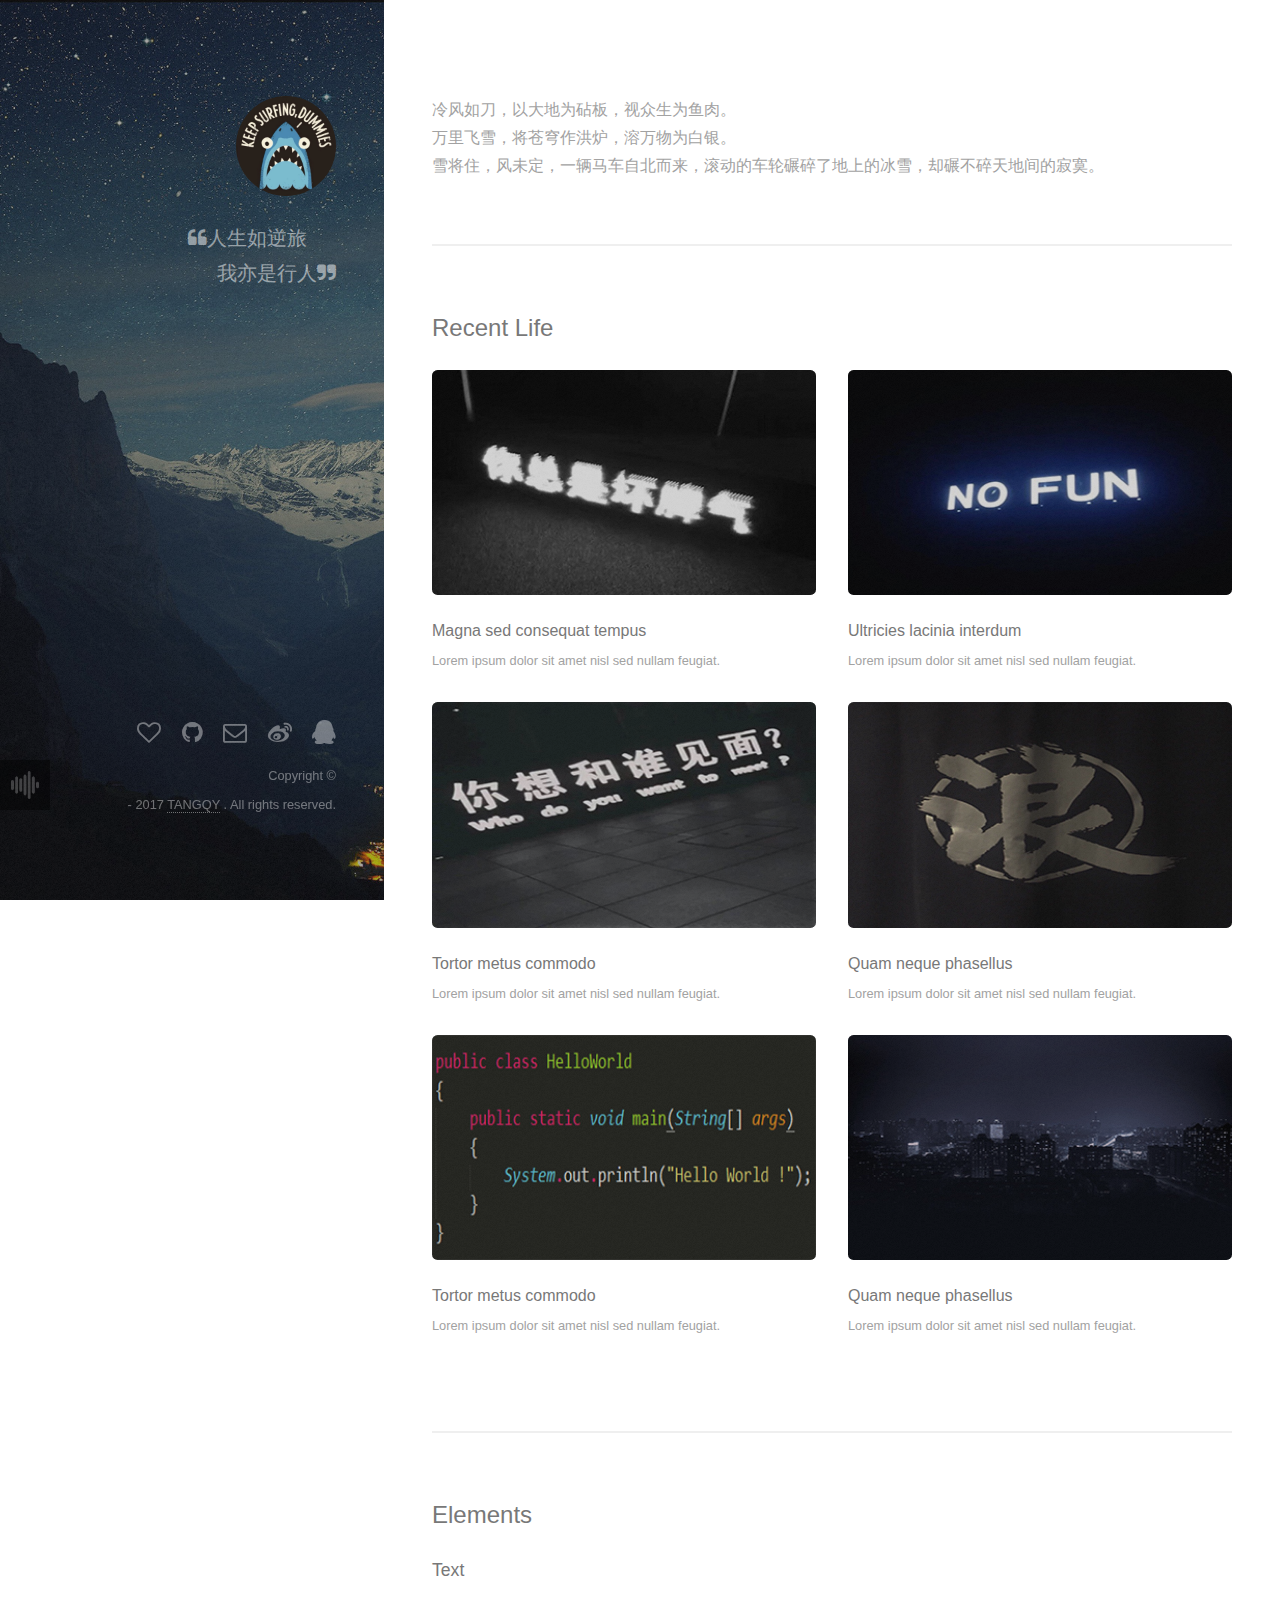
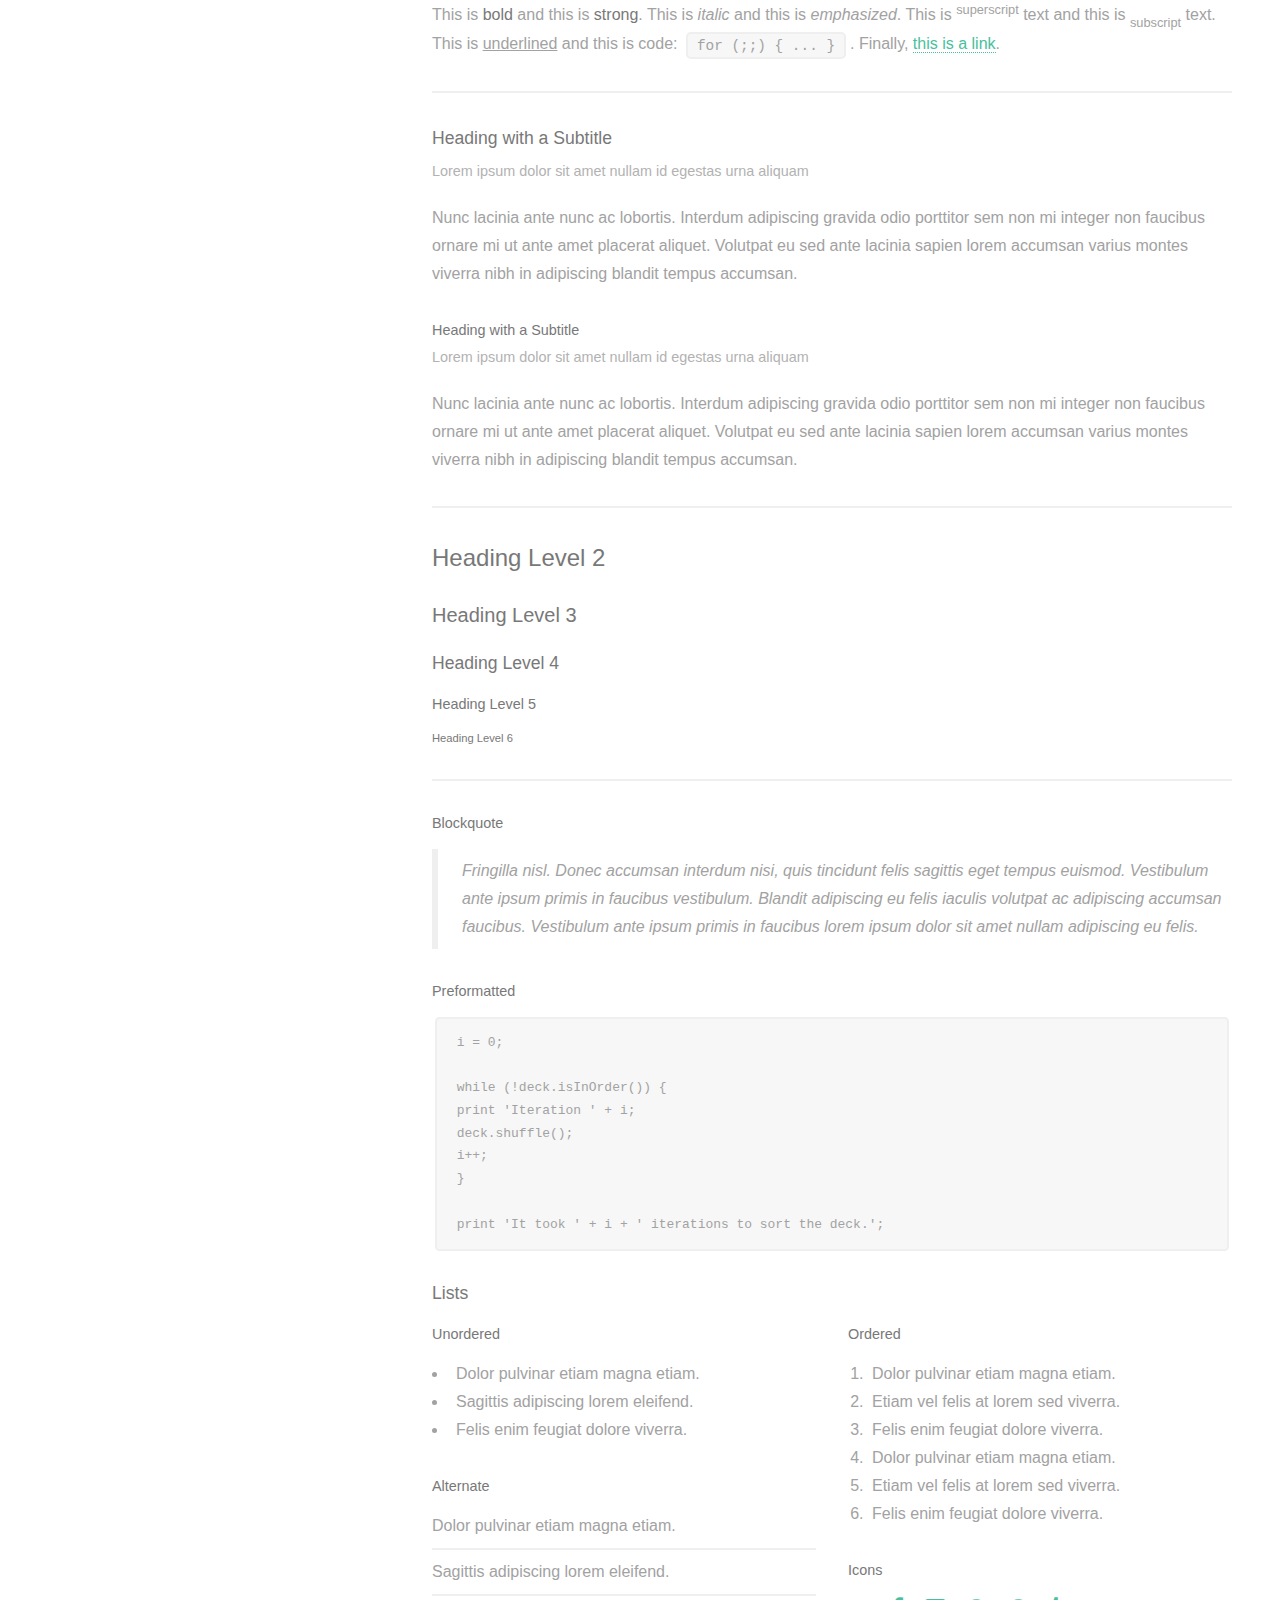
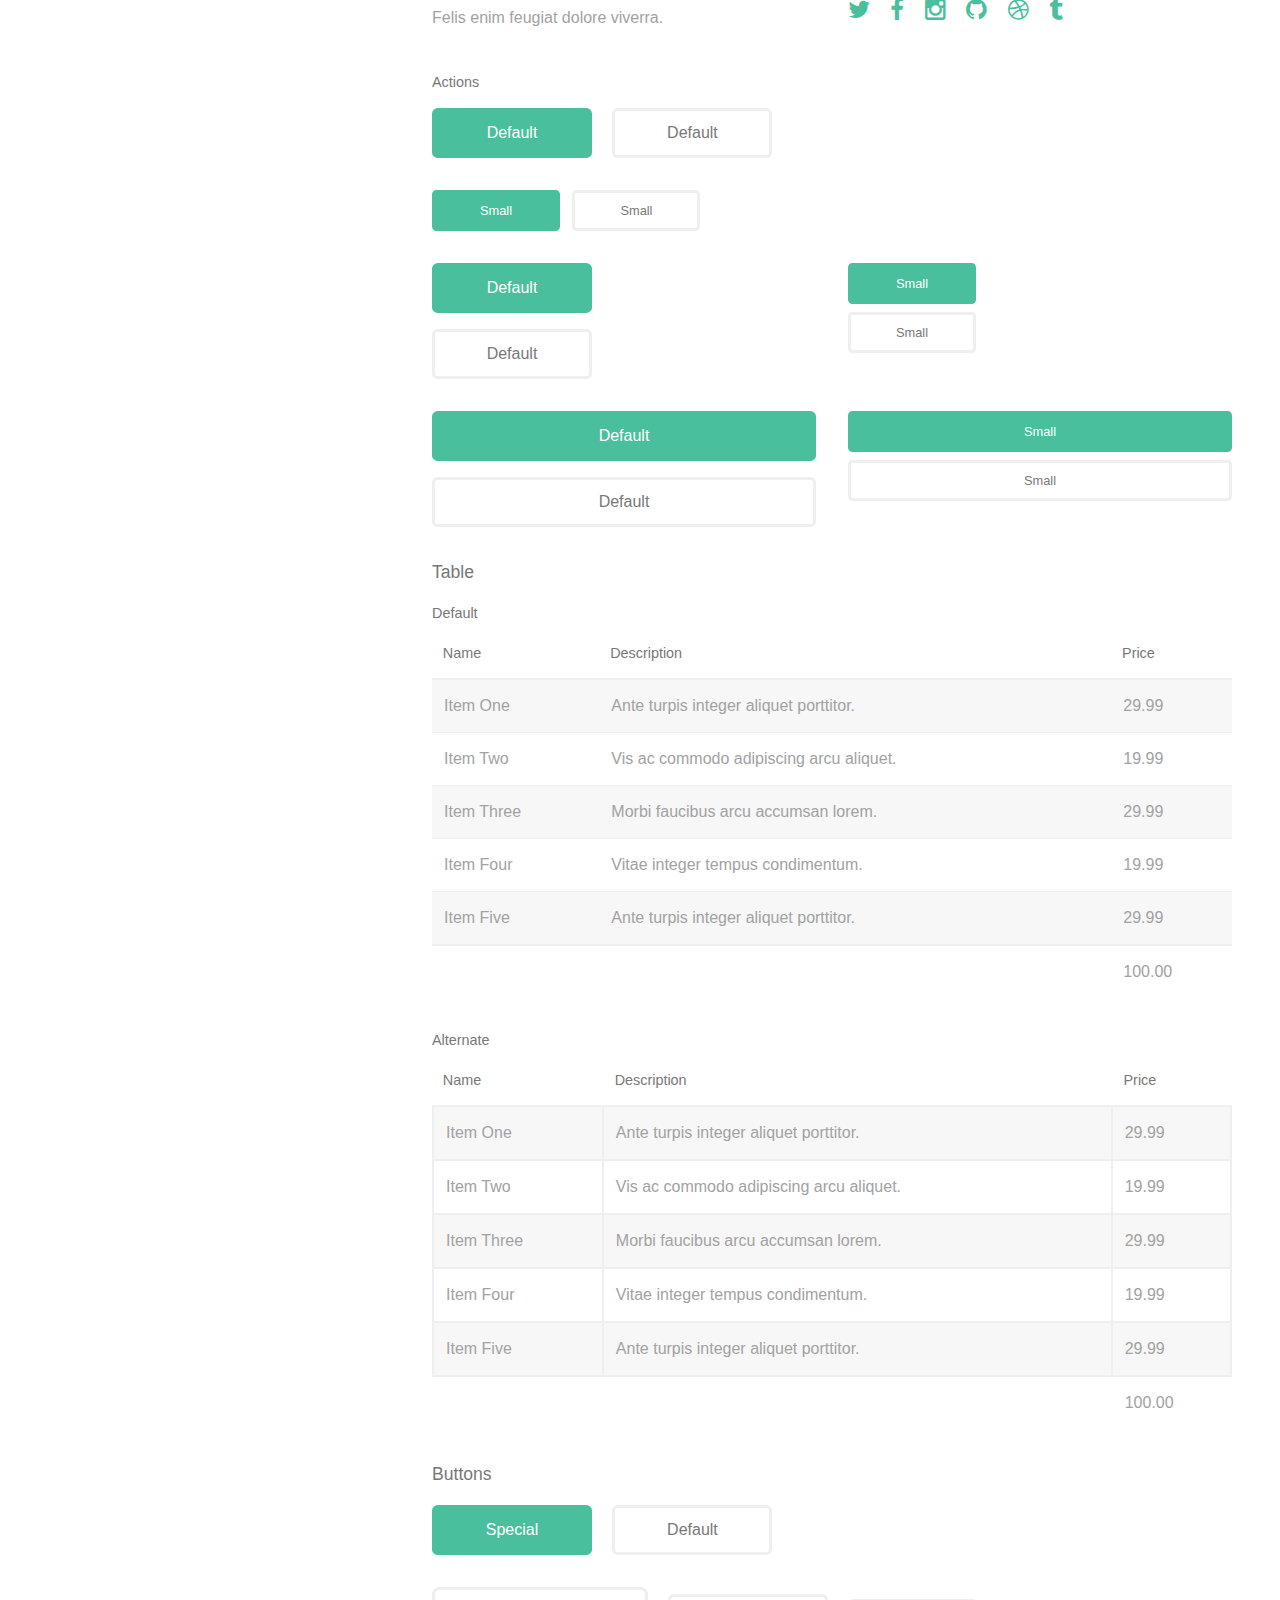
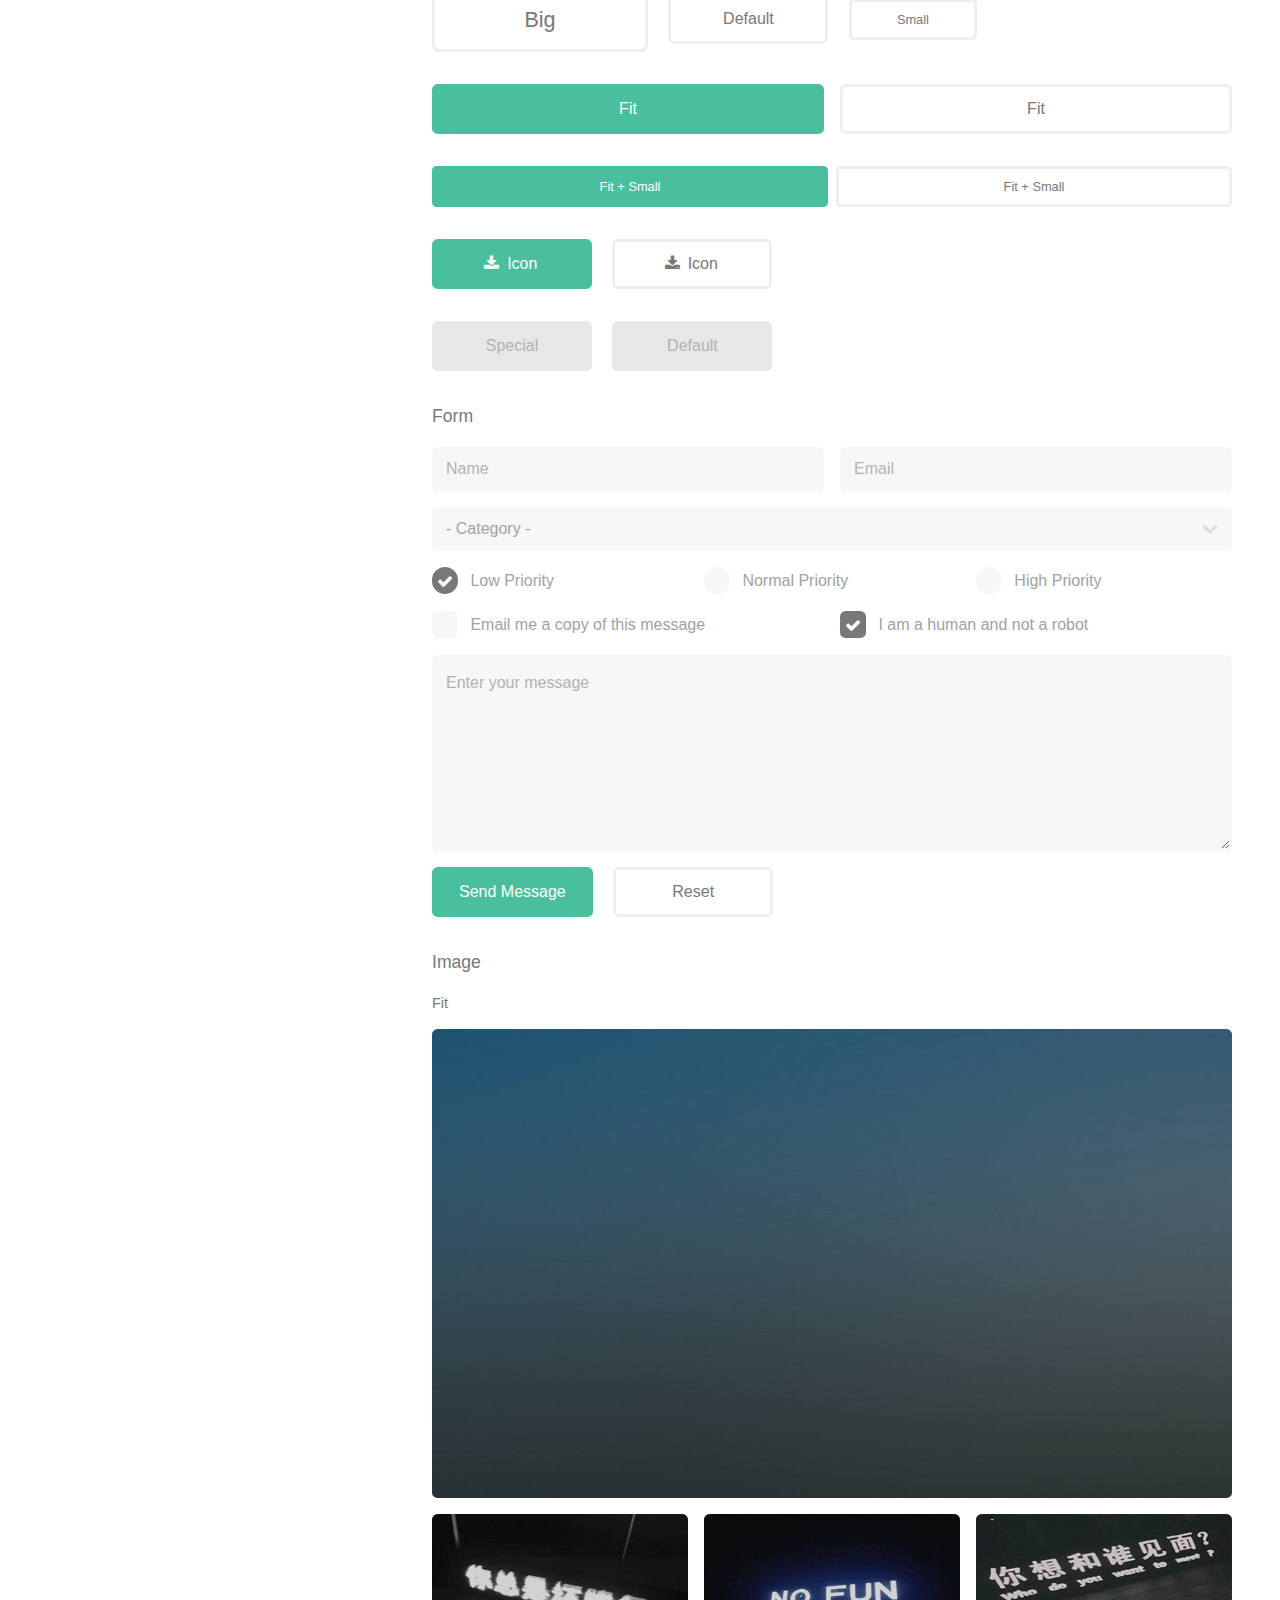
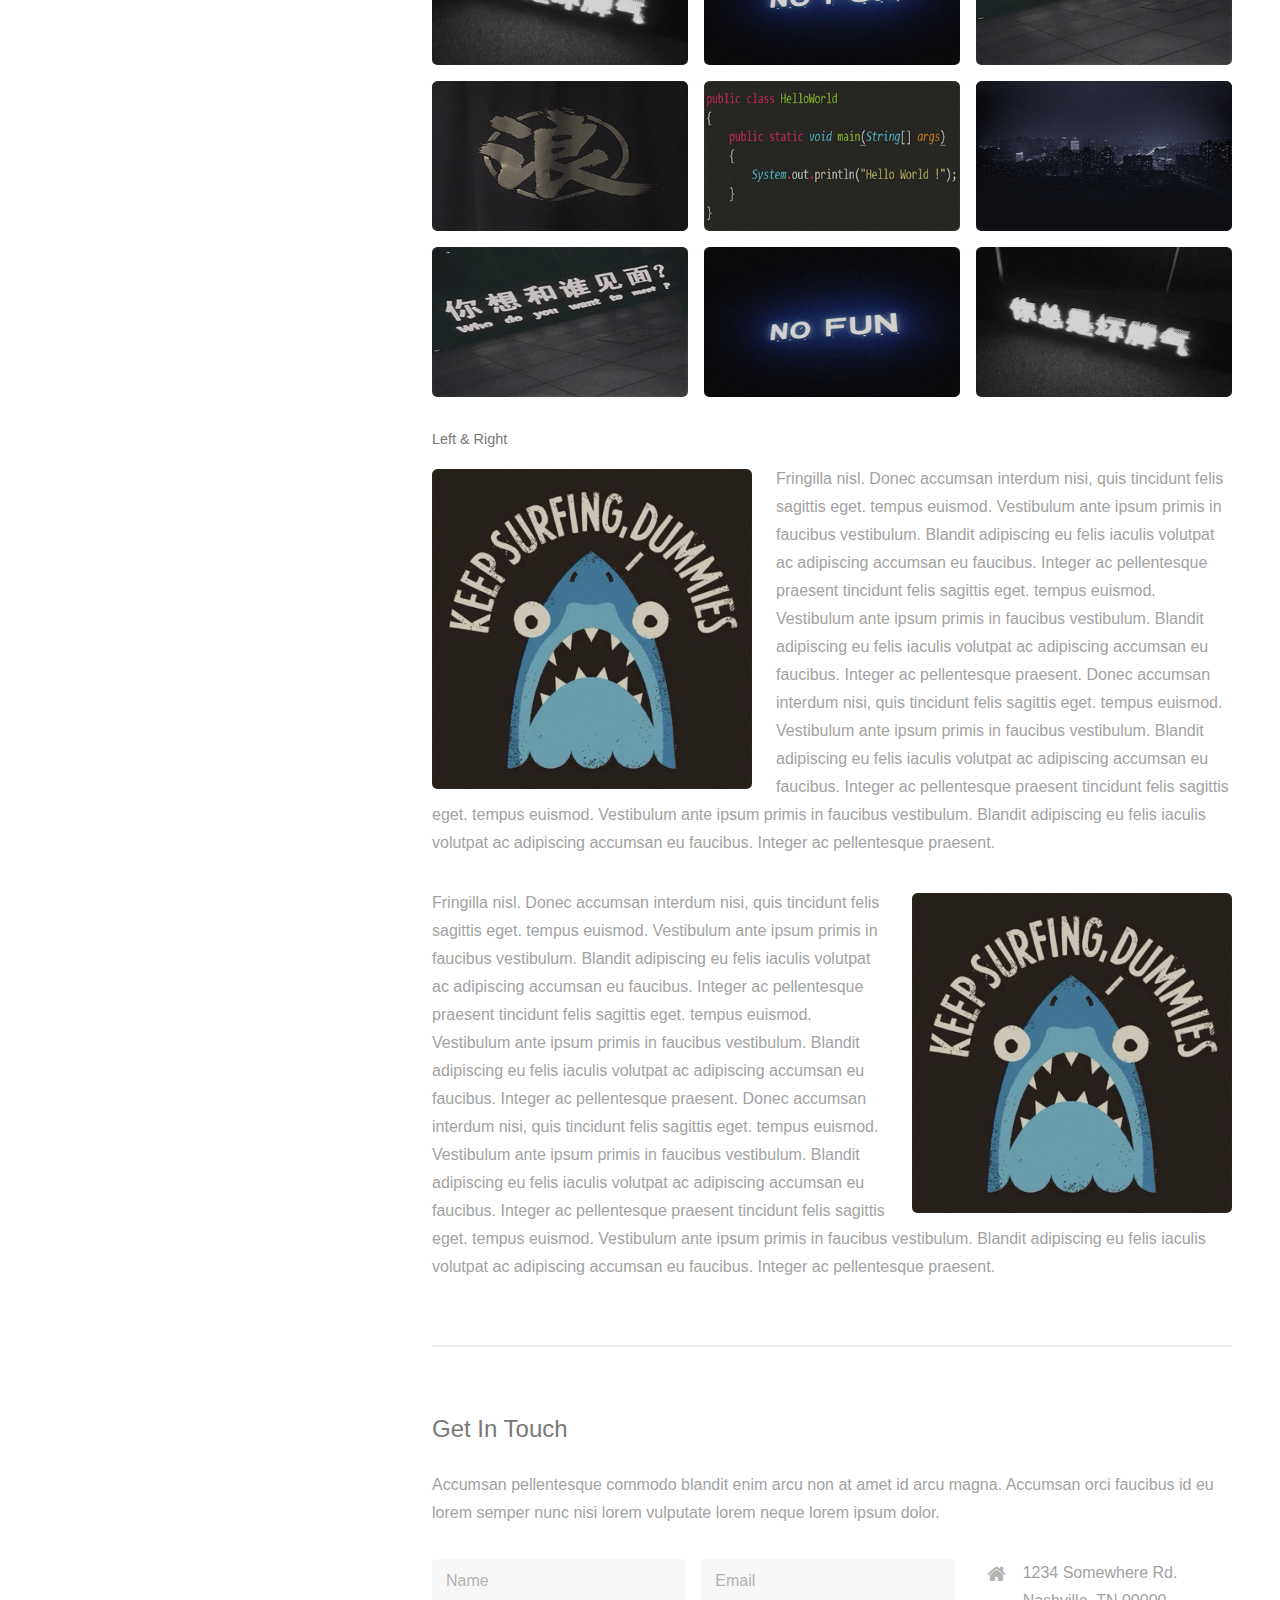
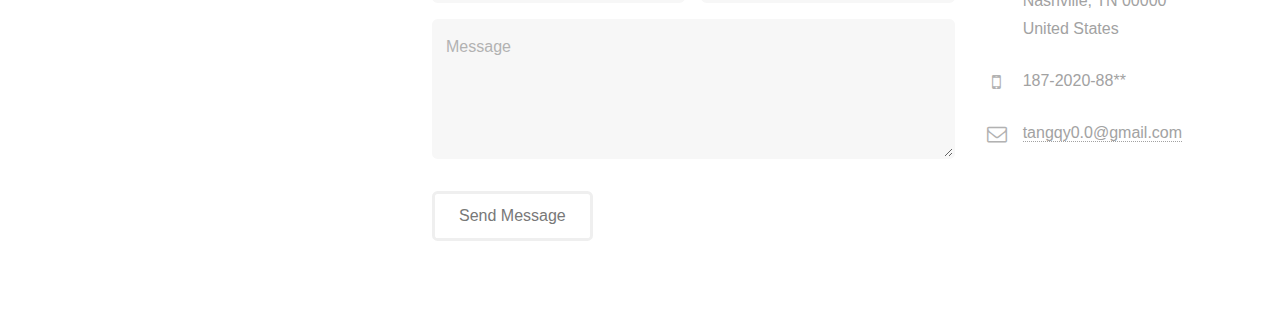
<file: index.html>
<!DOCTYPE HTML>
<html>
<head>
    <title>Coder Utopia</title>
    <meta http-equiv="content-type" content="text/html; charset=utf-8"/>
    <meta name="description" content=""/>
    <meta name="keywords" content=""/>

    <link rel="icon" type="image/x-icon" href="/images/favicon.png" media="screen"/><!--地址栏和标签上显示图标-->
    <link rel="Bookmark" href="/images/favicon.png"/><!--收藏夹显示图标-->

    <!--<link href="css/top.css" type="text/css" rel="stylesheet"/>-->
    <!--<script type="text/javascript" src="js/top.js"></script>-->

    <!--[if lte IE 8]>
    <script src="css/ie/html5shiv.js"></script><![endif]-->
    <script src="/js/jquery.min.js"></script>
    <script src="/js/jquery.poptrox.min.js"></script>
    <script src="/js/skel.min.js"></script>
    <script src="/js/init.js"></script>
    <noscript>
        <link rel="stylesheet" href="/css/skel.css"/>
        <link rel="stylesheet" href="/css/style.css"/>
        <link rel="stylesheet" href="/css/style-xlarge.css"/>
    </noscript>
    <!--[if lte IE 8]>
    <link rel="stylesheet" href="css/ie/v8.css"/><![endif]-->
    <style type="text/css">
        .mini_player {
            position: fixed;
            display: inline-block;
            bottom: 10%;
            left: 0;
            z-index: 6;
            width: 50px;
            height: 50px;
            background: #000000;
            cursor: pointer;
            opacity: 0.4;
        }
        .mini_player .pic {
            display: block;
            width: 28px;
            height: 28px;
            margin: 11px;
        }
        #music_player {
            position: fixed;
            bottom: 8%;
            left: 0;
            z-index: 6;
            display: none;
        }
        #music_player .close {
            position: absolute;
            right: 0;
            top: 0;
            width: 24px;
            height: 24px;
            z-index: 10;
            font-size: 28px;
            text-align: center;
            line-height: 23px;
            border: 1px solid #b9b9b9;
            color: #6f6f6f;
            border-radius: 50%;
            background-color: #f0f0f0;
            cursor: pointer;
        }
    </style>
    <script type="text/javascript">
        $(function(){
//            $('#submit_btn').click(function(){
//                window.open('http://tangqy.com/');
//            });
//
//            $('#close_btn').click(function(){
//                window.close();
//            });

            // Music播放器
            $('.mini_player').click(function(){
                $(this).hide();
                $('#music_player').show();
            });
            $('#music_player .close').click(function(){
                $('#music_player').hide();
                $('.mini_player').show();
            });

        });
    </script>
</head>
<body id="top">
<!--<a href="#" onclick="gotoTop();return false;" class="totop"></a>-->

<!-- Music -->
<div class="mini_player">
    <img src="/images/music.png" class="pic" alt="" />
</div>
<div id="music_player" >
    <div class="close" >×</div>
    <!--<iframe frameborder="no" border="0" marginwidth="0" marginheight="0" width=330 height=220 src="//music.163.com/outchain/player?type=0&id=760032385&auto=1&height=430"></iframe>-->
    <iframe frameborder="no" border="0" marginwidth="0" marginheight="0" width=330 height=110 src="//music.163.com/outchain/player?type=0&id=930954375&auto=1&height=90"></iframe>
</div>


<!-- Header -->
<header id="header">
    <a href="#" class="image avatar"><img src="/images/avatar.jpg" alt=""/></a>
    <h1>
        <div style="margin-right: 29px;"><i class="fa fa-quote-left"></i>人生如逆旅</div>
        <div style="margin-left: 29px;">我亦是行人<i class="fa fa-quote-right"></i></div>
    </h1>
</header>

<!-- Main -->
<div id="main">

    <!-- One -->
    <section id="one">
        <header class="major"">
            <!--<div style="font-size: 60px;color: black;">-->
                <!--&lt;!&ndash;Coder Utopia&ndash;&gt;-->
            <!--</div>-->
        </header>

        <p>
            冷风如刀，以大地为砧板，视众生为鱼肉。<br/>
            万里飞雪，将苍穹作洪炉，溶万物为白银。<br/>
            雪将住，风未定，一辆马车自北而来，滚动的车轮碾碎了地上的冰雪，却碾不碎天地间的寂寞。
        </p>
        <!--<ul class="actions">-->
            <!--<li><a href="#" class="button">BOlG &nbsp;&nbsp;>></a></li>-->
        <!--</ul>-->
    </section>

    <!-- Two -->
    <section id="two">
        <h2>Recent Life</h2>
        <div class="row">
            <article class="6u 12u$(3) work-item">
                <a href="images/fulls/001.jpeg" class="image fit thumb"><img src="/images/thumbs/01.jpg" alt=""/></a>
                <h3>Magna sed consequat tempus</h3>
                <p>Lorem ipsum dolor sit amet nisl sed nullam feugiat.</p>
            </article>
            <article class="6u$ 12u$(3) work-item">
                <a href="images/fulls/002.jpeg" class="image fit thumb"><img src="/images/thumbs/02.jpg" alt=""/></a>
                <h3>Ultricies lacinia interdum</h3>
                <p>Lorem ipsum dolor sit amet nisl sed nullam feugiat.</p>
            </article>
            <article class="6u 12u$(3) work-item">
                <a href="images/fulls/003.jpeg" class="image fit thumb"><img src="/images/thumbs/03.jpg" alt=""/></a>
                <h3>Tortor metus commodo</h3>
                <p>Lorem ipsum dolor sit amet nisl sed nullam feugiat.</p>
            </article>
            <article class="6u$ 12u$(3) work-item">
                <a href="images/fulls/004.jpeg" class="image fit thumb"><img src="/images/thumbs/04.jpg" alt=""/></a>
                <h3>Quam neque phasellus</h3>
                <p>Lorem ipsum dolor sit amet nisl sed nullam feugiat.</p>
            </article>
            <article class="6u 12u$(3) work-item">
                <a href="images/fulls/003.jpeg" class="image fit thumb"><img src="/images/thumbs/05.jpg" alt=""/></a>
                <h3>Tortor metus commodo</h3>
                <p>Lorem ipsum dolor sit amet nisl sed nullam feugiat.</p>
            </article>
            <article class="6u$ 12u$(3) work-item">
                <a href="images/fulls/004.jpeg" class="image fit thumb"><img src="/images/thumbs/06.jpg" alt=""/></a>
                <h3>Quam neque phasellus</h3>
                <p>Lorem ipsum dolor sit amet nisl sed nullam feugiat.</p>
            </article>
        </div>
        <!--<ul class="actions">-->
            <!--<li><a href="#" class="button">Full Portfolio</a></li>-->
        <!--</ul>-->
    </section>

    <!-- Four -->

    <section id="four">
        <h2>Elements</h2>

        <section>
            <h4>Text</h4>
            <p>This is <b>bold</b> and this is <strong>strong</strong>. This is <i>italic</i> and this is <em>emphasized</em>.
                This is <sup>superscript</sup> text and this is <sub>subscript</sub> text.
                This is <u>underlined</u> and this is code: <code>for (;;) { ... }</code>. Finally, <a href="#">this is a link</a>.</p>
            <hr/>
            <header>
                <h4>Heading with a Subtitle</h4>
                <p>Lorem ipsum dolor sit amet nullam id egestas urna aliquam</p>
            </header>
            <p>Nunc lacinia ante nunc ac lobortis. Interdum adipiscing gravida odio porttitor sem non mi integer non faucibus ornare mi ut ante amet
                placerat aliquet. Volutpat eu sed ante lacinia sapien lorem accumsan varius montes viverra nibh in adipiscing blandit tempus
                accumsan.</p>
            <header>
                <h5>Heading with a Subtitle</h5>
                <p>Lorem ipsum dolor sit amet nullam id egestas urna aliquam</p>
            </header>
            <p>Nunc lacinia ante nunc ac lobortis. Interdum adipiscing gravida odio porttitor sem non mi integer non faucibus ornare mi ut ante amet
                placerat aliquet. Volutpat eu sed ante lacinia sapien lorem accumsan varius montes viverra nibh in adipiscing blandit tempus
                accumsan.</p>
            <hr/>
            <h2>Heading Level 2</h2>
            <h3>Heading Level 3</h3>
            <h4>Heading Level 4</h4>
            <h5>Heading Level 5</h5>
            <h6>Heading Level 6</h6>
            <hr/>
            <h5>Blockquote</h5>
            <blockquote>Fringilla nisl. Donec accumsan interdum nisi, quis tincidunt felis sagittis eget tempus euismod. Vestibulum ante ipsum primis
                in faucibus vestibulum. Blandit adipiscing eu felis iaculis volutpat ac adipiscing accumsan faucibus. Vestibulum ante ipsum primis in
                faucibus lorem ipsum dolor sit amet nullam adipiscing eu felis.
            </blockquote>
            <h5>Preformatted</h5>
            <pre><code>i = 0;

while (!deck.isInOrder()) {
print 'Iteration ' + i;
deck.shuffle();
i++;
}

print 'It took ' + i + ' iterations to sort the deck.';</code></pre>
        </section>

        <section>
            <h4>Lists</h4>
            <div class="row">
                <div class="6u 12u$(3)">
                    <h5>Unordered</h5>
                    <ul>
                        <li>Dolor pulvinar etiam magna etiam.</li>
                        <li>Sagittis adipiscing lorem eleifend.</li>
                        <li>Felis enim feugiat dolore viverra.</li>
                    </ul>
                    <h5>Alternate</h5>
                    <ul class="alt">
                        <li>Dolor pulvinar etiam magna etiam.</li>
                        <li>Sagittis adipiscing lorem eleifend.</li>
                        <li>Felis enim feugiat dolore viverra.</li>
                    </ul>
                </div>
                <div class="6u$ 12u$(3)">
                    <h5>Ordered</h5>
                    <ol>
                        <li>Dolor pulvinar etiam magna etiam.</li>
                        <li>Etiam vel felis at lorem sed viverra.</li>
                        <li>Felis enim feugiat dolore viverra.</li>
                        <li>Dolor pulvinar etiam magna etiam.</li>
                        <li>Etiam vel felis at lorem sed viverra.</li>
                        <li>Felis enim feugiat dolore viverra.</li>
                    </ol>
                    <h5>Icons</h5>
                    <ul class="icons">
                        <li><a href="#" class="icon fa-twitter"><span class="label">Twitter</span></a></li>
                        <li><a href="#" class="icon fa-facebook"><span class="label">Facebook</span></a></li>
                        <li><a href="#" class="icon fa-instagram"><span class="label">Instagram</span></a></li>
                        <li><a href="#" class="icon fa-github"><span class="label">Github</span></a></li>
                        <li><a href="#" class="icon fa-dribbble"><span class="label">Dribbble</span></a></li>
                        <li><a href="#" class="icon fa-tumblr"><span class="label">Tumblr</span></a></li>
                    </ul>
                </div>
            </div>
            <h5>Actions</h5>
            <ul class="actions">
                <li><a href="#" class="button special">Default</a></li>
                <li><a href="#" class="button">Default</a></li>
            </ul>
            <ul class="actions small">
                <li><a href="#" class="button special small">Small</a></li>
                <li><a href="#" class="button small">Small</a></li>
            </ul>
            <div class="row">
                <div class="6u 12u$(2)">
                    <ul class="actions vertical">
                        <li><a href="#" class="button special">Default</a></li>
                        <li><a href="#" class="button">Default</a></li>
                    </ul>
                </div>
                <div class="6u$ 12u$(2)">
                    <ul class="actions vertical small">
                        <li><a href="#" class="button special small">Small</a></li>
                        <li><a href="#" class="button small">Small</a></li>
                    </ul>
                </div>
                <div class="6u 12u$(2)">
                    <ul class="actions vertical">
                        <li><a href="#" class="button special fit">Default</a></li>
                        <li><a href="#" class="button fit">Default</a></li>
                    </ul>
                </div>
                <div class="6u$ 12u$(2)">
                    <ul class="actions vertical small">
                        <li><a href="#" class="button special small fit">Small</a></li>
                        <li><a href="#" class="button small fit">Small</a></li>
                    </ul>
                </div>
            </div>
        </section>

        <section>
            <h4>Table</h4>
            <h5>Default</h5>
            <div class="table-wrapper">
                <table>
                    <thead>
                    <tr>
                        <th>Name</th>
                        <th>Description</th>
                        <th>Price</th>
                    </tr>
                    </thead>
                    <tbody>
                    <tr>
                        <td>Item One</td>
                        <td>Ante turpis integer aliquet porttitor.</td>
                        <td>29.99</td>
                    </tr>
                    <tr>
                        <td>Item Two</td>
                        <td>Vis ac commodo adipiscing arcu aliquet.</td>
                        <td>19.99</td>
                    </tr>
                    <tr>
                        <td>Item Three</td>
                        <td> Morbi faucibus arcu accumsan lorem.</td>
                        <td>29.99</td>
                    </tr>
                    <tr>
                        <td>Item Four</td>
                        <td>Vitae integer tempus condimentum.</td>
                        <td>19.99</td>
                    </tr>
                    <tr>
                        <td>Item Five</td>
                        <td>Ante turpis integer aliquet porttitor.</td>
                        <td>29.99</td>
                    </tr>
                    </tbody>
                    <tfoot>
                    <tr>
                        <td colspan="2"></td>
                        <td>100.00</td>
                    </tr>
                    </tfoot>
                </table>
            </div>

            <h5>Alternate</h5>
            <div class="table-wrapper">
                <table class="alt">
                    <thead>
                    <tr>
                        <th>Name</th>
                        <th>Description</th>
                        <th>Price</th>
                    </tr>
                    </thead>
                    <tbody>
                    <tr>
                        <td>Item One</td>
                        <td>Ante turpis integer aliquet porttitor.</td>
                        <td>29.99</td>
                    </tr>
                    <tr>
                        <td>Item Two</td>
                        <td>Vis ac commodo adipiscing arcu aliquet.</td>
                        <td>19.99</td>
                    </tr>
                    <tr>
                        <td>Item Three</td>
                        <td> Morbi faucibus arcu accumsan lorem.</td>
                        <td>29.99</td>
                    </tr>
                    <tr>
                        <td>Item Four</td>
                        <td>Vitae integer tempus condimentum.</td>
                        <td>19.99</td>
                    </tr>
                    <tr>
                        <td>Item Five</td>
                        <td>Ante turpis integer aliquet porttitor.</td>
                        <td>29.99</td>
                    </tr>
                    </tbody>
                    <tfoot>
                    <tr>
                        <td colspan="2"></td>
                        <td>100.00</td>
                    </tr>
                    </tfoot>
                </table>
            </div>
        </section>

        <section>
            <h4>Buttons</h4>
            <ul class="actions">
                <li><a href="#" class="button special">Special</a></li>
                <li><a href="#" class="button">Default</a></li>
            </ul>
            <ul class="actions">
                <li><a href="#" class="button big">Big</a></li>
                <li><a href="#" class="button">Default</a></li>
                <li><a href="#" class="button small">Small</a></li>
            </ul>
            <ul class="actions fit">
                <li><a href="#" class="button special fit">Fit</a></li>
                <li><a href="#" class="button fit">Fit</a></li>
            </ul>
            <ul class="actions fit small">
                <li><a href="#" class="button special fit small">Fit + Small</a></li>
                <li><a href="#" class="button fit small">Fit + Small</a></li>
            </ul>
            <ul class="actions">
                <li><a href="#" class="button special icon fa-download">Icon</a></li>
                <li><a href="#" class="button icon fa-download">Icon</a></li>
            </ul>
            <ul class="actions">
                <li><span class="button special disabled">Special</span></li>
                <li><span class="button disabled">Default</span></li>
            </ul>
        </section>

        <section>
            <h4>Form</h4>
            <form method="post" action="#">
                <div class="row uniform 50%">
                    <div class="6u 12u$(3)">
                        <input type="text" name="demo-name" id="demo-name" value="" placeholder="Name"/>
                    </div>
                    <div class="6u$ 12u$(3)">
                        <input type="email" name="demo-email" id="demo-email" value="" placeholder="Email"/>
                    </div>
                    <div class="12u$">
                        <div class="select-wrapper">
                            <select name="demo-category" id="demo-category">
                                <option value="">- Category -</option>
                                <option value="1">Manufacturing</option>
                                <option value="1">Shipping</option>
                                <option value="1">Administration</option>
                                <option value="1">Human Resources</option>
                            </select>
                        </div>
                    </div>
                    <div class="4u 12u$(2)">
                        <input type="radio" id="demo-priority-low" name="demo-priority" checked>
                        <label for="demo-priority-low">Low Priority</label>
                    </div>
                    <div class="4u 12u$(2)">
                        <input type="radio" id="demo-priority-normal" name="demo-priority">
                        <label for="demo-priority-normal">Normal Priority</label>
                    </div>
                    <div class="4u$ 12u(2)">
                        <input type="radio" id="demo-priority-high" name="demo-priority">
                        <label for="demo-priority-high">High Priority</label>
                    </div>
                    <div class="6u 12u$(2)">
                        <input type="checkbox" id="demo-copy" name="demo-copy">
                        <label for="demo-copy">Email me a copy of this message</label>
                    </div>
                    <div class="6u$ 12u$(2)">
                        <input type="checkbox" id="demo-human" name="demo-human" checked>
                        <label for="demo-human">I am a human and not a robot</label>
                    </div>
                    <div class="12u$">
                        <textarea name="demo-message" id="demo-message" placeholder="Enter your message" rows="6"></textarea>
                    </div>
                    <div class="12u$">
                        <ul class="actions">
                            <li><input type="submit" value="Send Message" class="special"/></li>
                            <li><input type="reset" value="Reset"/></li>
                        </ul>
                    </div>
                </div>
            </form>
        </section>

        <section>
            <h4>Image</h4>
            <h5>Fit</h5>
            <div class="box alt">
                <div class="row 50% uniform">
                    <div class="12u$"><span class="image fit"><img src="images/fulls/05.jpg" alt=""/></span></div>
                    <div class="4u"><span class="image fit"><img src="images/thumbs/01.jpg" alt=""/></span></div>
                    <div class="4u"><span class="image fit"><img src="images/thumbs/02.jpg" alt=""/></span></div>
                    <div class="4u$"><span class="image fit"><img src="images/thumbs/03.jpg" alt=""/></span></div>
                    <div class="4u"><span class="image fit"><img src="images/thumbs/04.jpg" alt=""/></span></div>
                    <div class="4u"><span class="image fit"><img src="images/thumbs/05.jpg" alt=""/></span></div>
                    <div class="4u$"><span class="image fit"><img src="images/thumbs/06.jpg" alt=""/></span></div>
                    <div class="4u"><span class="image fit"><img src="images/thumbs/03.jpg" alt=""/></span></div>
                    <div class="4u"><span class="image fit"><img src="images/thumbs/02.jpg" alt=""/></span></div>
                    <div class="4u$"><span class="image fit"><img src="images/thumbs/01.jpg" alt=""/></span></div>
                </div>
            </div>
            <h5>Left &amp; Right</h5>
            <p><span class="image left"><img src="images/avatar.jpg" alt=""/></span>Fringilla nisl. Donec accumsan interdum nisi, quis tincidunt felis
                sagittis eget. tempus euismod. Vestibulum ante ipsum primis in faucibus vestibulum. Blandit adipiscing eu felis iaculis volutpat ac
                adipiscing accumsan eu faucibus. Integer ac pellentesque praesent tincidunt felis sagittis eget. tempus euismod. Vestibulum ante ipsum
                primis in faucibus vestibulum. Blandit adipiscing eu felis iaculis volutpat ac adipiscing accumsan eu faucibus. Integer ac
                pellentesque praesent. Donec accumsan interdum nisi, quis tincidunt felis sagittis eget. tempus euismod. Vestibulum ante ipsum primis
                in faucibus vestibulum. Blandit adipiscing eu felis iaculis volutpat ac adipiscing accumsan eu faucibus. Integer ac pellentesque
                praesent tincidunt felis sagittis eget. tempus euismod. Vestibulum ante ipsum primis in faucibus vestibulum. Blandit adipiscing eu
                felis iaculis volutpat ac adipiscing accumsan eu faucibus. Integer ac pellentesque praesent.</p>
            <p><span class="image right"><img src="images/avatar.jpg" alt=""/></span>Fringilla nisl. Donec accumsan interdum nisi, quis tincidunt
                felis sagittis eget. tempus euismod. Vestibulum ante ipsum primis in faucibus vestibulum. Blandit adipiscing eu felis iaculis volutpat
                ac adipiscing accumsan eu faucibus. Integer ac pellentesque praesent tincidunt felis sagittis eget. tempus euismod. Vestibulum ante
                ipsum primis in faucibus vestibulum. Blandit adipiscing eu felis iaculis volutpat ac adipiscing accumsan eu faucibus. Integer ac
                pellentesque praesent. Donec accumsan interdum nisi, quis tincidunt felis sagittis eget. tempus euismod. Vestibulum ante ipsum primis
                in faucibus vestibulum. Blandit adipiscing eu felis iaculis volutpat ac adipiscing accumsan eu faucibus. Integer ac pellentesque
                praesent tincidunt felis sagittis eget. tempus euismod. Vestibulum ante ipsum primis in faucibus vestibulum. Blandit adipiscing eu
                felis iaculis volutpat ac adipiscing accumsan eu faucibus. Integer ac pellentesque praesent.</p>
        </section>

    </section>

    <section id="three">
        <h2>Get In Touch</h2>
        <p>Accumsan pellentesque commodo blandit enim arcu non at amet id arcu magna. Accumsan orci faucibus id eu lorem semper nunc nisi lorem
            vulputate lorem neque lorem ipsum dolor.</p>
        <div class="row">
            <div class="8u 12u$(2)">
                <form method="post" action="#">
                    <div class="row uniform 50%">
                        <div class="6u 12u$(3)"><input type="text" name="name" id="name" placeholder="Name"/></div>
                        <div class="6u$ 12u$(3)"><input type="email" name="email" id="email" placeholder="Email"/></div>
                        <div class="12u$"><textarea name="message" id="message" placeholder="Message" rows="4"></textarea></div>
                    </div>
                </form>
                <ul class="actions">
                    <li><input type="submit" value="Send Message"/></li>
                </ul>
            </div>
            <div class="4u$ 12u$(2)">
                <ul class="labeled-icons">
                    <li>
                        <h3 class="icon fa-home"><span class="label">Address</span></h3>
                        1234 Somewhere Rd.<br/>
                        Nashville, TN 00000<br/>
                        United States
                    </li>
                    <li>
                        <h3 class="icon fa-mobile"><span class="label">Phone</span></h3>
                        187-2020-88**
                    </li>
                    <li>
                        <h3 class="icon fa-envelope-o"><span class="label">Email</span></h3>
                        <a href="mailto:tangqy0.0@gmail.com">tangqy0.0@gmail.com</a>
                    </li>
                </ul>
            </div>
        </div>
    </section>

</div>

<!-- Footer -->
<footer id="footer">
    <ul class="icons">
        <!---->
        <li><a href="love.html" target="_blank" class="icon fa-heart-o"><span class="label">MYLOVE</span></a></li>
        <li><a href="https://github.com/tangqy666" target="_blank" class="icon fa-github"><span class="label">Github</span></a></li>
        <li><a href="mailto:tangqy0.0@gmail.com"  class="icon fa-envelope-o"><span class="label">Email</span></a></li>
        <li><a href="https://m.weibo.cn/u/5559464925" target="_blank" class="icon fa-weibo"><span class="label">weibo</span></a></li>
        <li><a href="tencent://message/?uin=575888084&Site='tangqy'&Menu=yes'"  class="icon fa-qq"><span class="label">QQ</span></a>
        </li>
    </ul>
    <ul class="copyright">
        <!--Copyright © 2004 Adobe Systems Incorporated. All rights reserved.-->
        <li>Copyright &copy;</li>
        <li>- 2017 <a href="http://www.tangqy.org/" title="tangqy">TANGQY</a> . All rights reserved.</li>
    </ul>
</footer>

</body>
</html>
</file>
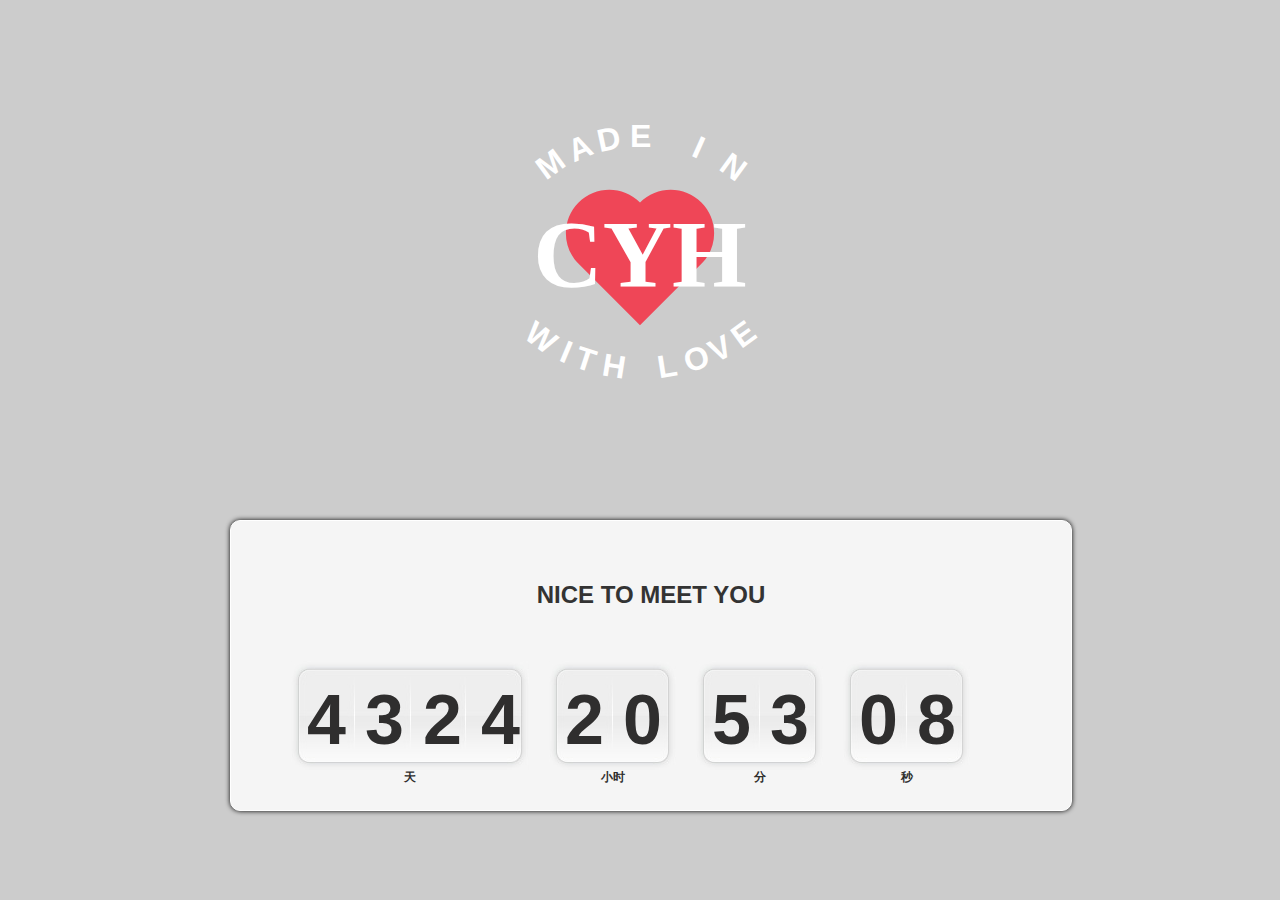
<file: love.html>
<!DOCTYPE html>
<html>
<head>
    <title>MYLOVE</title>
    <meta charset="UTF-8">
    <meta http-equiv="content-type" content="text/html; charset=utf-8"/>
    <meta name="description" content=""/>
    <meta name="keywords" content=""/>

    <link rel="icon" type="image/x-icon" href="images/love/favicon.png" media="screen"/><!--地址栏和标签上显示图标-->
    <link rel="Bookmark" href="images/love/favicon.png"/><!--收藏夹显示图标-->

    <link rel="stylesheet" href="css/love_a.css"/>
    <link rel="stylesheet" href="css/love_b.css"/>
    <!--<link rel="stylesheet" href="css/love_c.css"/>-->
    <!--<link rel="stylesheet" type="text/css" href="css/bootstrap-3.3.4.css">-->
    <script src="js/prefixfree.min.js"></script>
    <script type="text/javascript" src='js/jquery.min.js'></script>
    <script type="text/javascript" src='js/jquery.lettering.js'></script>
    <script src="js/jquery.lwtCountdown-1.0.js"></script>

    <script type="text/javascript">
        $(document).ready(function () {
            $("#top").lettering();
            $("#bottom").lettering();

        });
    </script>

</head>

<body>

<div class="container bg">
    <div class="hometown">
        <div class="heart"></div>
        <div id="top">Made in</div>
        <div class="city">CYH</div>
        <div id="bottom">With love</div>
    </div>
</div>


<div class="container" style="width: 500px;">
    <div class="timer-box">
        <h5> NICE TO MEET YOU </h5>
        <div id="countdown">
            <div class="dash_day days_dash">
                <span class="dash_day_title">天</span>
                <div class="digit">1</div>
                <div class="digit">0</div>
                <div class="digit">0</div>
                <div class="digit">0</div>
            </div>

            <div class="dash hours_dash">
                <span class="dash_title">小时</span>
                <div class="digit">0</div>
                <div class="digit">0</div>
            </div>

            <div class="dash minutes_dash">
                <span class="dash_title">分</span>
                <div class="digit">0</div>
                <div class="digit">0</div>
            </div>

            <div class="dash seconds_dash">
                <span class="dash_title">秒</span>
                <div class="digit">0</div>
                <div class="digit">0</div>
            </div>
        </div> <!-- end of countdown -->
    </div><!--/timer-box-->
</div><!--/container-->

<!-- start of the javascript code that handles the countdown -->
<script language="javascript" type="text/javascript">
    jQuery(document).ready(function () {
        $('#countdown').countDown({targetDate: {'day': 0, 'month': 0, 'year': 0, 'hour': 0, 'min': 0, 'sec': 0}});
    });
</script>

</body>
</html>
</file>
<file: css/top.css>
/* CSS Document */
*{margin:0;padding:0;list-style:none;border:none;}
body{height:2000px;background:#fafafa;}
.totop{position:fixed;right:25px;bottom:25px;display:block;width:26px;height:62px;background:url(../images/rocket.png) no-repeat 0 0;-webkit-transition: all 0.2s ease-in-out;}
.totop:hover{background:url(../images/rocket.png) no-repeat 0 -62px;}
</file>
<file: css/style-xlarge.css>
/*
	Strata by HTML5 UP
	html5up.net | @n33co
	Free for personal and commercial use under the CCA 3.0 license (html5up.net/license)
*/

/* Basic */

	body, input, select, textarea {
		font-size: 12pt;
	}
</file>
<file: css/love_a.css>
body {
    background-color: #ccc;
}
.container {
    width: 512px;
    height: 380px;
    margin: auto;
    margin-top: 0;
}

.heart {
    z-index: 1;
    width: 150px;
    height: 150px;
    position: absolute;
    top: 50%;
    margin-top: -75px;
    left: 50%;
    margin-left: -75px;
    background-size: 100%;
    background-repeat: no-repeat;
    background-image:url("[data-uri]");
}
.hometown {
    font-family:'Inconsolata', sans-serif;
    font-weight: bold;
    font-size: 2.0em;
    text-transform: uppercase;
    position: relative;
    z-index: 1;
    width: 512px;
    height: 512px;
    color: #FFF;
}
#top {
    width: 200px;
    margin: auto;
    position: relative;
}
#top span {
    height: 350px;
    position: absolute;
    width: 20px;
    left: 50%;
    margin-left: -10px;
    top: 110px;
}
.char1 {
    transform: rotate(-36deg);
}
.char2 {
    transform: rotate(-23deg);
}
.char3 {
    transform: rotate(-12deg);
}
.char4 {
    transform: rotate(0deg);
}
.char5 {
    transform: rotate(12deg);
}
.char6 {
    transform: rotate(24deg);
}
.char7 {
    transform: rotate(36deg);
}

#bottom span {
    height: 350px;
    line-height: 700px;
    position: absolute;
    width: 20px;
    left: 50%;
    margin-left: -10px;
    top: 10px;
}

#bottom .char1 {
    transform: rotate(36deg);
}
#bottom .char2 {
    transform: rotate(23deg);
}
#bottom .char3 {
    transform: rotate(18deg);
}
#bottom .char4 {
    transform: rotate(9deg);
}
#bottom .char5 {
    transform: rotate(0deg);
}
#bottom .char6 {
    transform: rotate(-9deg);
}
#bottom .char7 {
    transform: rotate(-18deg);
}
#bottom .char8 {
    transform: rotate(-27deg);
}
#bottom .char9 {
    transform: rotate(-36deg);
}

.city {
    font-family:"Hammersmith One";
    display: inline-block;
    width: 100%;
    height: 300px;
    padding-top: 45px;
    text-align: center;
    font-size: 3.0em;
    z-index: 100;
    position: absolute;
    top: 50%;
    margin-top: -110px;
}

.heart {
    animation: HEARTBEAT 2.5s infinite;
}
#top span {
    animation: BOUNCE 2.5s infinite;
}

@keyframes HEARTBEAT {
    0% {
        transform: scale(1);
    }
    5% {
        transform: scale(1.3);
    }
    10% {
        transform: scale(1.1);
    }
    15% {
        transform: scale(1.5);
    }
    50% {
        transform: scale(1);
    }
    100% {
        transform: scale(1);
    }
}
@keyframes BOUNCE {
    0% {
        top: 110px;
    }
    10% {
        top: 80px;
    }
    15% {
        top: 85px;
    }
    20% {
        top: 70px;
    }
    75% {
        top: 110px;
    }
    100% {
        top: 110px;
    }
}
</file>
<file: css/love_b.css>
@charset "utf-8";
/* CSS Document */

/*body { background-position: center top #333; background-image: url(img/bg.jpg); background-color: #090D16; }*/
	
li {
	list-style: none;
	}
a {
	text-decoration: none;
	transition: all 0.4s ease 0s;
}

.container {
	max-width: 1200px;
	height: auto;
	}

.header {
	width: 100%;
	height: auto;
	}
	
.header h1 {
	font-size: 80px;
	color: #fff;
	text-align: center;
	font-family: 'Lato', sans-serif;
	text-transform:uppercase;
	margin-top: 300px;
	}
	
.timer-box {
	background: #f5f5f5;
	padding: 20px 20px;
	width: 800px;
	margin: 0px auto;
	margin-left: -160px;
	
	-webkit-border-radius: 10px;
	-moz-border-radius: 10px;
	border-radius: 10px;
	
	-moz-box-shadow: 0 0 5px #000;
	-webkit-box-shadow: 0 0 5px#000;
	box-shadow: 0 0 5px #000;
	border: 1px solid #fff;
	}
	
.timer-box h5 {
	font-size:24px;
	color: #333;
	text-align: center;
	font-family: 'Open Sans', sans-serif;
	}


/** Countdown */

#countdown {
	max-width:747px;
	height:auto;
	margin: 0px auto;
	display: inline-block;
	margin-top: 12px;
}
.dash {
	width: 127px;
	height: 125px;
	background: transparent url("../images/love/t-box.jpg") 0 0 no-repeat;
	float: left;
	margin-left: 20px;
	position: relative;
}
.dash_day {
	width: 238px;
	height: 125px;
	background: transparent url("../images/love/day-box.jpg") 0 0 no-repeat;
	float: left;
	margin-left: 40px;
	position: relative;
}

.dash_day_title {
	position: absolute;
	display: block;
	bottom: 0px;
	text-align:center;
	font-weight:bold;
	width:238px;
	font-size: 12px;
	color: #2f2e2e;
	
}

.dash .digit {
	font-size: 70px;
	font-weight: bold;
	float: left;
	width: 45px;
	text-align: center;
	font-family: Arial;
	color: #2f2e2e;
	position: relative;
	margin: 10px 0 0 13px;
	padding-top:9px;
}

.dash_day .digit {
	font-size: 70px;
	font-weight: bold;
	float: left;
	width: 45px;
	text-align: center;
	font-family: Arial;
	color: #2f2e2e;
	position: relative;
	margin: 10px 0 0 13px;
	padding-top:9px;
}

.dash_title {
	position: absolute;
	display: block;
	bottom: 0px;
	text-align:center;
	font-weight:bold;
	width:127px;
	font-size: 12px;
	color: #2f2e2e;
	
}


ul.social-link {
	text-align: center;
	margin: 0px;
	padding: 0px;
	margin-top: 25px;
	}
	
ul.social-link li {
	display: inline-block;
	margin-right: 20px;
	}
</file>
<file: css/love_c.css>
/*===================================================*/
/* 1. GENERAL TYPOGRAPHY */
/*===================================================*/

/*-----------------------------------*/
/* Fonts */
/*-----------------------------------*/

@import url(http://fonts.googleapis.com/css?family=Open+Sans:300italic,400italic,600italic,700italic,800italic,300,400,600,700,800);

/*-----------------------------------*/
/* Global Reset */
/*-----------------------------------*/

html, body, div, span, applet, object, iframe, h1, h2, h3, h4, h5, h6, p, blockquote, pre, a, abbr, acronym, address, big, cite, code, del, dfn, em, img, ins, kbd, q, s, samp, small, strike, strong, sub, sup, tt, var, b, u, i, center, dl, dt, dd, ol, ul, li, fieldset, form, label, legend, table, caption, tbody, tfoot, thead, tr, th, td, article, aside, canvas, details, embed, figure, figcaption, footer, header, hgroup, menu, nav, output, ruby, section, summary, time, mark, audio, video {
	margin: 0;
	padding: 0;
	border: 0;
	font-size: 100%;
	font: inherit;
	vertical-align: baseline; }
article, aside, details, figcaption, figure, footer, header, hgroup, menu, nav, section {
	display: block}
body {
	line-height: 1; }
ol, ul {
	list-style: none; }
blockquote, q {
	quotes: none; }
blockquote:before, blockquote:after, q:before, q:after {
	content: '';
	content: none; }
table {
	border-collapse: collapse;
	border-spacing: 0}

html { font-size: 100%; -webkit-text-size-adjust: 100%; -ms-text-size-adjust: 100%; -webkit-font-smoothing: antialiased; }

/*-----------------------------------*/
/* General Styles */
/*-----------------------------------*/

body { font-family: 'Open Sans', sans-serif; font-weight: 400; color: #8e8071; font-size: 13px; position: relative; background-repeat: no-repeat; background-position: center center; }
::-moz-selection {
	background: #aba98c;
	color: #000;
	text-shadow: none;
}
::selection {
	background: #aba98c;
	color: #333;
	text-shadow: none;
}
a:hover,
a:focus {
	color: #8D8569;
	text-decoration: none;
}
a:active{background-color: transparent;}

input, textarea, input[type="submit"]:focus, div {
    outline: 0 none;
    font-family: 'Open Sans', sans-serif;
}
button, input, select, textarea {vertical-align: top; margin: 0;}

.alpha{margin-left:0 !important;}
.omega{margin-right:0 !important;}

.no-radius{
    -webkit-border-radius: 0 !important;
    -moz-border-radius: 0 !important;
    border-radius: 0 !important;
}

/*-----------------------------------*/
/* Clear Floats */
/*-----------------------------------*/

html body * span.clear,
html body * div.clear,
html body * li.clear,
html body * dd.clear {
	background: none;
	border: 0;
	clear: both;
	display: block;
	float: none;
	font-size: 0;
	list-style: none;
	margin: 0;
	padding: 0;
	overflow: hidden;
	visibility: hidden;
	width: 0;
	height: 0;
}

.clearfix {
	*zoom: 1;
}
.clearfix:before,
.clearfix:after {
	display: table;
	line-height: 0;
	content: "";
}
.clearfix:after {
	clear: both;
}

/*-----------------------------------*/
/* Typography */
/*-----------------------------------*/

h1, h2, h3, h4, h5, h6 {
	color: #5c5146;
    font-weight: 400;
    letter-spacing: -1px;
	line-height:1.2em;
	margin-bottom:.8em;
}
h4, h5, h6{color: #e86741;}

h1{font-size:27px}
h2{font-size:24px}
h3{font-size:21px}
h4{font-size:19px}
h5{font-size:17px}
h6{font-size:15px}

em{font-style: italic;}
strong{font-weight: 700;}
small{font-size: 85%;}

i{
	position: relative;
	top: 0;
	left: 0;
	display: inline-block;
	overflow: hidden;
	text-decoration: none;
	font-style: normal;
	background-repeat: no-repeat;
	margin-right: 15px;
}
p{
    line-height: 19px;
	margin-bottom: 16px;
}
.margin-10{margin-bottom:10px;}
.margin-20{margin-bottom:20px;}
.margin-30{margin-bottom:30px;}
.margin-40{margin-bottom:40px;}
.margin-50{margin-bottom:50px;}

/*-----------------------------------*/
/* Buttons */
/*-----------------------------------*/

/* foo classes */
.buttons-wrap{margin-bottom: 30px;}
.buttons-wrap .inner{padding: 49px 43px 27px;}
.buttons{margin-bottom:26px;}
.tabs_framed.styled .buttons{margin-bottom:14px;}
.buttons .btn{margin-right:10px; margin-bottom:10px;}

@media (min-width: 992px) and (max-width: 1199px){
    .tabs_framed.styled .buttons .btn{margin-right:0;}
}

@media (max-width:479px){
	.buttons-wrap .inner{padding: 26px 20px 5px;}
}

/* end foo classes */

.btn:hover, .btn:focus {
    -webkit-transition: background-position .0s linear;
    -moz-transition: background-position .0s linear;
    -o-transition: background-position .0s linear;
    transition: background-position .0s linear;
}
.btn:active, .btn.active {
    -webkit-box-shadow: none;
    -moz-box-shadow: none;
    box-shadow: none;
}
.btn:hover, .btn:focus, .btn:active, .btn.active, .btn.disabled, .btn[disabled] {
    background-color: transparent;
    color:#fff;
}
.btn{
    display:inline-block;
    padding: 0;
    border: 0 none;
}
.btn span,
.btn input{
    display: block;
    height: 45px;
    line-height: 41px;
    border: 1px solid #c44a28;
    padding: 0 25px;
    -webkit-border-radius: 5px;
    -moz-border-radius: 5px;
    border-radius: 5px;
    -webkit-box-shadow: inset 0 1px 1px rgba(255,255,255,0.5), 1px 2px 5px rgba(154,125,108,0.6);
    -moz-box-shadow: inset 0 1px 1px rgba(255,255,255,0.5), 1px 2px 5px rgba(154,125,108,0.6);
    box-shadow: inset 0 1px 1px rgba(255,255,255,0.5), 1px 2px 5px rgba(154,125,108,0.6);
    font-size: 16px;
    font-weight: 400;
    color: #fff;
    white-space: nowrap;
    text-shadow:none;
    background: rgb(233,106,70);
    background: url([data-uri]);
    background: -moz-linear-gradient(top,  rgb(237,231,230) 0%, rgb(233,106,70) 2%, rgb(228,88,53) 100%);
    background: -webkit-gradient(linear, left top, left bottom, color-stop(0%,rgb(237,231,230)), color-stop(2%,rgb(233,106,70)), color-stop(100%,rgb(228,88,53)));
    background: -webkit-linear-gradient(top,  rgb(237,231,230) 0%,rgb(233,106,70) 2%,rgb(228,88,53) 100%);
    background: -o-linear-gradient(top,  rgb(237,231,230) 0%,rgb(233,106,70) 2%,rgb(228,88,53) 100%);
    background: -ms-linear-gradient(top,  rgb(237,231,230) 0%,rgb(233,106,70) 2%,rgb(228,88,53) 100%);
    background: linear-gradient(to bottom,  rgb(237,231,230) 0%,rgb(233,106,70) 2%,rgb(228,88,53) 100%);
    filter: progid:DXImageTransform.Microsoft.gradient( startColorstr='#ede7e6', endColorstr='#e45835',GradientType=0 );
}

.btn:hover span, .btn.hover span, .btn:focus span, .btn:hover input, .btn.hover input, .btn:focus input{
    background: rgb(238,135,101);
    background: url([data-uri]);
    background: -moz-linear-gradient(top,  rgb(237,231,230) 0%, rgb(238,135,101) 2%, rgb(228,88,53) 100%);
    background: -webkit-gradient(linear, left top, left bottom, color-stop(0%,rgb(237,231,230)), color-stop(2%,rgb(238,135,101)), color-stop(100%,rgb(228,88,53)));
    background: -webkit-linear-gradient(top,  rgb(237,231,230) 0%,rgb(238,135,101) 2%,rgb(228,88,53) 100%);
    background: -o-linear-gradient(top,  rgb(237,231,230) 0%,rgb(238,135,101) 2%,rgb(228,88,53) 100%);
    background: -ms-linear-gradient(top,  rgb(237,231,230) 0%,rgb(238,135,101) 2%,rgb(228,88,53) 100%);
    background: linear-gradient(to bottom,  rgb(237,231,230) 0%,rgb(238,135,101) 2%,rgb(228,88,53) 100%);
    filter: progid:DXImageTransform.Microsoft.gradient( startColorstr='#ede7e6', endColorstr='#e45835',GradientType=0 );
}
.btn.active span, .btn:active span, .btn.active input, .btn:active input{
    -webkit-box-shadow: inset 0 1px 3px rgba(96,96,96,0.6);
    -moz-box-shadow: inset 0 1px 3px rgba(96,96,96,0.6);
    box-shadow: inset 0 1px 3px rgba(96,96,96,0.6);
    background: rgb(228,88,53);
    background: url([data-uri]);
    background: -moz-linear-gradient(top,  rgb(228,88,53) 0%, rgb(233,106,70) 100%);
    background: -webkit-gradient(linear, left top, left bottom, color-stop(0%,rgb(228,88,53)), color-stop(100%,rgb(233,106,70)));
    background: -webkit-linear-gradient(top,  rgb(228,88,53) 0%,rgb(233,106,70) 100%);
    background: -o-linear-gradient(top,  rgb(228,88,53) 0%,rgb(233,106,70) 100%);
    background: -ms-linear-gradient(top,  rgb(228,88,53) 0%,rgb(233,106,70) 100%);
    background: linear-gradient(to bottom,  rgb(228,88,53) 0%,rgb(233,106,70) 100%);
    filter: progid:DXImageTransform.Microsoft.gradient( startColorstr='#e45835', endColorstr='#e96a46',GradientType=0 );
}

.btn-blue span, .btn-blue input{
    border: 1px solid #457b9a;
    background: rgb(103,151,180);
    background: url([data-uri]);
    background: -moz-linear-gradient(top,  rgb(204,204,204) 0%, rgb(103,151,180) 2%, rgb(85,135,167) 100%);
    background: -webkit-gradient(linear, left top, left bottom, color-stop(0%,rgb(204,204,204)), color-stop(2%,rgb(103,151,180)), color-stop(100%,rgb(85,135,167)));
    background: -webkit-linear-gradient(top,  rgb(204,204,204) 0%,rgb(103,151,180) 2%,rgb(85,135,167) 100%);
    background: -o-linear-gradient(top,  rgb(204,204,204) 0%,rgb(103,151,180) 2%,rgb(85,135,167) 100%);
    background: -ms-linear-gradient(top,  rgb(204,204,204) 0%,rgb(103,151,180) 2%,rgb(85,135,167) 100%);
    background: linear-gradient(to bottom,  rgb(204,204,204) 0%,rgb(103,151,180) 2%,rgb(85,135,167) 100%);
    filter: progid:DXImageTransform.Microsoft.gradient( startColorstr='#cccccc', endColorstr='#5587a7',GradientType=0 );
}
.btn-blue:hover span, .btn-blue:focus span, .btn-blue:hover input, .btn-blue:focus input{
    background: rgb(112,161,193);
    background: url([data-uri]);
    background: -moz-linear-gradient(top,  rgb(204,204,204) 0%, rgb(112,161,193) 2%, rgb(85,135,167) 100%);
    background: -webkit-gradient(linear, left top, left bottom, color-stop(0%,rgb(204,204,204)), color-stop(2%,rgb(112,161,193)), color-stop(100%,rgb(85,135,167)));
    background: -webkit-linear-gradient(top,  rgb(204,204,204) 0%,rgb(112,161,193) 2%,rgb(85,135,167) 100%);
    background: -o-linear-gradient(top,  rgb(204,204,204) 0%,rgb(112,161,193) 2%,rgb(85,135,167) 100%);
    background: -ms-linear-gradient(top,  rgb(204,204,204) 0%,rgb(112,161,193) 2%,rgb(85,135,167) 100%);
    background: linear-gradient(to bottom,  rgb(204,204,204) 0%,rgb(112,161,193) 2%,rgb(85,135,167) 100%);
    filter: progid:DXImageTransform.Microsoft.gradient( startColorstr='#cccccc', endColorstr='#5587a7',GradientType=0 );
}
.btn-blue.active span, .btn-blue:active span, .btn-blue.active input, .btn-blue:active input{
    background: rgb(85,134,166);
    background: url([data-uri]);
    background: -moz-linear-gradient(top,  rgb(85,134,166) 0%, rgb(103,151,181) 100%);
    background: -webkit-gradient(linear, left top, left bottom, color-stop(0%,rgb(85,134,166)), color-stop(100%,rgb(103,151,181)));
    background: -webkit-linear-gradient(top,  rgb(85,134,166) 0%,rgb(103,151,181) 100%);
    background: -o-linear-gradient(top,  rgb(85,134,166) 0%,rgb(103,151,181) 100%);
    background: -ms-linear-gradient(top,  rgb(85,134,166) 0%,rgb(103,151,181) 100%);
    background: linear-gradient(to bottom,  rgb(85,134,166) 0%,rgb(103,151,181) 100%);
    filter: progid:DXImageTransform.Microsoft.gradient( startColorstr='#5586a6', endColorstr='#6797b5',GradientType=0 );
}

.btn-green span, .btn-green input{
    border: 1px solid #419c5c;
    background: rgb(93,193,125);
    background: url([data-uri]);
    background: -moz-linear-gradient(top,  rgb(244,244,244) 0%, rgb(93,193,125) 2%, rgb(75,181,107) 100%);
    background: -webkit-gradient(linear, left top, left bottom, color-stop(0%,rgb(244,244,244)), color-stop(2%,rgb(93,193,125)), color-stop(100%,rgb(75,181,107)));
    background: -webkit-linear-gradient(top,  rgb(244,244,244) 0%,rgb(93,193,125) 2%,rgb(75,181,107) 100%);
    background: -o-linear-gradient(top,  rgb(244,244,244) 0%,rgb(93,193,125) 2%,rgb(75,181,107) 100%);
    background: -ms-linear-gradient(top,  rgb(244,244,244) 0%,rgb(93,193,125) 2%,rgb(75,181,107) 100%);
    background: linear-gradient(to bottom,  rgb(244,244,244) 0%,rgb(93,193,125) 2%,rgb(75,181,107) 100%);
    filter: progid:DXImageTransform.Microsoft.gradient( startColorstr='#ffffff', endColorstr='#4bb56b',GradientType=0 );
}
.btn-green:hover span, .btn-green:focus span, .btn-green:hover input, .btn-green:focus input{
    background: rgb(75,181,107);
    background: url([data-uri]);
    background: -moz-linear-gradient(top,  rgb(255,255,255) 0%, rgb(99,204,122) 2%, rgb(75,181,107) 100%);
    background: -webkit-gradient(linear, left top, left bottom, color-stop(0%,rgb(255,255,255)), color-stop(2%,rgb(99,204,122)), color-stop(100%,rgb(75,181,107)));
    background: -webkit-linear-gradient(top,  rgb(255,255,255) 0%,rgb(99,204,122) 2%,rgb(75,181,107) 100%);
    background: -o-linear-gradient(top,  rgb(255,255,255) 0%,rgb(99,204,122) 2%,rgb(75,181,107) 100%);
    background: -ms-linear-gradient(top,  rgb(255,255,255) 0%,rgb(99,204,122) 2%,rgb(75,181,107) 100%);
    background: linear-gradient(to bottom,  rgb(255,255,255) 0%,rgb(99,204,122) 2%,rgb(75,181,107) 100%);
    filter: progid:DXImageTransform.Microsoft.gradient( startColorstr='#ffffff', endColorstr='#4bb56b',GradientType=0 );
}
.btn-green.active span, .btn-green:active span, .btn-green.active input, .btn-green:active input{
    background: rgb(75,180,107);
    background: url([data-uri]);
    background: -moz-linear-gradient(top,  rgb(75,180,107) 0%, rgb(94,193,126) 100%);
    background: -webkit-gradient(linear, left top, left bottom, color-stop(0%,rgb(75,180,107)), color-stop(100%,rgb(94,193,126)));
    background: -webkit-linear-gradient(top,  rgb(75,180,107) 0%,rgb(94,193,126) 100%);
    background: -o-linear-gradient(top,  rgb(75,180,107) 0%,rgb(94,193,126) 100%);
    background: -ms-linear-gradient(top,  rgb(75,180,107) 0%,rgb(94,193,126) 100%);
    background: linear-gradient(to bottom,  rgb(75,180,107) 0%,rgb(94,193,126) 100%);
    filter: progid:DXImageTransform.Microsoft.gradient( startColorstr='#4bb46b', endColorstr='#5ec17e',GradientType=0 );
}

.btn-lime span, .btn-lime input{
    border: 1px solid #687925;
    background: rgb(208,244,115);
    background: url([data-uri]);
    background: -moz-linear-gradient(top,  rgb(208,244,115) 0%, rgb(154,179,49) 2%, rgb(138,166,35) 100%);
    background: -webkit-gradient(linear, left top, left bottom, color-stop(0%,rgb(208,244,115)), color-stop(2%,rgb(154,179,49)), color-stop(100%,rgb(138,166,35)));
    background: -webkit-linear-gradient(top,  rgb(208,244,115) 0%,rgb(154,179,49) 2%,rgb(138,166,35) 100%);
    background: -o-linear-gradient(top,  rgb(208,244,115) 0%,rgb(154,179,49) 2%,rgb(138,166,35) 100%);
    background: -ms-linear-gradient(top,  rgb(208,244,115) 0%,rgb(154,179,49) 2%,rgb(138,166,35) 100%);
    background: linear-gradient(to bottom,  rgb(208,244,115) 0%,rgb(154,179,49) 2%,rgb(138,166,35) 100%);
    filter: progid:DXImageTransform.Microsoft.gradient( startColorstr='#d0f473', endColorstr='#8aa623',GradientType=0 );
}
.btn-lime:hover span, .btn-lime:focus span, .btn-lime:hover input, .btn-lime:focus input{
    background: rgb(208,244,115);
    background: url([data-uri]);
    background: -moz-linear-gradient(top,  rgb(208,244,115) 0%, rgb(156,191,53) 2%, rgb(138,166,35) 100%);
    background: -webkit-gradient(linear, left top, left bottom, color-stop(0%,rgb(208,244,115)), color-stop(2%,rgb(156,191,53)), color-stop(100%,rgb(138,166,35)));
    background: -webkit-linear-gradient(top,  rgb(208,244,115) 0%,rgb(156,191,53) 2%,rgb(138,166,35) 100%);
    background: -o-linear-gradient(top,  rgb(208,244,115) 0%,rgb(156,191,53) 2%,rgb(138,166,35) 100%);
    background: -ms-linear-gradient(top,  rgb(208,244,115) 0%,rgb(156,191,53) 2%,rgb(138,166,35) 100%);
    background: linear-gradient(to bottom,  rgb(208,244,115) 0%,rgb(156,191,53) 2%,rgb(138,166,35) 100%);
    filter: progid:DXImageTransform.Microsoft.gradient( startColorstr='#d0f473', endColorstr='#8aa623',GradientType=0 );
}
.btn-lime.active span, .btn-lime:active span, .btn-lime.active input, .btn-lime:active input{
    background: rgb(137,165,35);
    background: url([data-uri]);
    background: -moz-linear-gradient(top,  rgb(137,165,35) 0%, rgb(154,180,49) 100%);
    background: -webkit-gradient(linear, left top, left bottom, color-stop(0%,rgb(137,165,35)), color-stop(100%,rgb(154,180,49)));
    background: -webkit-linear-gradient(top,  rgb(137,165,35) 0%,rgb(154,180,49) 100%);
    background: -o-linear-gradient(top,  rgb(137,165,35) 0%,rgb(154,180,49) 100%);
    background: -ms-linear-gradient(top,  rgb(137,165,35) 0%,rgb(154,180,49) 100%);
    background: linear-gradient(to bottom,  rgb(137,165,35) 0%,rgb(154,180,49) 100%);
    filter: progid:DXImageTransform.Microsoft.gradient( startColorstr='#89a523', endColorstr='#9ab431',GradientType=0 );
}

.btn-yellow span, .btn-yellow input{
    border: 1px solid #ccaa4d;
    background: rgb(236,204,103);
    background: url([data-uri]);
    background: -moz-linear-gradient(top,  rgb(255,255,255) 0%, rgb(236,204,103) 2%, rgb(232,194,85) 100%);
    background: -webkit-gradient(linear, left top, left bottom, color-stop(0%,rgb(255,255,255)), color-stop(2%,rgb(236,204,103)), color-stop(100%,rgb(232,194,85)));
    background: -webkit-linear-gradient(top,  rgb(255,255,255) 0%,rgb(236,204,103) 2%,rgb(232,194,85) 100%);
    background: -o-linear-gradient(top,  rgb(255,255,255) 0%,rgb(236,204,103) 2%,rgb(232,194,85) 100%);
    background: -ms-linear-gradient(top,  rgb(255,255,255) 0%,rgb(236,204,103) 2%,rgb(232,194,85) 100%);
    background: linear-gradient(to bottom,  rgb(255,255,255) 0%,rgb(236,204,103) 2%,rgb(232,194,85) 100%);
    filter: progid:DXImageTransform.Microsoft.gradient( startColorstr='#ffffff', endColorstr='#e8c255',GradientType=0 );
}
.btn-yellow:hover span, .btn-yellow:focus span, .btn-yellow:hover input, .btn-yellow:focus input{
    background: rgb(236,204,103);
    background: url([data-uri]);
    background: -moz-linear-gradient(top,  rgb(255,255,255) 0%, rgb(244,224,107) 2%, rgb(232,194,85) 100%);
    background: -webkit-gradient(linear, left top, left bottom, color-stop(0%,rgb(255,255,255)), color-stop(2%,rgb(244,224,107)), color-stop(100%,rgb(232,194,85)));
    background: -webkit-linear-gradient(top,  rgb(255,255,255) 0%,rgb(244,224,107) 2%,rgb(232,194,85) 100%);
    background: -o-linear-gradient(top,  rgb(255,255,255) 0%,rgb(244,224,107) 2%,rgb(232,194,85) 100%);
    background: -ms-linear-gradient(top,  rgb(255,255,255) 0%,rgb(244,224,107) 2%,rgb(232,194,85) 100%);
    background: linear-gradient(to bottom,  rgb(255,255,255) 0%,rgb(244,224,107) 2%,rgb(232,194,85) 100%);
    filter: progid:DXImageTransform.Microsoft.gradient( startColorstr='#ffffff', endColorstr='#e8c255',GradientType=0 );
}
.btn-yellow.active span, .btn-yellow:active span, .btn-yellow.active input, .btn-yellow:active input{
    background: rgb(232,193,85);
    background: url([data-uri]);
    background: -moz-linear-gradient(top,  rgb(232,193,85) 0%, rgb(237,204,103) 100%);
    background: -webkit-gradient(linear, left top, left bottom, color-stop(0%,rgb(232,193,85)), color-stop(100%,rgb(237,204,103)));
    background: -webkit-linear-gradient(top,  rgb(232,193,85) 0%,rgb(237,204,103) 100%);
    background: -o-linear-gradient(top,  rgb(232,193,85) 0%,rgb(237,204,103) 100%);
    background: -ms-linear-gradient(top,  rgb(232,193,85) 0%,rgb(237,204,103) 100%);
    background: linear-gradient(to bottom,  rgb(232,193,85) 0%,rgb(237,204,103) 100%);
    filter: progid:DXImageTransform.Microsoft.gradient( startColorstr='#e8c155', endColorstr='#edcc67',GradientType=0 );
}

.btn-pink span, .btn-pink input{
    border: 1px solid #b03540;
    background: rgb(255,255,255);
    background: url([data-uri]);
    background: -moz-linear-gradient(top,  rgb(194,141,141) 0%, rgb(241,95,103) 2%, rgb(238,77,85) 100%);
    background: -webkit-gradient(linear, left top, left bottom, color-stop(0%,rgb(194,141,141)), color-stop(2%,rgb(241,95,103)), color-stop(100%,rgb(238,77,85)));
    background: -webkit-linear-gradient(top,  rgb(194,141,141) 0%,rgb(241,95,103) 2%,rgb(238,77,85) 100%);
    background: -o-linear-gradient(top,  rgb(194,141,141) 0%,rgb(241,95,103) 2%,rgb(238,77,85) 100%);
    background: -ms-linear-gradient(top,  rgb(194,141,141) 0%,rgb(241,95,103) 2%,rgb(238,77,85) 100%);
    background: linear-gradient(to bottom,  rgb(194,141,141) 0%,rgb(241,95,103) 2%,rgb(238,77,85) 100%);
    filter: progid:DXImageTransform.Microsoft.gradient( startColorstr='#C28D8D', endColorstr='#ee4d55',GradientType=0 );
}
.btn-pink:hover span, .btn-pink:focus span, .btn-pink:hover input, .btn-pink:focus input{
    background: rgb(255,255,255);
    background: url([data-uri]);
    background: -moz-linear-gradient(top,  rgb(194,141,141) 0%, rgb(255,122,122) 2%, rgb(238,77,85) 100%);
    background: -webkit-gradient(linear, left top, left bottom, color-stop(0%,rgb(194,141,141)), color-stop(2%,rgb(255,122,122)), color-stop(100%,rgb(238,77,85)));
    background: -webkit-linear-gradient(top,  rgb(194,141,141) 0%,rgb(255,122,122) 2%,rgb(238,77,85) 100%);
    background: -o-linear-gradient(top,  rgb(194,141,141) 0%,rgb(255,122,122) 2%,rgb(238,77,85) 100%);
    background: -ms-linear-gradient(top,  rgb(194,141,141) 0%,rgb(255,122,122) 2%,rgb(238,77,85) 100%);
    background: linear-gradient(to bottom,  rgb(194,141,141) 0%,rgb(255,122,122) 2%,rgb(238,77,85) 100%);
    filter: progid:DXImageTransform.Microsoft.gradient( startColorstr='#C28D8D', endColorstr='#ee4d55',GradientType=0 );
}
.btn-pink.active span, .btn-pink:active span, .btn-pink.active input, .btn-pink:active input{
    background: rgb(238,77,85);
    background: url([data-uri]);
    background: -moz-linear-gradient(top,  rgb(238,77,85) 0%, rgb(241,96,103) 100%);
    background: -webkit-gradient(linear, left top, left bottom, color-stop(0%,rgb(238,77,85)), color-stop(100%,rgb(241,96,103)));
    background: -webkit-linear-gradient(top,  rgb(238,77,85) 0%,rgb(241,96,103) 100%);
    background: -o-linear-gradient(top,  rgb(238,77,85) 0%,rgb(241,96,103) 100%);
    background: -ms-linear-gradient(top,  rgb(238,77,85) 0%,rgb(241,96,103) 100%);
    background: linear-gradient(to bottom,  rgb(238,77,85) 0%,rgb(241,96,103) 100%);
    filter: progid:DXImageTransform.Microsoft.gradient( startColorstr='#C28D8D', endColorstr='#f16067',GradientType=0 );
}

.btn-brown span, .btn-brown input{
    border: 1px solid #594e43;
    background: rgb(101,91,80);
    background: url([data-uri]);
    background: -moz-linear-gradient(top,  rgb(101,91,80) 0%, rgb(83,73,62) 100%);
    background: -webkit-gradient(linear, left top, left bottom, color-stop(0%,rgb(101,91,80)), color-stop(100%,rgb(83,73,62)));
    background: -webkit-linear-gradient(top,  rgb(101,91,80) 0%,rgb(83,73,62) 100%);
    background: -o-linear-gradient(top,  rgb(101,91,80) 0%,rgb(83,73,62) 100%);
    background: -ms-linear-gradient(top,  rgb(101,91,80) 0%,rgb(83,73,62) 100%);
    background: linear-gradient(to bottom,  rgb(101,91,80) 0%,rgb(83,73,62) 100%);
    filter: progid:DXImageTransform.Microsoft.gradient( startColorstr='#655b50', endColorstr='#53493e',GradientType=0 );
}
.btn-brown:hover span, .btn-brown:focus span, .btn-brown:hover input, .btn-brown:focus input{
    background: rgb(131,122,112);
    background: url([data-uri]);
    background: -moz-linear-gradient(top,  rgb(131,122,112) 0%, rgb(83,73,62) 100%);
    background: -webkit-gradient(linear, left top, left bottom, color-stop(0%,rgb(131,122,112)), color-stop(100%,rgb(83,73,62)));
    background: -webkit-linear-gradient(top,  rgb(131,122,112) 0%,rgb(83,73,62) 100%);
    background: -o-linear-gradient(top,  rgb(131,122,112) 0%,rgb(83,73,62) 100%);
    background: -ms-linear-gradient(top,  rgb(131,122,112) 0%,rgb(83,73,62) 100%);
    background: linear-gradient(to bottom,  rgb(131,122,112) 0%,rgb(83,73,62) 100%);
    filter: progid:DXImageTransform.Microsoft.gradient( startColorstr='#837a70', endColorstr='#53493e',GradientType=0 );
}
.btn-brown.active span, .btn-brown:active span, .btn-brown.active input, .btn-brown:active input{
    -webkit-box-shadow: inset 0 1px 3px rgba(55, 55, 55, 0.6);
    -moz-box-shadow: inset 0 1px 3px rgba(55, 55, 55, 0.6);
    box-shadow: inset 0 1px 3px rgba(55, 55, 55, 0.6);
    background: rgb(81,68,57);
    background: url([data-uri]);
    background: -moz-linear-gradient(top,  rgb(81,68,57) 0%, rgb(101,91,80) 100%);
    background: -webkit-gradient(linear, left top, left bottom, color-stop(0%,rgb(81,68,57)), color-stop(100%,rgb(101,91,80)));
    background: -webkit-linear-gradient(top,  rgb(81,68,57) 0%,rgb(101,91,80) 100%);
    background: -o-linear-gradient(top,  rgb(81,68,57) 0%,rgb(101,91,80) 100%);
    background: -ms-linear-gradient(top,  rgb(81,68,57) 0%,rgb(101,91,80) 100%);
    background: linear-gradient(to bottom,  rgb(81,68,57) 0%,rgb(101,91,80) 100%);
    filter: progid:DXImageTransform.Microsoft.gradient( startColorstr='#514439', endColorstr='#655b50',GradientType=0 );
}

.btn-small span, .btn-small input{
    height: 32px;
    line-height: 30px;
    padding: 0 14px;
    font-size: 14px;
}
.btn-large span, .btn-large input{
    height: 51px;
    line-height: 47px;
    padding: 0 23px;
    font-size: 18px;
}

.btn-left, .btn-right{
    background-image: url(images/buttons.png) !important;
}
.btn-left span, .btn-left input,
.btn-right span, .btn-right input{
    filter:none !important;
    background-image: url(images/buttons.png) !important;
    background-repeat: no-repeat;
    -webkit-box-shadow: none !important;
    -moz-box-shadow: none !important;
    box-shadow: none !important;
    height: 45px;
    line-height: 43px;
    border: 0 none;
    -webkit-border-radius: 0;
    -moz-border-radius: 0;
    border-radius: 0;
}

.btn-left{padding-right: 30px;}
.btn-left span{padding-left: 35px; padding-right: 0;}
.btn-right{padding-right: 35px;}
.btn-right span{padding-left: 30px; padding-right: 0;}

.btn-right{background-position: right -55px !important;}
.btn-right span{background-position: left -5px !important;}
.btn-left{background-position: right -155px !important;}
.btn-left span{background-position: left -105px !important;}

.btn-icon i{
    width: 19px;
    height: 19px;
    background: url(images/icons/sign-in.png) 0 0 no-repeat;
    vertical-align: middle;
    margin-right: 13px;
}

/*-----------------------------------*/
/* Custom checkboxes, radios */
/*-----------------------------------*/

.custom-checkbox,.custom-radio {position:relative;}
.custom-checkbox label::selection, .custom-radio label::selection {background: transparent; color: inherit;}
.custom-checkbox input, .custom-radio input {position:absolute; top:3px; left:13px; margin:0; border:none; width:1px; height:1px; display:none;}
.custom-checkbox input {left:4px;}
.checkbox-middle .custom-checkbox input {left:13px; top:2px;}
.checkbox-large .custom-checkbox input {left:13px; top:3px;}
.ie8 .custom-checkbox input, .ie8 .custom-radio input {display:block;}
.custom-checkbox label.focus,.custom-radio label.focus {outline: 0;}

.custom-checkbox label,.custom-radio label {
    display:block;
    position:relative;
    height:22px;
    line-height:22px;
    padding-left:34px;
    margin-bottom:13px;
    cursor:pointer;
    color:#8e8071;
    background-repeat:no-repeat;
    background-position:0 0;
    background-image: url(images/styled_checkbox.png);
}
.custom-radio label {
    height:24px;
    line-height:24px;
    margin-bottom:11px;
    background-image: url(images/styled_radiobutton.png);
}
.custom-checkbox label.checked,.custom-radio label.checked {
    background-position:0 -100px;
}
.checkbox-large .custom-checkbox label,
.checkbox-large.checkbox-white .custom-checkbox label,
.checkbox-large.checkbox-noText .custom-checkbox label {
    height: 26px;
    line-height: 26px;
    padding-left:65px;
    background-image: url(images/styled_checkbox_large.png);
}
.checkbox-large.checkbox-white .custom-checkbox label{background-image: url(images/styled_checkbox_large2.png);}
.checkbox-large.checkbox-noText .custom-checkbox label{background-image: url(images/styled_checkbox_large3.png);}
.checkbox-red .custom-checkbox label{background-image: url(images/styled_checkbox2.png);}
.checkbox-filled .custom-checkbox label{background-image: url(images/styled_checkbox3.png);}
.radio-red .custom-radio label{background-image: url(images/styled_radiobutton2.png);}
.radio-filled .custom-radio label{background-image: url(images/styled_radiobutton3.png);}

/*-----------------------------------*/
/* Ribbons */
/*-----------------------------------*/

.ribbons{text-align: center; padding-bottom: 14px;}

.ribbon{
    display: inline-block;
    width:56px;
	padding-bottom:20px;
	background-image:url(images/ribbons.png);
	background-repeat: no-repeat;
	background-position: -60px bottom;
    position: relative;
    top:-3px;
}
.ribbon span{
	display:block;
    width:56px;
	padding-top:16px;
	background-image:url(images/ribbons.png);
	background-repeat: no-repeat;
	background-position: 0 top;
}
.ribbon.ribbon-blue span{background-position: -120px top;}
.ribbon.ribbon-blue{background-position: -180px bottom;}

.ribbon em, .ribbon strong{
    display: block;
    font-style: normal;
    font-size: 13px;
    font-weight: 700;
    color: #c2f3de;
    text-align: center;
    text-transform: uppercase;
    padding: 0 5px;
}
.ribbon strong{
    font-size: 18px;
    color: #fff;
}
.ribbon-blue em{color: #b4d6ec;}

/*-----------------------------------*/
/* Badges */
/*-----------------------------------*/

.badge:empty {display: inline-block;}

.badge{
    position: relative;
    width:59px;
    height:59px;
    background-image:url(images/badge.png);
    background-repeat: no-repeat;
    background-position: 0 0;
    padding: 0;
    background-color: transparent;
    border-radius: 0;
    -webkit-border-radius: 0;
    -moz-border-radius: 0;
    top:0;
    right:0;
}
.badge.badge-large{
    width:76px;
    height:75px;
    background-image:url(images/badge-large.png);
}

/*-----------------------------------*/
/* Rating Stars */
/*-----------------------------------*/

.rate{
	display: inline-block;
	width: 116px;
	height: 18px;
	background-image:url(images/icons/rating.png);
	background-repeat: no-repeat;
	background-position: center 0;
    margin-top: 2px;
}
.rate.rate-1{background-position:center -20px;}
.rate.rate-2{background-position:center -40px;}
.rate.rate-3{background-position:center -60px;}
.rate.rate-4{background-position:center -80px;}
.rate.rate-5{background-position:center -100px;}

.rating {display: inline-block; width: 125px; margin-bottom: 18px;}
.rating span.star{display:inline-block; width:20px; height:18px; margin-right: 4px; background-repeat: no-repeat;}
.rating span.off{background-image: url(images/icons/star_off.png);}
.rating span.on,
.rating span.star:hover,
.rating span.over{background-image: url(images/icons/star_on.png); cursor:pointer;}

/*===================================================*/
/* 2. PAGE ITEMS, WIDGETS */
/*===================================================*/

.content, .sidebar{padding: 50px 0;}
#middle{position: relative; z-index: 0;}
#middle.sidebar_left > .container > .row > .col-sm-8{float:right;}

.boxed {
	background: #fff;
	margin-bottom:30px;
	position: relative;
	z-index: 0;
}

.line-left{border-left: 3px solid #ebc85e;}
.line-top{border-top: 3px solid #ebc85e;}

/*-----------------------------------*/
/* Services */
/*-----------------------------------*/

.service_list .service_item{position:relative; margin-bottom:30px;}
.service_list .service_desc p{font-size: 15px; font-style: italic; color: #8e8071; line-height: 23px; margin-bottom: 10px;}
.service_list .service_meta_bot{margin-top: 25px;}
.service_list .link-more{font-size:15px; font-weight:700; color:#e86741; text-transform: uppercase;}

/* Services Style 1 */

.service_list_1 .inner{padding: 39px 30px 41px; text-align: center;}
.service_list_1 .service_img{margin-bottom: 17px;}
.service_list_1 .service_title h2{margin-bottom: 19px;}
.service_list_1 .service_title h2 a{font-size: 25px; color: #5c5146;}

/* Services Style 2,  Services Style 3 */

.service_list_2 .service_item, .service_list_3 .service_item .service_title h2{background: #5c5146;}
.service_list_2 .service_item.red, .service_list_3 .service_item.red .service_title h2{background: #e55e3a;}
.service_list_2 .service_item.yellow, .service_list_3 .service_item.yellow .service_title h2{background: #ebc85e;}
.service_list_2 .service_item.blue, .service_list_3 .service_item.blue .service_title h2{background: #5e90af;}
.service_list_2 .service_item.purple, .service_list_3 .service_item.purple .service_title h2{background: #755782;}
.service_list_2 .service_item.green, .service_list_3 .service_item.green .service_title h2{background: #4daf7b;}

.service_list_2 .service_title h2, .service_list_3 .service_title h2{padding: 32px 10px 33px 90px; margin-bottom: 0;}
.service_list_2 .service_img, .service_list_3 .service_img{position: absolute; top:26px; left: 25px;}
.service_list_2 .service_title h2 a, .service_list_3 .service_title h2 a{font-size: 23px; font-weight:700; color: #fff;}
.service_list_2 .service_desc{padding: 0 27px 26px 36px;}
.service_list_3 .service_desc{padding: 32px 27px 27px 36px;}
.service_list_2 .service_desc p{color: #fff;}
.service_list_2 .service_meta_bot, .service_list_3 .service_meta_bot{display: none;}


/*-----------------------------------*/
/* About Us Items */
/*-----------------------------------*/

.team-box{
    position: relative;
    text-align: center
}
.team-image{
    padding-top: 40px;
    margin-bottom: 18px;
}
.team-image img{
    display: block;
    width: 112px;
    height: 112px;
    margin: 0 auto;
    -webkit-border-radius: 50%;
    -moz-border-radius: 50%;
    border-radius: 50%;
}
.team-text{padding: 0 30px 24px;}

.team-text h4{
    font-size: 25px;
    color: #5c5146;
    margin-bottom: 19px;
}
.team-text p{
    font-size: 15px;
    font-style: italic;
    color: #8e8071;
    line-height: 23px;
    margin-bottom: 10px;
}
.team-box .team-contact {
    background:#f6f1ed;
    padding: 16px 0;
}
.team-box .team-contact a{
    display:inline-block;
    margin:0 5px;
    vertical-align: middle;}

.team-box .team-contact a span {
    display:block;
    width: 27px;
    height: 27px;
    overflow:hidden;
    text-indent: -1000px;
}
.team_link {
    background-image:url(images/icons/team-contact.png);
    background-repeat: no-repeat;
    background-position: 0 0;
    opacity:.8;
}
.team_link:hover {opacity:1;}
.team_link_2 {background-position:0 -27px;}
.team_link_3 {background-position:0 -54px;}

/*-----------------------------------*/
/* Table Pricing */
/*-----------------------------------*/

.pricing_box {padding-top: 9px; text-align: center;}
.pricing_box.price_style2{padding-top: 11px;}

.price_col_head .badge {display: none;}
.col_active .price_col_head .badge {display: block; position:absolute;}

.pricing_box li.price_col {
    display: inline-block;
    width:220px;
    padding:0;
    margin:0 -4px;
    text-align:center;
    vertical-align: top;
}
.price_col {
    position:relative;
    z-index:2;
}
.price_col.last {
    z-index:1;
}
.price_col_head {
    position:relative;
    background:#847a6e;
    color:#fff;
    -webkit-border-radius: 4px 4px 0 0;
    -moz-border-radius: 4px 4px 0 0;
    border-radius: 4px 4px 0 0;
}
.price_col_head .price {
    display:block;
    padding:0;
    color:#fff;
    font-size:37px;
    font-weight: 700;
    height: 52px;
    line-height: 52px;
    letter-spacing: -1px;
    -webkit-box-shadow: inset 0 -6px 6px -3px rgba(73,73,73,.3);
    -moz-box-shadow: inset 0 -6px 6px -3px rgba(73,73,73,.3);
    box-shadow: inset 0 -6px 6px -3px rgba(73,73,73,.3);
}
.price_col_head .price em {
    font-size:37px;
    margin-right:3px;
    font-weight:700;
    font-style:normal;
    color:#fff;
}
.col_active .price_col_head .price em {font-size:45px;}

.price_col_head .price sup {
    vertical-align: baseline;
    position: relative;
    top: -0.7em;
    margin-left:2px;
    font-size:0.5em;
    color:#efe7de;
    font-weight:700;
}
.price_body_top strong {
    font-size:27px;
    display:block;
    margin-bottom: 10px;
    color:#fff;
    font-weight:700;
    font-style: italic;
}
.price_body_top span {
    font-size:11px;
    display:block;
    text-transform: uppercase;
    font-weight:700;
}
.price_col .price_col_body .price_body_inner{
    -webkit-border-radius:50%;
    -moz-border-radius:50%;
    border-radius:50%;
    padding: 27px 0;
    margin:24px auto;
    width:160px;
}
.price_body_top .line {
    width:80px;
    height:1px;
    margin:0 auto;
}

.price_col.price_col_blue .price_col_body .price_body_inner {background:#6e9bb7;}
.price_col.price_col_yellow .price_col_body .price_body_inner {background:#edcd6e;}
.price_col.price_col_green .price_col_body .price_body_inner {background:#65c383;}
.price_col.price_col_red .price_col_body .price_body_inner {background:#e7643f;}

.price_col_blue .price_body_top .line {background: #a4cee7;}
.price_col_yellow .price_body_top .line {background: #fdf0ca;}
.price_col_green .price_body_top .line {background: #79dd98;}
.price_col_red .price_body_top .line {background: #ffc19b;}

.price_col_yellow .price_body_top  span {color:#fef4d8;}
.price_col_blue .price_body_top span {color:#a4cee7;}
.price_col_green .price_body_top span {color:#89eca8;}
.price_col_red .price_body_top span {color:#ffc19b;}

.price_col_body ul li {
    color:#fff;
    font-size:12px;
    display:block;
    line-height: 17px;
    padding:0;
    margin:0;
}
.price_col_body ul li:first-child {margin-top:5px;}

.price_col_foot {
    position:relative;
    background:#f8f3f0;
    padding:14px 0;
    color:#fff;
    -webkit-border-radius: 0 0 5px 5px;
    -moz-border-radius: 0 0 5px 5px;
    border-radius: 0 0 5px 5px;
}
.col_active .price_col_foot{padding:17px 0;}

.col_active .price_col_body .price_body_inner {
    padding: 37px 0;
    margin: 14px auto;
    width: 180px;
}
.col_active .price_col_head {
    position: relative;
    background: #776b5e;
    color: #fff;
}
.col_active .price_item .price_col_head .price {
    font-size:45px;
    height: 70px;
    line-height: 70px;
}
.pricing_box li.col_active {
    width:250px;
    z-index:3;
    top:-9px;
}

/* price style 2 */

.pricing_box.price_style2 li.price_col {
    width: 290px;
    margin: 0 -8px;
}
.price_style2 .price_col_head .price {
    font-size: 45px;
    height: 68px;
    line-height: 68px;
}
.price_style2 .price_col_head .price em {font-size:45px;}
.price_style2 .col_active .price_col_head .price em {font-size:60px;}

.price_style2 .price_col_head .price sup {
    top: -0.6em;
    margin-left:5px;
    font-size:0.6em;
}
.price_style2 .price_body_top strong {
    font-size:36px;
    margin-bottom: 12px;
}
.price_style2 .price_body_top span {font-size:14px;}

.price_style2 .price_col .price_col_body .price_body_inner{
    -webkit-border-radius:0;
    -moz-border-radius:0;
    border-radius:0;
    padding: 27px 0;
    margin:38px auto;
    width:204px;
}
.price_style2 .price_body_top .line {width:100px;}

.price_style2 .price_col_body ul li {
    font-size:15px;
    line-height: 22px;
}
.price_style2 .price_col_body ul li:first-child {margin-top:10px;}

.price_style2 .price_col_foot {padding:17px 0;}
.price_style2 .col_active .price_col_foot{padding:25px 0;}

.price_style2 .col_active .price_col_body .price_body_inner {
    padding: 31px 0;
    margin: 38px auto 31px;
    width: 224px;
}
.price_style2 .col_active .price_item .price_col_head .price {
    font-size:60px;
    height: 92px;
    line-height: 92px;
}
.pricing_box.price_style2 li.col_active {
    width:326px;
    top:-11px;
}

/* Responsive Feature */

@media (min-width: 992px) and (max-width: 1199px){
    .col-sm-8 .pricing_box li.price_col {width: 212px; margin:0 -11px;}
    .col-sm-8 .pricing_box li.col_active {width: 230px;}
}
@media (min-width: 768px) and (max-width: 991px){
    .pricing_box li.price_col {width: 180px; margin:0 -5px;}
    .col-sm-8 .pricing_box li.price_col{margin:0 -24px;}
    .pricing_box li.col_active {width: 200px;}
    .pricing_box.price_style2 li.price_col {width: 250px;}
    .pricing_box.price_style2 li.col_active {width: 260px;}

}
@media (max-width: 767px){
    .pricing_box li.price_col, .pricing_box.price_style2 li.price_col {
        display: block;
        width: 100%;
        margin: 0;
    }
    .pricing_box li.col_active, .pricing_box.price_style2 li.col_active {top:0;}
}

/*-----------------------------------*/
/* Sidebar widgets */
/*-----------------------------------*/

.widget-container{margin-bottom: 30px;}
.widget-container .widget-title{
    padding: 19px 20px 19px 33px;
	font-size: 18px;
    font-weight: 600;
    color: #fff;
    text-transform: uppercase;
	margin-bottom:0;
    background: #7b6d5e;
    -webkit-box-shadow: inset 0 -2px 2px rgba(57,57,57,.36);
    -moz-box-shadow: inset 0 -2px 2px rgba(57,57,57,.36);
    box-shadow: inset 0 -2px 2px rgba(57,57,57,.36);
    -webkit-border-radius: 4px 4px 0 0;
    -moz-border-radius: 4px 4px 0 0;
    border-radius: 4px 4px 0 0;
}

/* Widget Categories */

.widget_categories .inner{
	padding: 22px 0;
}
.widget_categories li{position: relative;}

.widget_categories li a{
    display: block;
    padding: 12px 32px;
    font-size: 14px;
    line-height: 20px;
    color: #7b6d5e;
	position: relative;
    border-left: 3px solid transparent;
}
.widget_categories li:hover a, .widget_categories li.current-menu-item a{
    border-left: 3px solid #40a268;
    background: #f6f0ec;
}

.widget_categories .ico-cat{
	float: right;
    margin: 0;
    width:20px;
	height:20px;
	background-image:url(images/icons/categories_icons.png);
}

.widget_categories .ico-cat.ico-cat1{background-position: 0 0;}
.widget_categories .ico-cat.ico-cat2{background-position: -20px 0;}
.widget_categories .ico-cat.ico-cat3{background-position: -40px 0;}
.widget_categories .ico-cat.ico-cat4{background-position: -60px 0;}

.widget_categories li:hover a .ico-cat1, .widget_categories li.current-menu-item .ico-cat1{background-position: 0 -20px;}
.widget_categories li:hover a .ico-cat2, .widget_categories li.current-menu-item .ico-cat2{background-position: -20px -20px;}
.widget_categories li:hover a .ico-cat3, .widget_categories li.current-menu-item .ico-cat3{background-position: -40px -20px;}
.widget_categories li:hover a .ico-cat4, .widget_categories li.current-menu-item .ico-cat4{background-position: -60px -20px;}

/* Widget Latest Stories, Latest Comments */

.widget_recent_entries .inner,
.widget_recent_comments .inner{
    padding: 23px 35px;
}
.widget_recent_comments li,
.widget_recent_entries li {
	padding: 17px 0;
    border-top: 2px solid #ebe9e7;
}
.widget_recent_comments li.first,
.widget_recent_entries li.first{
    border-top: 0 none;
}
.widget-container .widget-thumb{
	float: left;
	width:60px;
	height: 58px;
	margin-right:16px;
}
.widget-container .widget-thumb img{
	display: block;
	width: 100%;
	height: 100% !important;
}
.widget-container .post-title{display: block;}
.widget-container .post-title,
.widget-container .recent_comment,
.widget-container .recent_comment a{
    color:#7b6d5e;
    font-size: 12px;
	line-height: 19px;
}
.widget-container a.post-title:hover,
.widget-container .recent_comment a:hover{
    color:#C0B9A0;
}

/* Widget Tags */

.widget_tag_cloud .inner {padding: 34px 32px 36px;}

.tagcloud a{
	display:inline-block;
	font-size:12px;
	white-space:nowrap;
	background-image:url(images/tag.png);
	background-repeat:no-repeat;
	background-position:right -30px;
	height: 28px;
	line-height: 26px;
	padding-right:16px;
	color:#3e362b;
	margin:4px;
}
.tagcloud a:hover{color:#8D8569;}

.tagcloud a span{
	display:block;
	background-image:url(images/tag.png);
	background-repeat:no-repeat;
	background-position:left 0;
	padding-left:26px;
    height: 28px;
    line-height: 26px;
}

.tagcloud.pull-right{width: 57%; margin-left: 20px;}
.tagcloud.pull-left{width: 57%; margin-right: 20px;}

.tabs_framed.styled .tagcloud a {margin: 7px 4px 9px;}

/* Widget Flickr */

.flickr .inner {padding: 26px;}
.flickr-inner{text-align: center; font-size: 0;}
.flickr_badge_image{display: inline-block; margin:6px;}
.flickr_badge_image a{display: block;}
.flickr_badge_image a img{
	display: block;
	width: 66px;
	height: 66px !important;
}
.ie8 .flickr .flickr_badge_image {
	width:66px !important;
	height:66px !important;
}

/* Widget Text */

.widget_text .inner{padding: 34px 36px 19px;}

/* Widget Calendar */

.widget_calendar .inner{padding: 0 15px 15px;}
.ie8 #date_departure {display: none !important;}

.widget_calendar.styled{background: none;}
.widget_calendar.styled .inner{
    padding: 0 14px 15px;
    -webkit-border-radius: 5px;
    -moz-border-radius: 5px;
    border-radius: 5px;
    border: 1px solid #B9A18A;
    border-top: 0 none;
}

/* Widget Join Us */

.widget-join .widget-title {
    padding: 0;
    background: #5c5146;
    -webkit-box-shadow: none;
    -moz-box-shadow: none;
    box-shadow: none;
    -webkit-border-radius: 5px;
    -moz-border-radius: 5px;
    border-radius: 5px;
}
.widget-join .widget-title a{
    display: block;
    padding: 35px 39px 39px;
    font-size: 32px;
    font-weight: 700;
    color: #FFF;
    text-transform: none;
}
.widget-join .icon-join{
    width: 45px;
    height: 46px;
    background: url(images/icons/join-icon.png) no-repeat;
    vertical-align: middle;
    margin-right: 27px;
}
@media (max-width:991px){
    .widget-join .widget-title a{padding: 35px 26px 39px;}
    .widget-join .icon-join{margin-right: 20px;}
}

/* Widget Twitter */

.widget-twitter .inner{padding: 36px 36px 20px;}

.widget-twitter .widget-title {
    padding: 34px 36px 34px;
    background: #2bb4dc;
    -webkit-box-shadow: none;
    -moz-box-shadow: none;
    box-shadow: none;
    font-size: 32px;
    font-weight: 700;
    color: #FFF;
    text-transform: none;
}
.widget-twitter .icon-twitter{
    width: 53px;
    height: 52px;
    background: url(images/icons/twitter-icon.png) no-repeat;
    vertical-align: middle;
    margin-right: 16px;
}
.widget-twitter .tweet_text{font-size: 15px; margin-bottom: 20px;}
.widget-twitter .tweet_link a{color: #e55e3a;}

@media (max-width:991px){
    .widget-twitter .widget-title{padding: 34px 18px 34px;}
}

/*-----------------------------------*/
/* Full width widgets */
/*-----------------------------------*/

.widget-full-width{margin-bottom: 70px;}

/* Widget Partners */

.widget-partners{padding: 61px 0 41px;}
.widget-partners ul{text-align: center;}
.widget-partners li{display: inline-block; margin: 0 23px 20px 23px; vertical-align: middle;}
.widget-partners li img{max-width: 100%;}

/* Widget Caption */

.widget-caption{padding: 33px 0 38px;}
.widget-caption h1, .widget-caption h2{font-style:italic; color:#907354; text-align: center;}
.widget-caption h1{font-size: 38px; margin-bottom: 5px;}
.widget-caption h2{font-size: 23px; font-weight:300; margin-bottom: 0; letter-spacing: 0;}

/* Widget Portfolio Filter */

.widget-portfolio-filter ul{text-align: center;}
.widget-portfolio-filter li{
    display: inline-block;
    position: relative;
}
.widget-portfolio-filter li a{
    display: block;
    padding: 36px 31px 39px 60px;
    border-right: 1px solid #F4ECE7;
    background: url(images/portfolio-filter.png) 27px 35px no-repeat;
    font-size: 19px;
    color: #8e8071;
    letter-spacing: -1px;
}
.widget-portfolio-filter li:hover a,
.widget-portfolio-filter li.current-menu-item a{
    background-position: 27px -65px;
    color: #e86742;
}
.widget-portfolio-filter li.first a,
.widget-portfolio-filter li.left a{
    border-left: 1px solid #F4ECE7;
}

@media (max-width:991px){
    .widget-portfolio-filter li a{width: 235px;}
}

/* Widget Question */

.widget-question{padding: 35px 0 36px;}

.widget-question h2 {
    margin: 0;
    font-size: 32px;
    font-style: italic;
    color: #e86741;
}
.widget-question .btn{float: right;}

/*-----------------------------------*/
/* Post Items */
/*-----------------------------------*/

/* Post Item Labels */

.post-label{
    position: absolute;
    right: 47px;
    bottom: -3px;
    z-index: 2;
    width: 56px;
    height: 54px;
    background-image: url(images/icons/post_label.png);
    background-repeat: no-repeat;
    background-position: center 0;
}
.post-label.label-image{background-position: center -55px;}
.post-label.label-video{background-position: center -110px;}
.post-label.label-audio{background-position: center -165px;}

.post-item,
.post-item-wide{
    position: relative;
    margin-bottom:30px;
}

/* Post Items Default Style */

.post-item .inner{padding: 0 27px 0 37px;}

.post-item h2{
	font-size:27px;
	margin-bottom:10px;
}
.post-item h2 a, .post-item-wide h2 a{color:#4a4036;}
.post-item h2 a:hover, .post-item-wide h2 a:hover{color:#8D8569;}

.post-item .ribbon{
	position: absolute;
    top:-3px;
    left:25px;
}
.post-item .ribbon em, .post-item .ribbon strong{font-size: 17px;}

.post-item .post-image img,
.post-item-wide .post-image img{
	display: block;
	width: 100%;
    -webkit-border-radius: 5px 5px 0 0;
    -moz-border-radius: 5px 5px 0 0;
    border-radius: 5px 5px 0 0;
}
.post-item .post-image{margin-bottom: 34px;}
.post-item .post-desc{margin-bottom: 36px;}

.post-meta-links ul{
    overflow: hidden;
    -webkit-border-radius: 0 0 5px 5px;
    -moz-border-radius: 0 0 5px 5px;
    border-radius: 0 0 5px 5px;
}
.post-meta-links li{
    float: left;
    background: #f5ede8;
    border-left: 1px solid #fff;
    font-size: 15px;
    line-height: 25px;
    font-weight: 700;
    color: #7b6d5e;
    text-align: center;
    text-transform: uppercase;
    padding-bottom: 200px;
    margin-bottom: -200px;
}
.post-meta-links li.post-view{width:20%;}
.post-meta-links li.post-comm{width:20%;}
.post-meta-links li.post-author{width:27%;}
.post-meta-links li.post-read{width:33%;}
.post-meta-links li a{display:block; padding: 10px; color: #7b6d5e;}
.post-meta-links li a:hover{color: #e05033;}
.post-meta-links li.post-read a:hover .icon-post{background-position: 0 -100px;}
.post-meta-links li.post-view a:hover .icon-post{background-position: 0 -125px;}
.post-meta-links li.post-comm a:hover .icon-post{background-position: 0 -150px;}
.post-meta-links li.post-like a:hover .icon-post{background-position: 0 -225px;}
.post-meta-links li.post-author a:hover .icon-post, .post-meta-links li.post-date a:hover .icon-post{background-position: 0 -175px;}

.post-meta-links li.first{
    border-left:0 none;
    -webkit-border-radius: 0 0 0 5px;
    -moz-border-radius: 0 0 0 5px;
    border-radius: 0 0 0 5px;
}
.post-meta-links li.last{
    -webkit-border-radius: 0 0 5px 0;
    -moz-border-radius: 0 0 5px 0;
    border-radius: 0 0 5px 0;
}
.icon-post{
    width: 25px;
    height: 25px;
    background-image: url(images/icons/post-icons.png);
    background-repeat: no-repeat;
    background-position: 0 0;
    vertical-align: middle;
    margin-right: 8px;
}
.post-comm .icon-post{background-position: 0 -25px;}
.post-author .icon-post, .post-date .icon-post{background-position: 0 -50px;}
.post-read .icon-post{background-position: 0 -75px;}
.post-like .icon-post{background-position: 0 -200px;}

/* Post Items Style 2 */

.post-item.style2 .inner {padding:36px 40px 26px;}
.post-item.style2 h2{margin-bottom:33px;}
.post-item.style2 .post-desc {margin-bottom: 23px;}

.post-item.style2 .post-image img{
    -webkit-border-radius: 0;
    -moz-border-radius: 0;
    border-radius: 0;
}
.post-item.style2 .post-meta-links li{
    background: none;
    border: 0 none;
    text-align: left;
    width: auto;
    margin-right: 15px;
}
.post-item.style2 .post-meta-links li a{padding-left: 0;}

/* Post Items Style 3 */

.post-item.style3 .inner {padding: 0 26px 27px 22px;}
.post-item.style3 .post-image {margin-bottom: 33px;}
.post-item.style3 h2 {font-weight: 600; margin-bottom: 20px;}
.post-item.style3 .post-desc {margin-bottom: 21px;}

.post-item.style3 .post-meta-bot{
    width: 164px;
    float: left;
    margin: 5px 21px 10px 0;
}
.post-item.style3 .post-date{
    background: #54bc75;
    text-align: center;
    padding: 16px 10px 23px;
    margin-bottom: 1px;
}
.post-item.style3 .post-date em,
.post-item.style3 .post-date strong{
    display: block;
    font-size: 54px;
    font-weight: 400;
    font-style: normal;
    color: #fff;
    text-transform: uppercase;
}
.post-item.style3 .post-date em{font-size: 17px; margin-top: 5px;}

.post-item.style3 .post-comm,
.post-item.style3 .post-view{
    background: #f6f0ec;
    float: left;
    width: 50%;
    text-align: center;
}
.post-item.style3 .post-comm{
    border-right: 1px solid #fff;
}
.post-item.style3 .icon-post{
    width: 30px;
    height: 25px;
    background-image: url(images/icons/post-icons2.png);
    background-repeat: no-repeat;
    background-position: 0 0;
    margin:0;
}
.post-item.style3 .post-comm .icon-post{background-position: 0 -25px;}

.post-item.style3 .post-meta-links a{
    display: block;
    padding: 15px 0;
}
.post-item.style3 a:hover .icon-post{background-position: 0 -50px;}
.post-item.style3 .post-comm a:hover .icon-post{background-position: 0 -75px;}

/* Post Items Style 4 */

.post-item.style4 .inner{padding: 36px 36px 44px 40px;}

.post-item.style4 .post-image{
	width:51%;
	float: right;
	margin: 0 0 10px 10px;
}
.post-item.style4 .post-image img{
    -webkit-border-radius: 0 5px 0 0;
    -moz-border-radius: 0 5px 0 0;
    border-radius: 0 5px 0 0;
}
.post-item.style4 .post-meta-top span,
.post-item.post-quote .post-meta-top span,
.post-item.post-img .post-meta-top span,
.post-item.post-video .post-meta-top span,
.post-item.post-audio .post-meta-top span,
.post-item-wide .post-meta-top span{
    display: inline-block;
    font-size: 12px;
    font-weight: 600;
    color:#7b6c5e;
    text-transform: uppercase;
    height:20px;
    line-height:20px;
    margin-right:9px;
}
.icon-post2{
    width: 20px;
    height: 20px;
    background-image: url(images/icons/posted.png);
    background-repeat: no-repeat;
    background-position: 0 0;
    vertical-align: middle;
    margin-right: 5px;
}
.icon-post2.icon-comm{background-position: 0 -20px;}
.icon-post2.icon-author{background-position: 0 -40px;}
.icon-post2.icon-date{background-position: 0 -60px;}

.post-item.style4 h2 {margin-bottom: 17px;}
.post-item.style4 .post-meta-top{margin-bottom: 31px;}
.post-item.style4 .post-desc {margin-bottom: 22px;}

.post-item.style4 .post-meta-top a:hover span{color: #E05033;}
.post-item.style4 .post-meta-top a:hover .icon-post2{background-position: 0 -80px;}
.post-item.style4 .post-meta-top a:hover .icon-post2.icon-comm{background-position: 0 -100px;}

.post-item.style4 .post-author{
    display: block;
    float: right;
    margin-top: 9px;
    margin-right: 5px;
    color: #e04f33;
}

/* Post Items Style 5 */

.post-item.style5 .inner{padding: 46px 36px 43px 41px;}

.post-item.style5 .post-image{
    width:51%;
    float: left;
    margin: 0 36px 26px 0;
}
.post-item.style5 .post-image img{
    -webkit-border-radius: 5px 0 0 0;
    -moz-border-radius: 5px 0 0 0;
    border-radius: 5px 0 0 0;
}
.post-item.style5 h2 {margin-bottom: 10px;}
.post-item.style5 .post-meta-top{margin-bottom: 24px; color: #f5354f;}
.post-item.style5 .post-desc {margin-bottom: 22px;}

/* Post Quotes */

.post-item.post-quote .inner{padding: 45px 52px 53px;}

.post-item.post-quote h2 {
    line-height: 35px;
    margin-bottom: 13px;
}

/* Post Images */

.post-item.post-img .inner{padding: 48px 53px 61px;}
.post-item.post-img h2 {margin-bottom: 18px;}
.post-item.post-img .post-meta-top {margin-bottom: 30px;}

.carousel-inner {
	height: 242px;
    -webkit-box-shadow: 0 0 12px rgba(154,120,91,0.38);
    -moz-box-shadow: 0 0 12px rgba(154,120,91,0.38);
    box-shadow: 0 0 12px rgba(154,120,91,0.38);
}
.carousel-inner > .item {
	height: 210px;
	overflow:hidden;
}
.carousel-inner > .item > img,
.carousel-inner > .item > a > img {
	width: auto;
    max-width: none;
}
.carousel-control {
	position: absolute;
	top: 220px;
	left: 20px;
	width: 9px;
	height: 12px;
	margin-top: 0;
	border: none;
	-webkit-border-radius: 0;
	-moz-border-radius: 0;
	border-radius: 0;
	opacity: 1;
}
.carousel-control.left,
.carousel-control.right{
    background-image:url(images/post_image_controls.png);
    background-position: 0 0;
    background-color: transparent;
    background-repeat: no-repeat;
    filter:none;
}
.carousel-control.right {
	right: 20px;
	left: auto;
	background-position: -11px 0;
}
.carousel-desc{
    position: absolute;
    right: 0;
    left: 0;
    bottom: 0;
    background: #df4d31;
    background: rgba(223,77,49,0.7);
    padding: 8px 20px;
    font-size: 18px;
    font-weight: 600;
    color: #fff;
    text-align: center;
}
.carousel-indicators {
    padding:0;
    position: relative;
    top: -24px;
    right: 0;
}
.carousel-indicators li {
    border: 0 none;
    width: 7px;
    height: 7px;
    margin: 0 3px;
    background: #737272;
    cursor: pointer;
    -webkit-border-radius: 50%;
    -moz-border-radius: 50%;
    border-radius: 50%;
}
.carousel-indicators li.active {
    width: 7px;
    height: 7px;
    background: #ea7456;
    margin: 0 3px;
}

/* Post Video */

.post-item.post-video .inner{padding: 53px;}

.post-item.post-video .post-image {margin-bottom:24px;}
.post-item.post-video .post-image img{
	-webkit-border-radius: 0;
	-moz-border-radius: 0;
	border-radius: 0;
}
.post-item.post-video h2 {
	line-height: 35px;
	margin-bottom: 13px;
}

/* Post Audio */

.post-item.post-audio .inner{padding: 46px 53px 65px;}
.post-item.post-audio h2 {margin-bottom: 11px;}

.post-item.post-audio .post-image img {
    -webkit-border-radius: 0;
    -moz-border-radius: 0;
    border-radius: 0;
}
.post-item.post-audio .post-meta-top {
    margin-bottom: 20px;
}

/* Post Intro Text */

.post-item.intro-text .inner{padding: 39px 39px 9px;}
.post-item.intro-text h2{margin-bottom: 7px;}
.post-item.intro-text .post-meta-top {margin-bottom: 25px;}

.post-intro-text{
    border-top: 2px solid #eeecea;
    border-bottom: 2px solid #eeecea;
    padding: 11px 0 13px;
    margin-bottom: 20px;
}
.post-intro-text p{
    font-size: 17px;
    font-style: italic;
    color:#e86741;
	line-height: 21px;
    margin: 0;
}

/*-----------------------------------*/
/* Popular Post Items */
/*-----------------------------------*/

.post-item-wide .inner{
	position: relative;
    padding: 0 26px 36px 35px;
}
.post-item-wide h2 {
    font-size: 26px;
    line-height: 32px;
    letter-spacing: -2px;
    margin-bottom: 11px;
}
.post-item-wide .post-image{margin-bottom:28px;}
.post-item-wide .post-meta-top{margin-bottom: 19px;}
.post-item-wide .post-descr{margin-bottom: 26px;}

/* Post Items responsive feature */

@media (max-width:480px){
    .post-item h2, .post-item-wide h2{font-size:20px;}
    .post-item.style5 .post-image {margin: 0 10px 10px 0;}
    .post-item.post-quote .inner,
    .post-item.post-img .inner,
    .post-item.post-video .inner,
    .post-item .inner{
        padding: 30px 20px 55px;
    }
    .post-item .inner,
    .post-item-wide .inner{
        padding-left: 20px !important;
        padding-right: 20px !important;
    }
}

/*-----------------------------------*/
/* Comments */
/*-----------------------------------*/

.comment-list {
    position: relative;
    margin-bottom: 34px;
}
.comment-list h2 {
	font-size: 23px;
	margin-bottom: 27px;
    color: #fff;
}
.link-add-comment {
	position: absolute;
	top: 10px;
	right: 2px;
	color: #fff;
	font-size: 12px;
	font-weight: 600;
    text-transform: uppercase;
	text-decoration: underline;
}
.link-add-comment:hover{color: #fff; }

.comment-list li.comment {position: relative;}
.comment-list .children li.comment {padding-left: 80px;}
.comment-list .children li.comment:before {
	content:'';
	display: block;
	width: 8px;
	height: 8px;
	position: absolute;
	top:6px;
	left:56px;
	background: url(images/comment_sub.png) no-repeat;
}
.comment-body {
    padding: 28px 34px 30px 160px;
	position: relative;
	margin-bottom:20px;
    border-left: 3px solid #e5be4c;
    min-height: 142px;
}
.comment-avatar {
	position: absolute;
	top: 26px;
	left: 36px;
    border:1px solid #bab8b3;
    padding: 4px;
}
.comment-avatar .avatar{
    width: 80px;
    height: 80px;
    overflow: hidden;
}
.comment-avatar,
.comment-avatar .avatar,
.comment-avatar img{
    border-radius: 50%;
    -webkit-border-radius: 50%;
    -moz-border-radius: 50%;
}
.comment-arrow{display: none;}

.comment-author {
	margin-bottom: 12px;
	text-align: right;
	color: #7b6d5e;
	font-size: 13px;
    text-transform: uppercase;
}
.link-author {
	font-size: 21px;
	float: left;
	color: #4a4036;
    text-transform: none;
    letter-spacing: -1px;
}
.link-reply {
	color: #7b6d5e;
    text-transform: none;
}
.comment-entry{line-height: 19px;}

/* Comments responsive feature */

@media (max-width:479px){
    .comment-body {padding: 28px 10px 30px 94px;}
    .comment-avatar {left: 2px;}
    .comment-list .children li.comment {padding-left: 30px;}
    .comment-list .children li.comment:before {left:12px;}
    .link-author {font-size: 16px; position: relative; top:-3px;}
    .add-comment .rowSubmit {padding: 19px 22px !important;}
	.link-add-comment {top: 30px; left: 0; right: auto;}
}

/*-----------------------------------*/
/* Forms */
/*-----------------------------------*/

/*-----------------------------------*/
/* Comment Form */
/*-----------------------------------*/

input::-webkit-input-placeholder {font-size:13px; color:#c9c2bc;}
input:-moz-placeholder {font-size:13px; color:#c9c2bc;}
input:-ms-input-placeholder {font-size:13px; color:#c9c2bc;}
textarea::-webkit-input-placeholder {font-size:13px; color:#c9c2bc;}
textarea:-moz-placeholder {font-size:13px; color:#c9c2bc;}
textarea:-ms-input-placeholder {font-size:13px; color:#c9c2bc;}

label, input, button, select, textarea {
	font-size: inherit;
	line-height: normal;
}
.input_icon{
	display: block;
	position: absolute;
	top: 40px;
	right: 10px;
	z-index: 1;
}
.add-comment{margin-bottom: 30px;}
.add-comment .form-inner{padding: 0 42px 24px;}

.add-comment-title h3{
    font-size: 27px;
    padding: 28px 42px 32px;
    margin-bottom: 0;
}
.field_text,
.field_select{
	float:left;
	margin-right: 2%;
	margin-bottom: 19px;
	width: 48%;
}
.field_text.omega,
.field_select.omega{
	float:right;
}
.field_text.field_textarea{width: 100%;}

.label_title{
	display: block;
	color: #8e8071;
    font-size: 17px;
	cursor: default;
	margin-bottom: 8px;
}

input[type="text"],
input[type="password"],
textarea,
.select_styled{
	border:1px solid #e5d4c2;
	background: transparent;
	-webkit-border-radius: 4px;
	-moz-border-radius: 4px;
    border-radius: 4px;
	padding:0 16px;
	font-size:16px;
    color: #8e8071;
    width: 100%;
}
textarea {padding:10px 16px;}

input[type="text"],
input[type="password"],
textarea{
    -webkit-appearance: none;
    -moz-appearance: none;
}
input[type="text"],
input[type="password"]{
	height:43px;
	margin: 0;
	outline: none;
}
.ie8 input[type="text"],
.ie8 input[type="password"]{
    line-height:41px;
}

textarea:focus,
input[type="text"]:focus,
input[type="password"]:focus{
    border:1px solid #e5d4c2;
	box-shadow: none;
}
.add-comment textarea{
	width:100%;
	height:145px;
	padding:9px 15px;
	resize: vertical;
	overflow: auto;
}
.add-comment .rowSubmit {
	padding: 19px 42px;
    background: #f6f0ec;
    -webkit-border-radius: 0 0 5px 5px;
    -moz-border-radius: 0 0 5px 5px;
    border-radius: 0 0 5px 5px;
}
.add-comment .link-reset{
    float: right;
    font-size: 15px;
    color: #e05033;
    margin-top: 15px;
}
.add-comment .error {
    overflow: hidden;
    border: 1px solid #E86741 !important;
}

/*-----------------------------------*/
/* Contact Form */
/*-----------------------------------*/

.contact-form .add-comment-title h3 {padding: 38px 44px 32px;}
.contact-form .form-inner{padding: 0 44px 27px;}
.contact-form .field_text.field_textarea {float: none; margin-bottom: 23px;}
.contact-form textarea {height: 145px;}
.contact-form .rowSubmit {padding: 20px 44px;}

/*-----------------------------------*/
/* Survey Form */
/*-----------------------------------*/

.survey-form .form-inner {padding: 38px 44px 26px;}
.survey-form .rowSubmit {padding: 19px 44px;}
.survey-form .add-comment-title {border: 0 none; margin: 0;}
.survey-form .add-comment-title h3 {padding:0; margin-bottom:19px;}
.survey-form .checklist, .survey-form .inlinelist{margin-bottom:41px;}
.survey-form textarea {height: 145px;}

/*-----------------------------------*/
/* Payment Form */
/*-----------------------------------*/

.payment-form .form-inner {padding: 30px 40px 26px;}
.payment-form #shipping .form-inner {padding: 42px 40px 36px;}
.payment-form #payment .form-inner {padding: 40px 42px 18px;}

.field_phone input{
	float: left;
	width: 30%;
	margin-right: 5%;
}
.payment-form .rowSubmit{
    text-align: right;
    background: #f8f3f0;
    padding: 20px 40px;
    -webkit-border-radius: 0 0 5px 5px;
    -moz-border-radius: 0 0 5px 5px;
    border-radius: 0 0 5px 5px;
}

.payment-form #billing .custom-checkbox label {float: left; margin-top: 5px;}
.payment-form #billing .btn {float: right;}
.payment-form #shipping .divider{margin: 27px 0 !important;}
.payment-form #payment .custom-checkbox label {padding: 0 66px 0 0; background-position: right 0;}
.payment-form #payment .custom-checkbox label.checked {background-position: right -100px;}
.payment-form #payment .divider{margin: 13px 0 25px !important;}

.payment-form .card_code{position: relative;}
.payment-form .card_code input{padding-right: 90px;}
.payment-form .card_code .input_icon{
	background:url(images/icons/security_code.png);
	width: 74px;
	height: 23px;
}
.payment-form .card_type .rowRadio,
.payment-form .card_type img{
	display: inline-block;
	vertical-align: text-top;
}
.payment-form .card_type img{
	margin: 2px 10px 0 0;
}
.payment-form .btn{margin-left: 5px;}

@media (min-width: 992px){
    .payment-form{width: 616px;}
    .payment-form #payment .field_select .field_select{width: 122px;}
}

/*-----------------------------------*/
/* Login Form */
/*-----------------------------------*/

.widget_login .inner, .newsletterBox .inner, .widget_search .inner{padding: 34px 33px 41px;}
.widget_login .field_text {float: none; width: auto; margin: 0 0 15px;}
.widget_login .forget_password{float: right; margin: 14px 0;}
.widget_login .forget_password a{font-size:12px; color: #e7613c; text-decoration: underline;}
.widget_login .rowRemember{margin: 24px 0 15px;}

/*-----------------------------------*/
/* Newsletter Form, Search Form */
/*-----------------------------------*/

.widget_search .inner{padding-bottom: 25px;}

.newsletterBox .field_text, .widget_search .field_text{margin: 0 82px 19px 0; width: auto; float: none;}
.newsletterBox .field_text input, .widget_search .field_text input{height:45px;}
.newsletterBox .btn, .widget_search .btn{float:right; margin-top: 31px;}

.newsletterBox .link-news-rss{
	display: inline-block;
	color: #8e8071;
	font-size: 13px;
    line-height: 16px;
    padding-left: 20px;
	background: url(images/icons/rss.png) no-repeat;
}
.newsletterBox .link-news-rss span{color: #e7613c; text-decoration: underline;}

/* Responsive */
@media (max-width:479px){
		.add-comment-title h3,
		.add-comment.boxed .form-inner,
		.add-comment.boxed .rowSubmit{
		padding-left: 10px !important;
		padding-right: 10px !important;
	}
	.payment-form .field_text,
	.payment-form .form-inner  > .field_select{
		float: none !important;
		width: 100% !important;
	}
	.payment-form .form-inner,
	.tabs_framed.styled.widget-stats .tab-content{
		padding-left:0 !important;
		padding-right:0 !important;
	}
	.payment-form .rowSubmit {
		padding: 20px;
		margin: 0 -20px;
	}
		.payment-form .rowSubmit .btn {
		margin-bottom:10px;
	}
}

/*-----------------------------------*/
/* Pagination */
/*-----------------------------------*/

.tf_pagination {margin-bottom: 30px;}

.tf_pagination .inner {
    display:inline-block;
    font-size:15px;
    font-weight: 700;
    text-align:center;
    -webkit-box-shadow: 0 0 16px rgba(0, 0, 0, 0.16);
    -moz-box-shadow: 0 0 16px rgba(0, 0, 0, 0.16);
    box-shadow: 0 0 16px rgba(0, 0, 0, 0.16);
}
.tf_pagination .page-numbers,
.tf_pagination .page_prev,
.tf_pagination .page_next {
    float:left;
    margin-right:1px;
    width:40px;
    height:40px;
    line-height: 40px;
    background:#8d7f70;
}
.tf_pagination .page_next {
    margin-right:0;
}
.tf_pagination .page-numbers {
    background: #fff;
    color: #8d7f70;
}
.tf_pagination .page-numbers:hover,
.tf_pagination .page_current {
    color:#fff;
    background:#e86741;
}
.tf_pagination .page_prev:hover,
.tf_pagination .page_next:hover {
    background:#9E9285;
}
.tf_pagination .page_prev span,
.tf_pagination .page_next span {
    display: inline-block;
    width:8px;
    height:10px;
    background: transparent url(images/pagination.png) no-repeat 0 center;
}
.tf_pagination .page_next span {
    background-position: -10px center;
}

/*-----------------------------------*/
/* Dividers */
/*-----------------------------------*/

.divider{
	border-top:1px solid #eeecea;
	border-bottom:1px solid #eeecea;
	margin:15px 0;
}
.divider.dashed{
	border-top:0 none;
	border-bottom:1px dashed #e5d3c2;
}

/*-----------------------------------*/
/* Tabs */
/*-----------------------------------*/

.tabs_framed{margin-bottom:30px;}
.tabs_framed h1,
.tabs_framed h2,
.tabs_framed h3,
.tabs_framed h4,
.tabs_framed h5,
.tabs_framed h6{
    color: #e7613c;
}

/*-----------------------------------*/
/* Tabs Style 1 */
/*-----------------------------------*/

.tabs li{
	float:left;
	text-align: center;
	height: 48px;
	line-height: 48px;
	position: relative;
    margin-right:5px;
    margin-top: 5px;
    background: #5c5146;
    border-radius: 5px 5px 0 0;
    -webkit-border-radius: 5px 5px 0 0;
    -moz-border-radius: 5px 5px 0 0;
    -webkit-box-shadow: 0 -5px 5px rgba(146, 119, 48, 0.18);
    -moz-box-shadow: 0 -5px 5px rgba(146, 119, 48, 0.18);
    box-shadow: 0 -5px 5px rgba(146, 119, 48, 0.18);
}
.tabs li.active{
    margin-top: 0;
    height: 53px;
    line-height: 53px;
    background: #fff;
    z-index: 10;
}
.tabs li a{
    font-size: 14px;
	color:#f8f3f0;
	display: block;
    padding: 0 22px;
}
.tabs li.active a{
    font-size: 16px;
	color:#5c5146;
}

.payment-form .tabs li,
.payment-form .tabs li.active{
    height: 73px;
    line-height: 69px;
    margin-top: 0;
}
.payment-form .tabs li a{
    font-size: 25px;
    padding: 0 40px;
}

@media (min-width: 768px) and (max-width: 991px){
    .tabs li a {padding: 0 10px;}
    .payment-form .tabs li a {padding: 0 26px;}
}
@media (max-width: 767px){
    .tabs li a {font-size: 12px; padding: 0 10px;}
    .tabs li.active a {font-size: 13px;}
    .tabs li{height: 30px; line-height: 25px;}
    .tabs li.active{height: 35px; line-height: 30px;}

    .payment-form .tabs li a {font-size: 16px; padding: 0 13px;}
    .payment-form .tabs li,
    .payment-form .tabs li.active{
        height: 45px;
        line-height: 41px;
    }
}

.tab-content {
    overflow: visible;
    position: relative;
    top: -5px;
    z-index: 0;
    padding:36px;
}
.tab-content.icons {padding: 34px 35px 26px 121px;}
.sidebar .tab-content {padding:30px 35px 16px;}
.payment-form .tab-content {padding:0;}

.tab-content h3{margin-bottom: 10px;}
.tab-content h4{font-size: 19px; margin-bottom: 18px;}

.tab-text{margin-bottom: 23px;}

.tab_image.pull-left,
.tab_image.pull-right{
    width: 45%;
}
.tab_image.small.pull-left,
.tab_image.small.pull-right{
    width: 32%;
}
.tab_image{margin:0 0 12px 0;}
.tab_image.pull-left{margin: 4px 16px 5px 0;}
.tab_image.pull-right{margin:4px 0 5px 16px;}
.tab_image.small.pull-left{margin: 0 36px 10px 0;}
.tab_image.small.pull-right{margin:0 0 10px 36px;}

.tab_image img{
    border-radius: 4px;
    -webkit-border-radius: 4px;
    -moz-border-radius: 4px;
    display: block;
    width: 100%;
}
.tab-content.icons .tab_icon{
    position: absolute;
    top:34px;
    left:32px;
}

/*-----------------------------------*/
/* Tabs Style 2 */
/*-----------------------------------*/

.tabs_framed.styled .tabs li{
    border: 1px solid #e4dbca;
    background: none;
    -webkit-box-shadow: none;
    -moz-box-shadow: none;
    box-shadow: none;
    height: 50px;
    line-height: 46px;
    margin-right: 3px;
    margin-top: 0;
}
.tabs_framed.styled .tabs li.active{
    border: 1px solid #fff;
    background: #fff;
    -webkit-box-shadow: 0 -5px 5px rgba(146, 119, 48, 0.18);
    -moz-box-shadow: 0 -5px 5px rgba(146, 119, 48, 0.18);
    box-shadow: 0 -5px 5px rgba(146, 119, 48, 0.18);
}
.tabs_framed.styled .tabs li a{
    font-size: 16px;
    color: #fff;
    padding: 0 50px;
}
.tabs_framed.styled .tabs li.active a{color:#8e8071;}

@media (max-width: 991px){
    .tabs_framed.styled .tabs li a{
        font-size: 13px;
        padding: 0 25px;
    }
    .tabs_framed.styled .buttons{clear: both;}
}

.tabs_framed.styled .tab-content {padding: 23px 0 0;}
.tabs_framed.styled .inner{padding: 0 22px 8px;}

@media (min-width: 992px) and (max-width: 1199px){
    .tabs_framed.styled .inner{padding: 0 14px 4px;}
}

.tabs_framed.styled .tab_image.pull-left,
.tabs_framed.styled .tab_image.pull-right {
    width: 41%;
}
.tabs_framed.styled .tab_image.pull-left{margin: 0 16px 12px 0;}
.tabs_framed.styled .tab_image.pull-right{margin:0 0 12px 16px;}

.tabs_framed.styled h2{
    font-size: 32px;
    color: #5c5248;
    font-weight: 600;
    letter-spacing: -2px;
    margin-bottom: 10px;
}
.tabs_framed.styled h2 a{color: #5c5248;}

.tabs_framed.styled h3{
    font-size: 28px;
    color: #5c5146;
    font-weight: 600;
    margin-bottom: 10px;
}
.tabs_framed.styled h3 a{color: #5c5146;}

.tabs_framed.styled h2 a:hover,
.tabs_framed.styled h3 a:hover{
    color: #8D8569;
}

.tabs_framed.styled .bottom{
    padding: 21px 22px 11px;
    background: #f8f3f0;
    -webkit-border-radius: 0 0 5px 5px;
    -moz-border-radius: 0 0 5px 5px;
    border-radius: 0 0 5px 5px;
}

/* Responsive */
@media (max-width:479px){
    .tab-content {
        padding-left: 20px !important;
        padding-right: 20px !important;
    }
	.tabs_framed.styled .tab-content {
        padding-left: 0 !important;
        padding-right: 0 !important;
    }
	.tab-icon{display:none;}
	.tabs_framed.styled h2 {font-size: 22px;}
}

/*-----------------------------------*/
/* Toggles */
/*-----------------------------------*/

.toggle{
	position: relative;
	margin-bottom: 30px;
}
.toggle-header{position: relative; display: block;}

.toggle-header h5{
    display: inline-block;
    margin-bottom: 0;
    color:#5c5146;
    line-height: 23px;
}
.toggle.title-red .toggle-header h5{color: #e7613c;}

.toggle-header .question{
    display: inline-block;
    font-size:17px;
    line-height: 23px;
    color:#e7613c;
}
.toggle-link{
	display: block;
    padding: 20px 40px 23px 30px;
}
.toggle-link i{
    width: 22px;
    height: 22px;
    background-image: url(images/toggle_mark.png);
    background-repeat: no-repeat;
    background-position: center bottom;
    position: absolute;
    top: 22px;
    right: 25px;
    left: auto;
    margin: 0;
}
.toggle-link.collapsed i{background-position: center top;}
.toggle-body .inner{padding: 0 31px 9px;}

/*-----------------------------------*/
/* Pull Quotes */
/*-----------------------------------*/

.typography p{margin-bottom:30px;}
.typography .inner{padding:39px 39px 35px;}
.block_quotes .inner{padding:39px 39px 30px;}

.block_quotes h2{font-size: 27px; margin-bottom: 24px;}
.block_quotes p{margin-bottom: 22px;}

.quote_right, .quote_left {
    font-size: 19px;
    line-height: 23px;
    font-style: italic;
	color:#e86741;
	width: 190px;
	margin-top: 8px;
	margin-bottom:15px;
}
.quote_left{float: left; margin-right:36px;}
.quote_right{float: right; margin-left:36px;}

/*-----------------------------------*/
/* Info Boxes */
/*-----------------------------------*/

.info-boxes{margin-bottom: 40px;}

.alert{
	position: relative;
	margin-bottom: 25px;
	padding: 0;
	border: 0 none;
    background: #f2fafe;
}
.alert.alert-warning{background: #fffcf3;}
.alert.alert-error{background: #fef4f1;}
.alert.alert-success{background: #f1fff8;}

.alert-body{padding: 23px 26px 24px 66px;}

.alert .close {
	position: absolute;
	top: 0;
	left: 0;
	right:0;
    bottom:0;
	float: none;
	opacity: 1;
	filter: alpha(opacity=100);
	background-color: rgba(0,0,0,0);
	overflow: hidden;
	text-indent: 1200px;
}
.alert span, .alert p{
	display: inline-block;
	margin: 0;
	font-size: 17px;
	line-height: 23px;
}
.alert .alert-body{color: #11a2c5;}
.alert.alert-warning .alert-body{color: #c58811;}
.alert.alert-error .alert-body{color: #e7522e;}
.alert.alert-success .alert-body{color: #86ad25;}
.alert .alert-body span{padding-right: 3px; font-weight: 600;}

.alert .alert-label{
    position: absolute;
    top:7px;
    left:-3px;
    z-index: 2;
    width: 54px;
    height: 56px;
    background-image: url(images/icons/infobox_label.png);
    background-repeat: no-repeat;
    background-position: center 0;
    margin: 0;
}
.alert.alert-warning .alert-label{background-position:center -58px;}
.alert.alert-error .alert-label{background-position:center -116px;}
.alert.alert-success .alert-label{background-position:center -174px;}

/*-----------------------------------*/
/* Filters */
/*-----------------------------------*/

/*-----------------------------------*/
/* Checkbox Filter, Radiobox Filter */
/*-----------------------------------*/

.widget_checkbox_filter .inner{padding:33px 31px 25px 33px;}
.widget_radio_filter .inner{padding: 32px 33px 25px;}

.widget_checkbox_filter label,
.widget_adv_filter label {
    font-size: 15px;
}
.widget_checkbox_filter label:hover,
.widget_adv_filter label:hover{color: #e55f3b;}

.widget_checkbox_filter .counter{
    display: block;
    float: right;
}
.widget_checkbox_filter .rowSubmit,
.widget_radio_filter .rowSubmit,
.widget_adv_filter .rowSubmit{
    text-align: center;
}
.widget_checkbox_filter .divider{margin: 11px 0 20px;}
.widget_radio_filter .divider{margin: 13px 0 20px;}

/*-----------------------------------*/
/* Filter Results */
/*-----------------------------------*/

.widget_adv_filter .inner{padding: 35px 33px 25px;}
.widget_adv_filter .divider{margin: 24px 0 23px 0;}

.widget_adv_filter .input_date{
    position: relative;
    margin-right: 0;
    margin-bottom: 16px;
    float: none;
    width: auto;
}
.widget_adv_filter .input_date input{
    font-size: 15px;
    font-style: italic;
    color: #8e8071;
}
.widget_adv_filter .input_date .input_icon{
    background:url(images/icons/calendar.png) no-repeat;
    width: 20px;
    height: 20px;
    top: 10px;
    right: 8px;
}

.widget_adv_filter h6{
	text-transform: uppercase;
	margin: 0 0 22px;
    color: #5c5146;
    font-weight: 700;
}

/*-----------------------------------*/
/* Sliders */
/*-----------------------------------*/

/*-----------------------------------*/
/* Grid Gallery */
/*-----------------------------------*/

.grid-gallery{padding: 81px 0;}

.grid-gallery .grid-box {
    float: left;
    margin: 0 3px 7px 4px;
    position:relative;
}
.grid-gallery .grid-box a {
    display: block;
    font-size:20px;
    text-transform: uppercase;
    color:#fff;
}
.grid-gallery .grid-box span {
    display: block;
    position:absolute;
    top:0;
    left:0;
    width:202px;
    height:192px;
    line-height:192px;
    text-align:center;
    background: #4daf7b;
    cursor:pointer;
    opacity:0;
    -ms-filter:"progid:DXImageTransform.Microsoft.Alpha(Opacity=100)";
    filter: alpha(opacity=100);
    transition:opacity 0.2s ease-in-out;
    -webkit-transition:opacity 0.2s ease-in-out;
    -moz-transition:opacity 0.2s ease-in-out;
    -o-transition:opacity 0.2s ease-in-out;
}
.grid-gallery .grid-box.grid-box-large span {
    width:306px;
    height:391px;
    line-height:391px;
}
.grid-gallery .grid-box span:hover {
    opacity:1;
    -ms-filter:"progid:DXImageTransform.Microsoft.Alpha(Opacity=100)";
    filter: alpha(opacity=100);
}
.grid-gallery .grid-box img {
    display: block;
    box-shadow: 0 0 12px rgba(171, 139, 110, .38);
    -webkit-box-shadow: 0 0 12px rgba(171, 139, 110, .38);
    -moz-box-shadow: 0 0 12px rgba(171,139,110,.38);
    width:202px;
    height:192px;
}
.grid-gallery .grid-box.grid-box-large img{
    width:306px;
    height:391px;
}

/* Responsive Feature */

@media (min-width: 768px) and (max-width: 991px) {
    .grid-gallery .grid-box span, .grid-gallery .grid-box img {width:152px; height:144px; line-height:144px;}
    .grid-gallery .grid-box.grid-box-large span, .grid-gallery .grid-box.grid-box-large img {width:234px; height:295px; line-height:295px;}
}
@media (min-width: 480px) and (max-width: 767px) {
    .grid-gallery {width: 450px; margin: 0 auto;}
    .grid-gallery .grid-box span, .grid-gallery .grid-box img {width:100px; height:95px; line-height:95px;}
    .grid-gallery .grid-box.grid-box-large span, .grid-gallery .grid-box.grid-box-large img {width:229px; height:299px; line-height:299px;}
}
@media (max-width: 479px) {
    .grid-gallery {width: 290px; margin: 0 auto; padding: 40px 0;}
    .grid-gallery .grid-box span, .grid-gallery .grid-box img {width:138px; height:132px; line-height:132px;}
    .grid-gallery .grid-box.grid-box-large span, .grid-gallery .grid-box.grid-box-large img {width:283px; height:362px; line-height:362px;}
}

/*-----------------------------------*/
/* Main Slider */
/*-----------------------------------*/

.main-slider-wrap{
    margin-bottom: 70px;
    background: rgb(111,180,191);
    background: url([data-uri]);
    background: -moz-linear-gradient(left,  rgb(111,180,191) 0%, rgb(115,163,183) 9%, rgb(118,122,169) 35%, rgb(117,92,147) 80%, rgb(127,105,154) 100%);
    background: -webkit-gradient(linear, left top, right top, color-stop(0%,rgb(111,180,191)), color-stop(9%,rgb(115,163,183)), color-stop(35%,rgb(118,122,169)), color-stop(80%,rgb(117,92,147)), color-stop(100%,rgb(127,105,154)));
    background: -webkit-linear-gradient(left,  rgb(111,180,191) 0%,rgb(115,163,183) 9%,rgb(118,122,169) 35%,rgb(117,92,147) 80%,rgb(127,105,154) 100%);
    background: -o-linear-gradient(left,  rgb(111,180,191) 0%,rgb(115,163,183) 9%,rgb(118,122,169) 35%,rgb(117,92,147) 80%,rgb(127,105,154) 100%);
    background: -ms-linear-gradient(left,  rgb(111,180,191) 0%,rgb(115,163,183) 9%,rgb(118,122,169) 35%,rgb(117,92,147) 80%,rgb(127,105,154) 100%);
    background: linear-gradient(to right,  rgb(111,180,191) 0%,rgb(115,163,183) 9%,rgb(118,122,169) 35%,rgb(117,92,147) 80%,rgb(127,105,154) 100%);
    filter: progid:DXImageTransform.Microsoft.gradient( startColorstr='#6fb4bf', endColorstr='#7f699a',GradientType=1 );
}
.main-slider .carousel-inner{
    -webkit-box-shadow: none;
    -moz-box-shadow: none;
    box-shadow: none;
    height: auto;
}
.main-slider .carousel-inner > .item {
    height: auto;
    padding-top: 185px;
}
.main-slider .carousel-caption {
    background-color: transparent;
    padding: 0;
    top:10%;
    left: 9%;
    right: 9%;
    bottom: auto;
}
.main-slider .slider_title{margin-bottom: 20px;}

.main-slider .slider_title a {
    font-size:37px;
    color:#fff;
    text-shadow:0 1px 3px rgba(0,0,0,.3);
    display:block;
    font-style:italic;
    line-height: 1.3em;
    letter-spacing: -1px;
}

.main-slider .carousel-control.left,
.main-slider .carousel-control.right {
    background: url(images/slider-arrow.png) left top no-repeat;
    width: 13px;
    height: 17px;
    top:51%;
    left: -12px;
}
.main-slider .carousel-control.right{background-position:right top; left:auto; right: -12px;}

.main-slider .carousel-inner > .item > img,
.main-slider .carousel-inner > .item > a > img {
    display: block;
    width: 100% !important;
    height: auto !important;
    max-width: 100% !important;
    line-height: 1;
    margin: 0 !important;
}

.main-slider .btn span, .main-slider .btn input {
    -webkit-box-shadow: inset 0 1px 1px rgba(200, 200, 200, 0.5), 1px 2px 5px rgba(36,36,36,0.36);
    -moz-box-shadow: inset 0 1px 1px rgba(200, 200, 200, 0.5), 1px 2px 5px rgba(36,36,36,0.36);
    box-shadow: inset 0 1px 1px rgba(200, 200, 200, 0.5), 1px 2px 5px rgba(36,36,36,0.36);
}

/* Responsive Feature */

@media (min-width: 768px) and (max-width: 991px) {
    .main-slider .carousel-inner > .item {padding-top: 145px;}
    .main-slider .slider_title a {font-size:27px;}
}
@media (min-width: 480px) and (max-width: 767px) {
    .main-slider .carousel-caption {top:5%;}
    .main-slider .slider_title{margin-bottom: 10px;}
    .main-slider .carousel-inner > .item {padding-top: 145px;}
    .main-slider .slider_title a {font-size:21px;}
}
@media (max-width: 479px) {
    .main-slider .carousel-caption {top:5%;}
    .main-slider .slider_title{margin-bottom: 10px;}
    .main-slider .carousel-inner > .item {padding-top: 125px;}
    .main-slider .slider_title a {font-size:18px;}
	.main-slider .btn span{height:28px; line-height:26px; padding:0 10px; font-size:12px;}
}

/*-----------------------------------*/
/* Footers */
/*-----------------------------------*/

/* Footer Style 1 */

.footer{
    padding: 51px 0 25px;
    background: #5c5146;
    margin-bottom: 70px;
}
.footer .widget-container .widget-title{
	font-size:21px;
    font-weight: 400;
	color:#fff;
	text-transform: none;
    -webkit-box-shadow: none;
    -moz-box-shadow: none;
    box-shadow: none;
    background: none;
    padding: 0;
    margin-bottom:24px;
}
.footer .widget-container{margin-bottom:30px;}
.footer .widget-container li{line-height: 16px; margin-bottom: 11px;}
.footer .widget-container a{color:#a5a09c;}
.footer .widget-container a:hover{color:#cecac8;}

/* Footer Style 2 */

.footer.style2{
    padding: 0 0 56px;
    text-align: center;
    background: url([data-uri]);
    background: -moz-linear-gradient(left,  rgba(228,212,167,0) 1%, rgba(228,212,167,1) 100%);
    background: -webkit-gradient(linear, left top, right top, color-stop(1%,rgba(228,212,167,0)), color-stop(100%,rgba(228,212,167,1)));
    background: -webkit-linear-gradient(left,  rgba(228,212,167,0) 1%,rgba(228,212,167,1) 100%);
    background: -o-linear-gradient(left,  rgba(228,212,167,0) 1%,rgba(228,212,167,1) 100%);
    background: -ms-linear-gradient(left,  rgba(228,212,167,0) 1%,rgba(228,212,167,1) 100%);
    background: linear-gradient(to right,  rgba(228,212,167,0) 1%,rgba(228,212,167,1) 100%);
    filter: progid:DXImageTransform.Microsoft.gradient( startColorstr='#00e4d4a7', endColorstr='#e4d4a7',GradientType=1 );
}
.footer.style2 .footer-topline{
    height: 5px;
    margin-bottom: 56px;
    background: rgb(163,136,113);
    background: url([data-uri]);
    background: -moz-linear-gradient(left,  rgba(163,136,113,1) 0%, rgba(240,226,172,1) 100%);
    background: -webkit-gradient(linear, left top, right top, color-stop(0%,rgba(163,136,113,1)), color-stop(100%,rgba(240,226,172,1)));
    background: -webkit-linear-gradient(left,  rgba(163,136,113,1) 0%,rgba(240,226,172,1) 100%);
    background: -o-linear-gradient(left,  rgba(163,136,113,1) 0%,rgba(240,226,172,1) 100%);
    background: -ms-linear-gradient(left,  rgba(163,136,113,1) 0%,rgba(240,226,172,1) 100%);
    background: linear-gradient(to right,  rgba(163,136,113,1) 0%,rgba(240,226,172,1) 100%);
    filter: progid:DXImageTransform.Microsoft.gradient( startColorstr='#a38871', endColorstr='#f0e2ac',GradientType=1 );
}

.footer-social {margin-bottom: 21px;}
.footer-social li{
    display: inline-block;
    vertical-align:middle;
    margin:0 3px;
}
.footer-social li span{
    display: block;
    text-indent: -400px;
}
.footer-social a {
    display: block;
    width: 39px;
    height: 38px;
    overflow: hidden;
    background: url(images/icons/social-icons.png) 0 0 no-repeat;
    -webkit-border-radius: 50%;
    -moz-border-radius: 50%;
    border-radius: 50%;
    -webkit-box-shadow: 0 0 16px rgba(155, 124, 96, 0.4);
    -moz-box-shadow: 0 0 16px rgba(155, 124, 96, 0.4);
    box-shadow: 0 0 16px rgba(155, 124, 96, 0.4);
}
.footer-social a:active {
    -webkit-box-shadow: none;
    -moz-box-shadow: none;
    box-shadow: none;
}
.footer-social .social-pinterest {background-position: 0 -40px;}
.footer-social .social-twitter {background-position: 0 -80px;}

.copyright {
    font-size: 14px;
    font-style: italic;
    color: #FFF;
}
.copyright a {color: #fff;}
.copyright a:hover {color: #e8890f;}

/*------------------------------------------------------------------------------------------*/
/*------------------------------------------------------------------------------------------*/
/*------------------------------------------------------------------------------------------*/

/*===================================================*/
/* 3. INDEX PAGE */
/*===================================================*/

@media (min-width: 1200px) {
    .container.container-wide {
        max-width: 1070px;
    }
}

/*-----------------------------------*/
/* Header (Kit Name) */
/*-----------------------------------*/

.pixelkit-header{padding: 50px 0 5px;}

.pixelkit-header h1, .pixelkit-header h2{
    text-align: center;
    font-size: 42px;
    margin-bottom: 2px;
    position: relative;
    text-transform: uppercase;
    font-weight: 600;
    color:#fff;
    text-shadow: 1px 1px 0 rgba(124,83,72,0.5);
}
.pixelkit-header h2{font-size: 20px;}

/*-----------------------------------*/
/* Main Menu */
/*-----------------------------------*/

/* Level 0 */

.icon-menu{
    width: 30px;
    height: 30px;
    vertical-align: middle;
    background: url(images/icons/menu-icons.png) 0 0 no-repeat;
    margin-right: 10px;
}
.icon-menu.icon-menu2 {background-position: 0 -30px;}
.icon-menu.icon-menu3 {background-position: 0 -60px;}
.icon-menu.icon-menu4 {background-position: 0 -90px;}
.icon-menu.icon-menu5 {background-position: 0 -120px;}
.icon-menu.icon-menu6 {background-position: 0 -150px;}

.dropdown{
    padding: 0 5px;
    z-index: auto;
}
.dropdown > li {
    float:left;
    position: relative;
    border-left: 1px solid #F8F3F0;
}
.dropdown > li.first{border-left: 0 none;}

@media (max-width: 1199px) {
    .dropdown > li {border-left: 0 none;}
}

.dropdown a {
    display: block;
    font-size: 17px;
    line-height: 30px;
    font-weight: 700;
    text-transform: uppercase;
    letter-spacing: -1px;
    color: #8e8071;
    padding: 18px 23px 12px 16px;
    border-bottom: 3px solid transparent;
}
@media (max-width:479px){
	.dropdown a {padding: 18px 16px 12px 8px;}
	.dropdown .note{display:none;}
}

.dropdown > li:hover > a,
.dropdown > li.hover > a{
    background: #f8f3f0;
    border-bottom: 3px solid #4daf7b;
}

/* Level 1+ */

.dropdown ul{
    position: absolute;
    top:-9999px;
	left:-9999px;
    z-index: 9999;
    width:100%;
    -webkit-border-radius: 3px;
    -moz-border-radius: 3px;
    border-radius: 3px;
    -webkit-box-shadow: 0 0 12px rgba(58, 51, 46, 0.26);
    -moz-box-shadow: 0 0 12px rgba(58, 51, 46, 0.26);
    box-shadow: 0 0 12px rgba(58, 51, 46, 0.26);
}
.ie8 .dropdown ul{padding-top: 0;}

.dropdown > li:hover > ul,
.dropdown > li.hover > ul{
    top:65px;
    left:0;
}
.dropdown ul li{position: relative;}

.dropdown > li > ul > li.first,
.dropdown > li > ul > li.first > a{
    -webkit-border-radius: 0;
    -moz-border-radius: 0;
    border-radius: 0;
}
.dropdown ul > li.last,
.dropdown ul > li.last > a{
    border-radius: 0 0 3px 3px;
    -webkit-border-radius: 0 0 3px 3px;
    -moz-border-radius: 0 0 3px 3px;
}
.dropdown ul a{
    font-size: 13px;
    line-height: 17px;
    padding: 10px 16px !important;
    background: #fff;
    border-left: 3px solid transparent;
    border-bottom: 0 none;
}
.dropdown ul a:hover{
    background: #f8f3f0;
    border-left: 3px solid #4daf7b;
}
.dropdown ul li.parent > a:before{
    content: '';
    display: block;
    width: 5px;
    height: 6px;
    position: absolute;
    top:15px;
    right:8px;
    background: url(images/menu-arrow.png) no-repeat;
}

/* Level 2+ */

.dropdown ul > li.first,
.dropdown ul > li.first > a{
    -webkit-border-radius: 3px 3px 0 0;
    -moz-border-radius: 3px 3px 0 0;
    border-radius: 3px 3px 0 0;
}
.dropdown ul li:hover > ul{
    position: absolute;
    top:0;
    left:100%;
    width:100%;
	background-color: rgba(255,255,255,0);
}

/*-----------------------------------*/
/* User Menu */
/*-----------------------------------*/

.user-menu .dropdown a {font-size: 15px; padding: 18px 20px 12px 15px;}
.user-menu .dropdown ul a {font-size: 13px;}

@media (max-width: 1199px){
    .user-menu .dropdown a {padding: 18px 10px 12px 8px;}
}

/*-----------------------------------*/
/* Contact Form styled */
/*-----------------------------------*/

.add-comment.styled input[type="text"],
.add-comment.styled input[type="password"] {
    height: 48px;
    padding-left: 10px;
}
.ie8 .add-comment.styled input[type="text"],
.ie8 .add-comment.styled input[type="password"] {
    line-height: 46px;
}

.add-comment.styled .form-inner{padding: 27px 26px 21px;}
.add-comment.styled textarea {height:108px; padding: 10px;}

.add-comment.styled .field_text,
.add-comment.styled .field_select{
    float: none;
    margin-right: 0;
    margin-bottom: 14px;
    width: 100%;
    position: relative;
}
.add-comment.styled .field_text.field_textarea{margin-bottom: 0;}
.add-comment.styled label{font-size: 16px;}
.add-comment.styled .rowSubmit {padding: 21px 26px;}
.add-comment.styled .rowSubmit .btn{float: right;}
.add-comment.styled .rowSubmit .checklist{margin-top: 11px; float: left;}
.add-comment.styled .rowSubmit label{padding-left: 30px; letter-spacing: -1px;}

/*-----------------------------------*/
/* Login Form styled */
/*-----------------------------------*/

.widget_login.styled .inner{padding: 10px 28px 8px;}

.widget_login.styled h6 {
    font-weight: 700;
    color: #8E8071;
    text-transform: uppercase;
    text-align: center;
    letter-spacing: 0;
    margin-bottom: 24px;
}

.widget_login.styled .field_text {
    position: relative;
    margin: 0 0 14px;
}
.widget_login.styled input[type="text"],
.widget_login.styled input[type="password"]{
    padding-left: 64px;
    height: 48px;
}
.ie8 .widget_login.styled input[type="text"],
.ie8 .widget_login.styled input[type="password"]{
    line-height: 46px;
}
.widget_login.styled .label_title{height:23px; line-height:23px;}

.widget_login.styled .input_icon {
    top: 32px;
    bottom: 1px;
    left: 1px;
    z-index: 2;
    width: 47px;
    border-right: 1px solid #E5D4C2;
    background-image: url(images/icons/input-icons.png);
    background-color: #f8ece4;
    background-repeat: no-repeat;
    background-position: 0 0;
    -webkit-border-radius: 3px 0 0 3px;
    -moz-border-radius: 3px 0 0 3px;
    border-radius: 3px 0 0 3px;
}
.widget_login.styled .input_icon.input_email {background-position: 0 0;}
.widget_login.styled .input_icon.input_pass {background-position: 0 -46px;}

/* Error styles */
.widget_login .field_text.error input{border: 1px solid #e86741;}
.widget_login.styled .field_text.error .input_icon{border-right: 1px solid #e86741;}
.widget_login.styled .field_text.error .input_icon.input_email {background-position: 0 -92px;}
.widget_login.styled .field_text.error .input_icon.input_pass {background-position: 0 -138px;}
/* ------------ */

.widget_login.styled .rowSubmit{padding: 20px 28px 17px; background: #efefef; text-align: center;}
.widget_login.styled .rowSubmit .btn{display: block;}
.widget_login.styled .rowSubmit .btn span{width: 100%;}
.widget_login.styled .rowRemember{margin: 16px 0 0;}
.widget_login.styled .forgetmenot{display: none;}
.widget_login.styled .forget_password {float: none;}
.widget_login.styled .forget_password a{font-size: 11px; font-weight: 600; color: #8e8071;}

.widget_login.styled .rowSocial{
    padding: 12px;
    background: #5e90af;
    text-align: center;
    border-radius: 0 0 4px 4px;
}
.widget_login.styled .rowSocial i{
    width: 15px;
    height: 15px;
    background: url(images/icons/facebook.png) 0 0 no-repeat;
    margin-right: 5px;
    vertical-align: top;
}
.widget_login.styled .rowSocial a{
    font-size: 11px;
    font-weight: 600;
    color: #fff;
    line-height: 15px;
}

/*-----------------------------------*/
/* Search Form styled */
/*-----------------------------------*/

.widget_search.styled.boxed{
    -webkit-border-radius: 0 5px 5px 0;
    -moz-border-radius: 0 5px 5px 0;
    border-radius: 0 5px 5px 0;
}
.widget_search.styled .inner{padding: 26px 21px;}
.widget_search.styled .btn {margin-top: 0;}
.widget_search.styled .field_text {margin: 0 112px 0 0;}

/*-----------------------------------*/
/* Progress Bars */
/*-----------------------------------*/

.progressBars .widget-title,
.scrollBars .widget-title{
    background: #B1A599;
    box-shadow: inset 0 -2px 2px rgba(73, 73, 73, 0.16);
    padding: 24px 10px;
    font-size: 15px;
    font-weight: 700;
    text-align: center;
    letter-spacing: 0;
}
.progressBars .inner{padding: 25px 36px 16px;}

@media (min-width: 768px) and (max-width: 991px) {
    .progressBars .inner{padding: 15px 20px 5px;}
}

.progressbar{
    margin: 30px 0;
    position: relative;
}
.progressbar .pbar::selection{background: transparent;}
.progressbar .pbar{
    -webkit-border-radius: 0;
    -moz-border-radius: 0;
    border-radius: 0;
}

.progressbar span,
.progressbar .elapsed,
.progressbar .remained{
    position: absolute;
    top:-16px;
    font-size: 12px;
    color: #C9C3BD;
}
.progressbar span.mark-left, .progressbar .remained{left:0;}
.progressbar span.mark-right, .progressbar .elapsed{right: 0;}

.progressbar .percent,
.progressbar .elapsed,
.progressbar .remained{
    display: none;
}
.progressbar.style2 .percent,
.progressbar.style2 .mark-left,
.progressbar.style2 .mark-right{
    display: none;
}
.progressbar.style2 .elapsed,
.progressbar.style2 .remained{
    display: block;
}

.progressbar .ui-progressbar-value {
    display: block !important;
}
.progressbar .ui-progressbar {
    height: 10px;
    overflow: visible !important;
    position: relative;
    z-index: 0;
}
.progressbar .ui-widget-content {
    height: 30px;
    border: 1px solid #E5D4C2;
    border-left: 0 none;
    background: #F8F3F0;
    position: relative;
}
.progressbar .ui-progressbar .ui-progressbar-value {
    margin: 0;
    height: 30px;
    position: relative;
    background: #54bc75;
    border: 1px solid #3d9e68;
    top: -1px;
    z-index: 2;
}
.progressbar .ui-progressbar .ui-progressbar-value:after{
    content: '';
    display: block;
    position: absolute;
    top:-1px;
    right:-2px;
    z-index: 1;
    width: 2px;
    height: 30px;
    background: #3d9e68;
}

/* Progress Bars style 2 */

.progressbar.style2{z-index: 2;}

.progressbar.style2 .ui-progressbar .ui-progressbar-value {background: #e86741; border: 1px solid #de4b2b;}
.progressbar.style2 .ui-progressbar .ui-progressbar-value:after{background: #de4b2b;}

.progressbar.style2 .downloadbar{
    position: absolute;
    width: 100%;
    height: 30px;
    top:0;
    left:0;
    z-index: 1;
}
.progressbar.style2 .downloadbar .ui-widget-content {
    border: 0 none;
    background: none;
}

.progressbar.style2 .downloadbar .ui-progressbar .ui-progressbar-value {
    position: relative;
    background: #f1c7ba;
    border: 1px solid #dfae96;
    border-right: 0 none;
}
.progressbar.style2 .downloadbar .ui-progressbar .ui-progressbar-value:after{background: none; width: 0;}

/*-----------------------------------*/
/* Scroll Bars */
/*-----------------------------------*/

.scrollBars {color: #fff !important;}
.scrollBars .inner{padding: 25px 36px 26px;}
.scrollBars p {visibility:hidden; opacity: 0;}
.scrollBars p::selection{background: transparent; color: rgba(0, 0, 0, 0);}

@media (min-width: 768px) and (max-width: 991px) {
    .scrollBars .inner{padding: 25px 0 26px;}
}

.scrollBars .scrollbar {
    width: 50px;
    height: 205px;
    overflow: auto;
    float: left;
}
.scrollbar .scrollbar-inner {padding-right: 30px;}

.jspContainer{
    overflow: hidden;
    position: relative;
}
.jspPane{
    position: absolute;
}
.jspVerticalBar{
    position: absolute;
    top: 0;
    right: 0;
    width: 18px;
    height: 100%;
}
.jspHorizontalBar{display: none;}

.jspCap{height:12px;}

.jspTrack{
    background: #eee8e1;
    border: 1px solid #eee8e1;
    border-left: 1px solid #e9e0d8;
    -webkit-border-radius: 5px;
    -moz-border-radius: 5px;
    border-radius: 5px;
    position: relative;
    width:9px;
}
.jspTrack:after{
    content: '';
    display: block;
    position: absolute;
    top: -11px;
    bottom: -11px;
    left: -10px;
    border: 1px solid #f5f1ed;
    width: 27px;
    -webkit-border-radius: 14px;
    -moz-border-radius: 14px;
    border-radius: 14px;
}
.jspDrag{
    background: #fff;
    width: 9px;
    position: relative;
    top: 0;
    left: -1px;
    z-index: 2;
    cursor: pointer;
    -webkit-border-radius: 50%;
    -moz-border-radius: 50%;
    border-radius: 50%;
}
.jspDrag:after{
    content: '';
    display: block;
    position: absolute;
    top: -6px;
    left: -6px;
    border:6px solid #63c383;
    width: 21px;
    height: 21px;
    -webkit-border-radius: 50%;
    -moz-border-radius: 50%;
    border-radius: 50%;
}

/* Yellow Scroll Bar */
.scrollbar-yellow .jspTrack{background: #edcc68;}

.scrollbar-yellow .jspProgress,
.scrollbar-red .jspProgress{
    background: #eee8e1;
    position: absolute;
    top: 0;
    left: 0;
    z-index: 1;
    width: 7px;
    height: 5px;
    border-radius: 4px;
    -webkit-border-radius: 4px;
    -moz-border-radius: 4px;
}
.scrollbar-yellow .jspDrag{
    background: #edcc68;
    width: 7px;
    left: 0;
    -webkit-border-radius: 4px;
    -moz-border-radius: 4px;
    border-radius: 4px;
}
.scrollbar-yellow .jspDrag:after,
.scrollbar-blue .jspDrag:after{
    display: none;
}

/* Red Scroll Bar */
.scrollbar-red .jspTrack{background: #ecc1b1;}
.scrollbar-red .jspDrag{width: 5px; left: 1px;}
.scrollbar-red .jspDrag:after{border:6px solid #e86943; width: 17px; height: 17px;}

/* Blue Scroll Bar */
.scrollbar-blue .jspDrag{
    background: #5e90af;
    width: 7px;
    left: 0;
    -webkit-border-radius: 4px;
    -moz-border-radius: 4px;
    border-radius: 4px;
}

/*-----------------------------------*/
/* Simple Message Field */
/*-----------------------------------*/

.comment-list.styled{margin-bottom: 30px;}

.comment-list.styled .comment-body {
    border-left: 0 none;
    padding: 0;
    min-height: 123px;
    margin-bottom: 0;
}
.comment-list.styled .comment-text{
    padding: 25px 27px 26px 165px;
}
.comment-list.styled .comment-arrow {
    display: block;
    position: absolute;
    top: 0;
    left: 0;
    bottom: 0;
    width: 132px;
    background: #f8f3f0;
    -webkit-border-radius: 5px 0 0 5px;
    -moz-border-radius: 5px 0 0 5px;
    border-radius: 5px 0 0 5px;
}
.comment-list.styled .comment-arrow:after {
    content: '';
    display: block;
    position: absolute;
    top: 32px;
    right: -8px;
    width: 0;
    height: 0;
    border-top: 6px solid transparent;
    border-left: 8px solid #F8F3F0;
    border-bottom: 6px solid transparent;
}
.comment-list.styled .comment-avatar {
    top: 16px;
    left: 21px;
}
.comment-list.styled .comment-author {
    text-align: left;
    margin-bottom: 8px;
}
.comment-list.styled .link-author {
    font-size: 26px;
    font-weight: 600;
    float: none;
    color: #5c5146;
}
.comment-list.styled .link-author:hover {color: #8D8569;}

/* Responsive */
@media (max-width:479px){
    .comment-list.styled .comment-arrow {width: 115px;}
	.comment-list.styled .comment-avatar {left: 13px;}
	.comment-list.styled .comment-text {padding: 25px 16px 26px 134px;}
}

/*-----------------------------------*/
/* Avatar Placeholder */
/*-----------------------------------*/

.widget_avatar {
    margin-bottom: 30px;
    -webkit-border-radius: 5px;
    -moz-border-radius: 5px;
    border-radius: 5px;
}
.widget_avatar .inner{
    position:relative;
    padding: 15px 10px 21px 111px;
    min-height: 116px;
}

.widget_avatar .avatar-image img{
    display: block;
    width: 100%;
    -webkit-border-radius: 5px 5px 0 0;
    -moz-border-radius: 5px 5px 0 0;
    border-radius: 5px 5px 0 0;
}
.widget_avatar .avatar,
.widget_avatar .avatar img,
.widget_profile .avatar,
.widget_profile .avatar img{
    display: block;
    border-radius: 50%;
    -webkit-border-radius: 50%;
    -moz-border-radius: 50%;
    width: 73px;
    height: 73px;
}
.widget_avatar .avatar,
.widget_profile .avatar{
    position: absolute;
    top:13px;
    left: 10px;
    width: 89px;
    height: 89px;
    overflow: hidden;
    border: 1px solid #BAB8B3;
    padding: 7px;
}
.widget_avatar h5{
	font-size: 26px;
	font-weight: 600;
    color: #5c5146;
    margin-bottom: 10px;
}
.widget_avatar .subtitle{
	display: block;
    color: #8e8071;
}
.widget_avatar .post-meta-links li{
    width: 33.33333333333333%;
}
.widget_avatar .post-meta-links li a {padding: 10px 5px;}
.widget_avatar .icon-post {margin-right: 5px;}

@media (min-width: 768px) and (max-width: 991px){
    .widget_avatar .inner {padding: 15px 10px 21px 100px;}
    .widget_avatar .avatar {left: 5px;}
}

/*-----------------------------------*/
/* Widget Profile */
/*-----------------------------------*/

.widget_profile .widget-title {
    background: #b1a599;
    box-shadow: inset 0 -2px 2px rgba(73, 73, 73, 0.16);
    padding: 33px 20px 37px 122px;
}
.widget_profile .avatar {
    top: 17px;
    left: 18px;
    border: 1px solid #8b7f73;
}
.widget_profile .widget-title h5 {
    font-size: 16px;
    font-weight: 700;
    color: #fff;
    line-height: 16px;
    letter-spacing: 1px;
    margin-bottom: 4px;
}
.widget_profile .widget-title .subtitle{
    font-size: 12px;
    color: #857a70;
    text-transform: none;
}
@media (min-width: 768px) and (max-width: 991px){
    .widget_profile .widget-title {padding: 33px 20px 37px 106px;}
    .widget_profile .avatar {left: 8px;}
}
.widget_profile .inner {padding: 12px 0;}

/*-----------------------------------*/
/* Widget Trade */
/*-----------------------------------*/

.widget-trade .widget-title{
    -webkit-box-shadow: none;
    -mox-box-shadow: none;
    box-shadow: none;
    background: url(images/trade-header.png);
    background-size: 100% 100%;
    height:160px;
    padding: 18px;
}
.widget-trade .trade-rate,
.widget-trade .trade-rate-change{
    display: block;
    font-size: 14px;
    font-weight: 400;
    color: #b7dfc2;
    padding-left: 12px;
}
.widget-trade .trade-rate{
    font-size: 24px;
    color: #fff;
    background: url(images/trade-dir.png) 0 15px no-repeat;
}
.widget-trade .trade-rate-down{background-position: 0 -87px;}

.widget-trade .inner{padding: 33px 20px 38px;}

.widget-trade .trade-time{
    font-size: 12px;
    color: #bfb8b1;
}
.widget-trade .trade-location{margin-bottom: 20px;}
.widget-trade .trade-location a {font-size: 21px; color: #8e8071;}
.widget-trade .trade-location a:hover {font-size: 21px; color: #bfb8b1;}

.widget-trade .trade-shares{margin-bottom: 24px;}

.widget-trade .trade-shares li{
    float: left;
    width: 50%;
    background: #f6f0ec;
    border-left: 1px solid #fff;
}
.widget-trade .trade-shares li a{padding: 20px 0;}

.widget-trade .trade-shares li a,
.widget-trade .trade-shares li a strong,
.widget-trade .trade-shares li a span{
    display: block;
    font-size: 18px;
    font-weight: 600;
    color: #8e8071;
    text-align: center;
}
.widget-trade .trade-shares li a span{
    font-size: 12px;
    color: #ad9e8e;
}
.widget-trade .trade-shares li a:hover strong,
.widget-trade .trade-shares li a:hover span{
    color: #e05033;
}
.widget-trade .trade-bottom{float: left;}
.widget-trade .trade-bottom.trade-graph{width: 53%; padding-right: 10px;}
.widget-trade .trade-bottom.trade-yearly-change{width: 47%;}

.widget-trade .trade-bottom-title{
    font-size: 14px;
    color: #b4b0aa;
    margin-bottom: 8px;
}
.widget-trade .trade-bottom img{
    display: block;
    max-width: 100%;
    height: 40px;
}
.widget-trade .trade-yearly-change .trade-bottom-content{
    background: #4daf7b;
    -webkit-border-radius: 2px;
    -moz-border-radius: 2px;
    border-radius: 2px;
    height: 40px;
    line-height: 40px;
    font-size: 18px;
    color: #fff;
    text-align: center;
}

/*-----------------------------------*/
/* Widget Social Buttons */
/*-----------------------------------*/

.widget-social li{border-top: 1px solid #f6f0ec;}
.widget-social li:first-child{border-top: 0 none;}
.widget-social li span{display: block; text-indent: -400px;}

.widget-social a {
    display: block;
    height: 66px;
    overflow: hidden;
    background: url(images/icons/social-icons2.png) center 0 no-repeat;
}
.widget-social .social-pinterest {background-position: center -66px;}
.widget-social .social-twitter {background-position: center -132px;}
.widget-social a:active {opacity: .8;}

/*-----------------------------------*/
/* Widget Weather */
/*-----------------------------------*/

.widget-weather{text-align: center;}
.widget-weather strong{display:inline-block; font-weight: 700;}

.widget-weather .air-temp{
    background: #54bc75;
    padding: 37px 10px;
    margin-bottom: 1px;
    -webkit-border-radius: 4px 4px 0 0;
    -moz-border-radius: 4px 4px 0 0;
    border-radius: 4px 4px 0 0;
}
.widget-weather .water-temp,
.widget-weather .wind-speed{
    background: #f6f0ec;
    float: left;
    width: 50%;
    padding: 15px 10px;
}
.widget-weather .water-temp{
    border-right: 1px solid #fff;
    -webkit-border-radius: 0 0 0 5px;
    -moz-border-radius: 0 0 0 5px;
    border-radius: 0 0 0 5px;
}
.widget-weather .wind-speed{
    -webkit-border-radius: 0 0 5px 0;
    -moz-border-radius: 0 0 5px 0;
    border-radius: 0 0 5px 0;
}
.widget-weather .air-temp strong{
    font-size: 52px;
    color: #fff;
    padding-right: 63px;
    height: 45px;
    line-height: 45px;
    background: url(images/icons/weather-air.png) right 0 no-repeat;
}
@media (min-width: 768px) and (max-width: 991px){
    .widget-weather .air-temp strong{font-size: 36px;}
}
.widget-weather .water-temp strong,
.widget-weather .wind-speed strong{
    width: 42px;
    font-size: 28px;
    color: #64584c;
    padding-bottom: 22px;
    background: url(images/icons/weather-icons.png) left bottom no-repeat;;
}
.widget-weather .wind-speed strong{background-position: right bottom;}

/*-----------------------------------*/
/* Widget Stats */
/*-----------------------------------*/

.tabs_framed.styled.widget-stats .tab-content {
    padding: 0;
    padding-top: 50px;
}
.widget-stats.tabs_framed.styled .tabs li a{
    font-weight: 600;
    padding: 0 16px;
}
@media (max-width: 991px){
    .widget-stats.tabs_framed.styled .tabs li a{
        font-size: 13px;
        padding: 0 8px;
    }
}

.widget-stats h6{
    font-weight: 700;
    color: #8e8071;
    text-transform: uppercase;
    text-align: center;
    letter-spacing: 0;
    margin-bottom: 30px;
}
.widget-stats .donutchart,
.widget-stats .columnchart{
    width:220px;
    margin: 0 auto 40px;
}
.stats-data li,
.stats-links li{
    float: left;
    width: 33.33333333333333%;
}
.stats-data li a,
.stats-links li a{
    display: block;
    border-top: 4px solid #4daf7b;
    margin-left: 1px;
    text-align: center;
    padding: 16px 5px 19px;
    background: #f6f0ec;
}
.stats-data li.first a{margin-left: 0;}
.stats-data li.red a{border-top: 4px solid #e55e3a;}
.stats-data li.yellow a{border-top: 4px solid #ebc85e;}

.stats-data li a span,
.stats-data li a strong{
    display: block;
    font-size: 15px;
    font-weight: 700;
    color: #a09b96;
    margin-bottom: 2px;
}
.stats-data li a strong{
    font-size: 29px;
    color: #8e8071;
}
.stats-links{
    background: #776b5e;
    -webkit-box-shadow: inset 0 2px 2px rgba(57, 57, 57, 0.36);
    -moz-box-shadow: inset 0 2px 2px rgba(57, 57, 57, 0.36);
    box-shadow: inset 0 2px 2px rgba(57, 57, 57, 0.36);
    -webkit-border-radius: 0 0 4px 4px;
    -moz-border-radius: 0 0 4px 4px;
    -o-border-radius: 0 0 4px 4px;
    border-radius: 0 0 4px 4px;
    overflow: hidden;
    padding-bottom: 16px;
}
.stats-links li a{
    border-top: 0 none;
    margin-left: 0;
    padding: 18px 5px 0;
    background: none;
    padding-bottom: 200px;
    margin-bottom: -200px;
}
.stats-links li.first a{
    -webkit-border-radius: 0 0 0 4px;
    -moz-border-radius: 0 0 0 4px;
    border-radius: 0 0 0 4px;
}
.stats-links li.last a{
    -webkit-border-radius: 0 0 4px 0;
    -moz-border-radius: 0 0 4px 0;
    border-radius: 0 0 4px 0;
}
.stats-links li a:hover{
    background: #64584c;
    -webkit-box-shadow: inset 0 2px 2px rgba(57, 57, 57, 0.36);
    -moz-box-shadow: inset 0 2px 2px rgba(57, 57, 57, 0.36);
    box-shadow: inset 0 2px 2px rgba(57, 57, 57, 0.36);
}
.stats-links li a span{
    font-size: 11px;
    font-weight: 700;
    color: #fff;
    text-transform: uppercase;
}
.stats-icon{
    margin: 0;
    margin-bottom: 5px;
    width: 31px;
    height: 25px;
    background: url(images/icons/stats-icons.png) 0 0 no-repeat;
}
.stats-icon.stats-icon2{background-position: 0 -25px;}
.stats-icon.stats-icon3{background-position: 0 -50px;}

/*-----------------------------------*/
/* Image Slider */
/*-----------------------------------*/

.widget_gallery .carousel-inner {
    height: 220px;
    -webkit-border-radius:5px;
    -moz-border-radius:5px;
    border-radius:5px;
    -webkit-box-shadow: none;
    -moz-box-shadow: none;
    box-shadow: none;
}
.widget_gallery .carousel-inner > .item{height: 200px;}
.widget_gallery .carousel-control {top: 210px;}
.widget_gallery .carousel-indicators {top: -12px;}

/*-------------------------------------------*/
/* Notifications */
/*-------------------------------------------*/

.note {
    display: block;
    width: 13px;
    height: 13px;
    margin: 0;
    padding: 0;
    position: absolute;
    top: 15px;
    right: 12px;
    z-index: 9999;
    text-align: center;
    font-size: 9px;
    font-weight: 700;
    line-height: 13px;
    color: #fff;
    background: #e55e3a;
    -webkit-border-radius: 50%;
    -moz-border-radius: 50%;
    border-radius: 50%;
}

/*-------------------------------------------*/
/* Layout on Index Page */
/*-------------------------------------------*/

/* Controls */
.controls{
    -webkit-border-radius: 0 0 5px 5px;
    -moz-border-radius: 0 0 5px 5px;
    border-radius: 0 0 5px 5px;
}
.controls .inner{padding: 26px 30px 14px;}

@media (min-width: 768px) and (max-width: 991px){
    .controls .inner{padding: 26px 20px 14px;}
}

.controls .checkbox-large.checkbox-noText .custom-checkbox label{
    font-size: 11px;
    font-weight: 700;
    color: #867f79;
    text-transform: uppercase;
    padding-left: 0;
    padding-right: 65px;
    background-position: right 0;
    width: 86px;
    margin-left: 25px;
}
.controls .checkbox-large.checkbox-noText .custom-checkbox label.checked {background-position: right -100px;}
</file>
<file: css/skel.css>
/* Resets (http://meyerweb.com/eric/tools/css/reset/ | v2.0 | 20110126 | License: none (public domain)) */

	html,body,div,span,applet,object,iframe,h1,h2,h3,h4,h5,h6,p,blockquote,pre,a,abbr,acronym,address,big,cite,code,del,dfn,em,img,ins,kbd,q,s,samp,small,strike,strong,sub,sup,tt,var,b,u,i,center,dl,dt,dd,ol,ul,li,fieldset,form,label,legend,table,caption,tbody,tfoot,thead,tr,th,td,article,aside,canvas,details,embed,figure,figcaption,footer,header,hgroup,menu,nav,output,ruby,section,summary,time,mark,audio,video{margin:0;padding:0;border:0;font-size:100%;font:inherit;vertical-align:baseline;}article,aside,details,figcaption,figure,footer,header,hgroup,menu,nav,section{display:block;}body{line-height:1;}ol,ul{list-style:none;}blockquote,q{quotes:none;}blockquote:before,blockquote:after,q:before,q:after{content:'';content:none;}table{border-collapse:collapse;border-spacing:0;}body{-webkit-text-size-adjust:none}

/* Box Model */

	*, *:before, *:after {
		-moz-box-sizing: border-box;
		-webkit-box-sizing: border-box;
		box-sizing: border-box;
	}

/* Container */

	.container {
		margin-left: auto;
		margin-right: auto;
		
		/* width: (containers) */
		width: 100%;
	}

	/* Modifiers */

		/* 125% */
			.container.\31 25\25 {
				width: 100%;
				
				/* max-width: (containers * 1.25) */
				max-width: 125%;

				/* min-width: (containers) */
				min-width: 100%;
			}

		/* 75% */
			.container.\37 5\25 {
				
				/* width: (containers * 0.75) */
				width: 75%;

			}

		/* 50% */
			.container.\35 0\25 {
				
				/* width: (containers * 0.50) */
				width: 50%;

			}

		/* 25% */
			.container.\32 5\25 {
				
				/* width: (containers * 0.25) */
				width: 25%;

			}

/* Grid */

	.row {
		border-bottom: solid 1px transparent;
	}

	.row > * {
		float: left;
	}
	
	.row:after, .row:before {
		content: '';
		display: block;
		clear: both;
		height: 0;
	}
	
	.row.uniform > * > :first-child {
		margin-top: 0;
	}
	
	.row.uniform > * > :last-child {
		margin-bottom: 0;
	}

	/* Gutters */

		/* Normal */
		
			.row > * {
				/* padding: (gutters.horizontal) 0 0 (gutters.vertical) */
				padding: 0 0 0 2.5em;
			}

			.row {
				/* margin: -(gutters.horizontal) 0 -1px -(gutters.vertical) */
				margin: 0 0 -1px -2.5em;
			}
			
			.row.uniform > * {
				/* padding: (gutters.vertical) 0 0 (gutters.vertical) */
				padding: 2.5em 0 0 2.5em;
			}

			.row.uniform {
				/* margin: -(gutters.vertical) 0 -1px -(gutters.vertical) */
				margin: -2.5em 0 -1px -2.5em;
			}
			
		/* 200% */
		
			.row.\32 00\25 > * {
				/* padding: (gutters.horizontal) 0 0 (gutters.vertical) */
				padding: 0 0 0 5em;
			}

			.row.\32 00\25 {
				/* margin: -(gutters.horizontal) 0 -1px -(gutters.vertical) */
				margin: 0 0 -1px -5em;
			}

			.row.uniform.\32 00\25 > * {
				/* padding: (gutters.vertical) 0 0 (gutters.vertical) */
				padding: 5em 0 0 5em;
			}

			.row.uniform.\32 00\25 {
				/* margin: -(gutters.vertical) 0 -1px -(gutters.vertical) */
				margin: -5em 0 -1px -5em;
			}

		/* 150% */
		
			.row.\31 50\25 > * {
				/* padding: (gutters.horizontal) 0 0 (gutters.vertical) */
				padding: 0 0 0 3.75em;
			}

			.row.\31 50\25 {
				/* margin: -(gutters.horizontal) 0 -1px -(gutters.vertical) */
				margin: 0 0 -1px -3.75em;
			}

			.row.uniform.\31 50\25 > * {
				/* padding: (gutters.vertical) 0 0 (gutters.vertical) */
				padding: 3.75em 0 0 3.75em;
			}

			.row.uniform.\31 50\25 {
				/* margin: -(gutters.vertical) 0 -1px -(gutters.vertical) */
				margin: -3.75em 0 -1px -3.75em;
			}

		/* 50% */
		
			.row.\35 0\25 > * {
				/* padding: (gutters.horizontal) 0 0 (gutters.vertical) */
				padding: 0 0 0 1.25em;
			}

			.row.\35 0\25 {
				/* margin: -(gutters.horizontal) 0 -1px -(gutters.vertical) */
				margin: 0 0 -1px -1.25em;
			}

			.row.uniform.\35 0\25 > * {
				/* padding: (gutters.vertical) 0 0 (gutters.vertical) */
				padding: 1.25em 0 0 1.25em;
			}

			.row.uniform.\35 0\25 {
				/* margin: -(gutters.vertical) 0 -1px -(gutters.vertical) */
				margin: -1.25em 0 -1px -1.25em;
			}

		/* 25% */
		
			.row.\32 5\25 > * {
				/* padding: (gutters.horizontal) 0 0 (gutters.vertical) */
				padding: 0 0 0 0.625em;
			}

			.row.\32 5\25 {
				/* margin: -(gutters.horizontal) 0 -1px -(gutters.vertical) */
				margin: 0 0 -1px -0.625em;
			}

			.row.uniform.\32 5\25 > * {
				/* padding: (gutters.vertical) 0 0 (gutters.vertical) */
				padding: 0.625em 0 0 0.625em;
			}

			.row.uniform.\32 5\25 {
				/* margin: -(gutters.vertical) 0 -1px -(gutters.vertical) */
				margin: -0.625em 0 -1px -0.625em;
			}

		/* 0% */
		
			.row.\30 \25 > * {
				padding: 0;
			}

			.row.\30 \25 {
				margin: 0 0 -1px 0;
			}

	/* Cells */

		.\31 2u, .\31 2u\24, .\31 2u\28 1\29, .\31 2u\24\28 1\29 { width: 100%; clear: none; }
		.\31 1u, .\31 1u\24, .\31 1u\28 1\29, .\31 1u\24\28 1\29 { width: 91.6666666667%; clear: none; }
		.\31 0u, .\31 0u\24, .\31 0u\28 1\29, .\31 0u\24\28 1\29 { width: 83.3333333333%; clear: none; }
		.\39 u, .\39 u\24, .\39 u\28 1\29, .\39 u\24\28 1\29 { width: 75%; clear: none; }
		.\38 u, .\38 u\24, .\38 u\28 1\29, .\38 u\24\28 1\29 { width: 66.6666666667%; clear: none; }
		.\37 u, .\37 u\24, .\37 u\28 1\29, .\37 u\24\28 1\29 { width: 58.3333333333%; clear: none; }
		.\36 u, .\36 u\24, .\36 u\28 1\29, .\36 u\24\28 1\29 { width: 50%; clear: none; }
		.\35 u, .\35 u\24, .\35 u\28 1\29, .\35 u\24\28 1\29 { width: 41.6666666667%; clear: none; }
		.\34 u, .\34 u\24, .\34 u\28 1\29, .\34 u\24\28 1\29 { width: 33.3333333333%; clear: none; }
		.\33 u, .\33 u\24, .\33 u\28 1\29, .\33 u\24\28 1\29 { width: 25%; clear: none; }
		.\32 u, .\32 u\24, .\32 u\28 1\29, .\32 u\24\28 1\29 { width: 16.6666666667%; clear: none; }
		.\31 u, .\31 u\24, .\31 u\28 1\29, .\31 u\24\28 1\29 { width: 8.3333333333%; clear: none; }

		.\31 2u\24 + *, .\31 2u\24\28 1\29 + *,
		.\31 1u\24 + *, .\31 1u\24\28 1\29 + *,
		.\31 0u\24 + *, .\31 0u\24\28 1\29 + *,
		.\39 u\24 + *, .\39 u\24\28 1\29 + *,
		.\38 u\24 + *, .\38 u\24\28 1\29 + *,
		.\37 u\24 + *, .\37 u\24\28 1\29 + *,
		.\36 u\24 + *, .\36 u\24\28 1\29 + *,
		.\35 u\24 + *, .\35 u\24\28 1\29 + *,
		.\34 u\24 + *, .\34 u\24\28 1\29 + *,
		.\33 u\24 + *, .\33 u\24\28 1\29 + *,
		.\32 u\24 + *, .\32 u\24\28 1\29 + *,
		.\31 u\24  + *,  .\31 u\24\28 1\29 + * {
			clear: left;
		}
			
		.\-11u { margin-left: 91.6666666667% }
		.\-10u { margin-left: 83.3333333333% }
		.\-9u { margin-left: 75% }
		.\-8u { margin-left: 66.6666666667% }
		.\-7u { margin-left: 58.3333333333% }
		.\-6u { margin-left: 50% }
		.\-5u { margin-left: 41.6666666667% }
		.\-4u { margin-left: 33.3333333333% }
		.\-3u { margin-left: 25% }
		.\-2u { margin-left: 16.6666666667% }
		.\-1u { margin-left: 8.3333333333% }
</file>
<file: css/style.css>
@import url(font-awesome.min.css);
/*@import url("http://fonts.useso.com/css?family=Source+Sans+Pro:400,400italic");*/

/* Basic */

body {
    background: #fff;
}

body.is-loading *, body.is-loading *:before, body.is-loading *:after {
    -moz-animation: none !important;
    -webkit-animation: none !important;
    -o-animation: none !important;
    -ms-animation: none !important;
    animation: none !important;
    -moz-transition: none !important;
    -webkit-transition: none !important;
    -o-transition: none !important;
    -ms-transition: none !important;
    transition: none !important;
}

body, input, select, textarea {
    color: #a2a2a2;
    font-family: "Source Sans Pro", Helvetica, sans-serif;
    font-size: 16pt;
    font-weight: 400;
    line-height: 1.75em;
}

a {
    -moz-transition: color 0.2s ease-in-out, border-color 0.2s ease-in-out;
    -webkit-transition: color 0.2s ease-in-out, border-color 0.2s ease-in-out;
    -o-transition: color 0.2s ease-in-out, border-color 0.2s ease-in-out;
    -ms-transition: color 0.2s ease-in-out, border-color 0.2s ease-in-out;
    transition: color 0.2s ease-in-out, border-color 0.2s ease-in-out;
    border-bottom: dotted 1px;
    color: #49bf9d;
    text-decoration: none;
}

a:hover {
    border-bottom-color: transparent;
    color: #49bf9d !important;
    text-decoration: none;
}

strong, b {
    color: #787878;
    font-weight: 400;
}

em, i {
    font-style: italic;
}

p {
    margin: 0 0 2em 0;
}

h1, h2, h3, h4, h5, h6 {
    color: #787878;
    font-weight: 400;
    line-height: 1em;
    margin: 0 0 1em 0;
}

h1 a, h2 a, h3 a, h4 a, h5 a, h6 a {
    color: inherit;
    text-decoration: none;
}

h1 {
    font-size: 2em;
    line-height: 1.5em;
}

h2 {
    font-size: 1.5em;
    line-height: 1.5em;
}

h3 {
    font-size: 1.25em;
    line-height: 1.5em;
}

h4 {
    font-size: 1.1em;
    line-height: 1.5em;
}

h5 {
    font-size: 0.9em;
    line-height: 1.5em;
}

h6 {
    font-size: 0.7em;
    line-height: 1.5em;
}

sub {
    font-size: 0.8em;
    position: relative;
    top: 0.5em;
}

sup {
    font-size: 0.8em;
    position: relative;
    top: -0.5em;
}

hr {
    border: 0;
    border-bottom: solid 2px #efefef;
    margin: 2em 0;
}

hr.major {
    margin: 3em 0;
}

blockquote {
    border-left: solid 6px #efefef;
    font-style: italic;
    margin: 0 0 2em 0;
    padding: 0.5em 0 0.5em 1.5em;
}

code {
    background: #f7f7f7;
    border-radius: 0.35em;
    border: solid 2px #efefef;
    font-family: "Courier New", monospace;
    font-size: 0.9em;
    margin: 0 0.25em;
    padding: 0.25em 0.65em;
}

pre {
    -webkit-overflow-scrolling: touch;
    font-family: "Courier New", monospace;
    font-size: 0.9em;
    margin: 0 0 2em 0;
}

pre code {
    display: block;
    line-height: 1.75em;
    padding: 1em 1.5em;
    overflow-x: auto;
}

.align-left {
    text-align: left;
}

.align-center {
    text-align: center;
}

.align-right {
    text-align: right;
}

.copyrights {
    text-indent: -9999px;
    height: 0;
    line-height: 0;
    font-size: 0;
    overflow: hidden;
}

/* Section/Article */

section.special, article.special {
    text-align: center;
}

header p {
    color: #b2b2b2;
    position: relative;
    margin: 0 0 1.5em 0;
}

header h2 + p {
    font-size: 1.25em;
    margin-top: -1em;
    line-height: 1.5em;
}

header h3 + p {
    font-size: 1.1em;
    margin-top: -0.8em;
    line-height: 1.5em;
}

header h4 + p,
header h5 + p,
header h6 + p {
    font-size: 0.9em;
    margin-top: -0.6em;
    line-height: 1.5em;
}

header.major h2 {
    font-size: 2em;
}

/* Form */

form {
    margin: 0 0 2em 0;
}

label {
    color: #787878;
    display: block;
    font-size: 0.9em;
    font-weight: 400;
    margin: 0 0 1em 0;
}

input[type="text"],
input[type="password"],
input[type="email"],
select,
textarea {
    -moz-appearance: none;
    -webkit-appearance: none;
    -o-appearance: none;
    -ms-appearance: none;
    appearance: none;
    background: #f7f7f7;
    border-radius: 0.35em;
    border: solid 2px transparent;
    color: inherit;
    display: block;
    outline: 0;
    padding: 0 0.75em;
    text-decoration: none;
    width: 100%;
}

input[type="text"]:invalid,
input[type="password"]:invalid,
input[type="email"]:invalid,
select:invalid,
textarea:invalid {
    box-shadow: none;
}

input[type="text"]:focus,
input[type="password"]:focus,
input[type="email"]:focus,
select:focus,
textarea:focus {
    border-color: #49bf9d;
}

.select-wrapper {
    text-decoration: none;
    display: block;
    position: relative;
}

.select-wrapper:before {
    -moz-osx-font-smoothing: grayscale;
    -webkit-font-smoothing: antialiased;
    font-family: FontAwesome;
    font-style: normal;
    font-weight: normal;
    text-transform: none !important;
}

.select-wrapper:before {
    color: #dfdfdf;
    content: '\f078';
    display: block;
    height: 2.75em;
    line-height: 2.75em;
    pointer-events: none;
    position: absolute;
    right: 0;
    text-align: center;
    top: 0;
    width: 2.75em;
}

.select-wrapper select::-ms-expand {
    display: none;
}

input[type="text"],
input[type="password"],
input[type="email"],
select {
    height: 2.75em;
}

textarea {
    padding: 0.75em;
}

input[type="checkbox"],
input[type="radio"] {
    -moz-appearance: none;
    -webkit-appearance: none;
    -o-appearance: none;
    -ms-appearance: none;
    appearance: none;
    display: block;
    float: left;
    margin-right: -2em;
    opacity: 0;
    width: 1em;
    z-index: -1;
}

input[type="checkbox"] + label,
input[type="radio"] + label {
    text-decoration: none;
    color: #a2a2a2;
    cursor: pointer;
    display: inline-block;
    font-size: 1em;
    font-weight: 400;
    padding-left: 2.4em;
    padding-right: 0.75em;
    position: relative;
}

input[type="checkbox"] + label:before,
input[type="radio"] + label:before {
    -moz-osx-font-smoothing: grayscale;
    -webkit-font-smoothing: antialiased;
    font-family: FontAwesome;
    font-style: normal;
    font-weight: normal;
    text-transform: none !important;
}

input[type="checkbox"] + label:before,
input[type="radio"] + label:before {
    background: #f7f7f7;
    border-radius: 0.35em;
    border: solid 2px transparent;
    content: '';
    display: inline-block;
    height: 1.65em;
    left: 0;
    line-height: 1.58125em;
    position: absolute;
    text-align: center;
    top: 0;
    width: 1.65em;
}

input[type="checkbox"]:checked + label:before,
input[type="radio"]:checked + label:before {
    background: #787878;
    border-color: #787878;
    color: #fff;
    content: '\f00c';
}

input[type="checkbox"]:focus + label:before,
input[type="radio"]:focus + label:before {
    border-color: #49bf9d;
}

input[type="checkbox"] + label:before {
    border-radius: 0.35em;
}

input[type="radio"] + label:before {
    border-radius: 100%;
}

::-webkit-input-placeholder {
    color: #b2b2b2 !important;
    opacity: 1.0;
}

:-moz-placeholder {
    color: #b2b2b2 !important;
    opacity: 1.0;
}

::-moz-placeholder {
    color: #b2b2b2 !important;
    opacity: 1.0;
}

:-ms-input-placeholder {
    color: #b2b2b2 !important;
    opacity: 1.0;
}

.formerize-placeholder {
    color: #b2b2b2 !important;
    opacity: 1.0;
}

/* Box */

.box {
    border-radius: 0.35em;
    border: solid 2px #efefef;
    margin-bottom: 2em;
    padding: 1.5em;
}

.box > :last-child,
.box > :last-child > :last-child,
.box > :last-child > :last-child > :last-child {
    margin-bottom: 0;
}

.box.alt {
    border: 0;
    border-radius: 0;
    padding: 0;
}

/* Icon */

.icon {
    text-decoration: none;
    border-bottom: none;
    position: relative;
}

.icon:before {
    -moz-osx-font-smoothing: grayscale;
    -webkit-font-smoothing: antialiased;
    font-family: FontAwesome;
    font-style: normal;
    font-weight: normal;
    text-transform: none !important;
}

.icon > .label {
    display: none;
}

/* Image */

.image {
    border-radius: 0.35em;
    border: 0;
    display: inline-block;
    position: relative;
}

.image:before {
    -moz-transition: opacity 0.2s ease-in-out;
    -webkit-transition: opacity 0.2s ease-in-out;
    -o-transition: opacity 0.2s ease-in-out;
    -ms-transition: opacity 0.2s ease-in-out;
    transition: opacity 0.2s ease-in-out;
    background: url("images/overlay.png");
    border-radius: 0.35em;
    content: '';
    display: block;
    height: 100%;
    left: 0;
    opacity: 0.5;
    position: absolute;
    top: 0;
    width: 100%;
}

.image.thumb {
    text-align: center;
}

.image.thumb:after {
    -moz-transition: opacity 0.2s ease-in-out;
    -webkit-transition: opacity 0.2s ease-in-out;
    -o-transition: opacity 0.2s ease-in-out;
    -ms-transition: opacity 0.2s ease-in-out;
    transition: opacity 0.2s ease-in-out;
    border-radius: 0.35em;
    border: solid 3px rgba(255, 255, 255, 0.5);
    color: #fff;
    content: 'View';
    display: inline-block;
    font-size: 0.8em;
    font-weight: 400;
    left: 50%;
    line-height: 2.25em;
    margin: -1.25em 0 0 -3em;
    opacity: 0;
    padding: 0 1.5em;
    position: absolute;
    text-align: center;
    text-decoration: none;
    top: 50%;
    white-space: nowrap;
}

.image.thumb:hover:after {
    opacity: 1.0;
}

.image.thumb:hover:before {
    background: url("images/overlay.png"), url("images/overlay.png");
    opacity: 1.0;
}

.image img {
    border-radius: 0.35em;
    display: block;
}

.image.left {
    float: left;
    margin: 0 1.5em 1em 0;
    top: 0.25em;
}

.image.right {
    float: right;
    margin: 0 0 1em 1.5em;
    top: 0.25em;
}

.image.left, .image.right {
    max-width: 40%;
}

.image.left img, .image.right img {
    width: 100%;
}

.image.fit {
    display: block;
    margin: 0 0 2em 0;
    width: 100%;
}

.image.fit img {
    width: 100%;
}

.image.avatar {
    border-radius: 100%;
}

.image.avatar:before {
    display: none;
}

.image.avatar img {
    border-radius: 100%;
    width: 100%;
}

/* List */

ol {
    list-style: decimal;
    margin: 0 0 2em 0;
    padding-left: 1.25em;
}

ol li {
    padding-left: 0.25em;
}

ul {
    list-style: disc;
    margin: 0 0 2em 0;
    padding-left: 1em;
}

ul li {
    padding-left: 0.5em;
}

ul.alt {
    list-style: none;
    padding-left: 0;
}

ul.alt li {
    border-top: solid 2px #efefef;
    padding: 0.5em 0;
}

ul.alt li:first-child {
    border-top: 0;
    padding-top: 0;
}

ul.icons {
    cursor: default;
    list-style: none;
    padding-left: 0;
}

ul.icons li {
    display: inline-block;
    padding: 0 1em 0 0;
}

ul.icons li:last-child {
    padding-right: 0;
}

ul.icons li .icon:before {
    font-size: 1.5em;
}

ul.actions {
    cursor: default;
    list-style: none;
    padding-left: 0;
}

ul.actions li {
    display: inline-block;
    padding: 0 1em 0 0;
    vertical-align: middle;
}

ul.actions li:last-child {
    padding-right: 0;
}

ul.actions.small li {
    padding: 0 0.5em 0 0;
}

ul.actions.vertical li {
    display: block;
    padding: 1em 0 0 0;
}

ul.actions.vertical li:first-child {
    padding-top: 0;
}

ul.actions.vertical li > * {
    margin-bottom: 0;
}

ul.actions.vertical.small li {
    padding: 0.5em 0 0 0;
}

ul.actions.vertical.small li:first-child {
    padding-top: 0;
}

ul.actions.fit {
    display: table;
    margin-left: -1em;
    padding: 0;
    table-layout: fixed;
    width: calc(100% + 1em);
}

ul.actions.fit li {
    display: table-cell;
    padding: 0 0 0 1em;
}

ul.actions.fit li > * {
    margin-bottom: 0;
}

ul.actions.fit.small {
    margin-left: -0.5em;
    width: calc(100% + 0.5em);
}

ul.actions.fit.small li {
    padding: 0 0 0 0.5em;
}

ul.labeled-icons {
    list-style: none;
    padding: 0;
}

ul.labeled-icons li {
    line-height: 1.75em;
    margin: 1.5em 0 0 0;
    padding-left: 2.25em;
    position: relative;
}

ul.labeled-icons li:first-child {
    margin-top: 0;
}

ul.labeled-icons li a {
    color: inherit;
}

ul.labeled-icons li h3 {
    color: #b2b2b2;
    left: 0;
    position: absolute;
    text-align: center;
    top: 0;
    width: 1em;
}

dl {
    margin: 0 0 2em 0;
}

/* Table */

.table-wrapper {
    -webkit-overflow-scrolling: touch;
    overflow-x: auto;
}

table {
    margin: 0 0 2em 0;
    width: 100%;
}

table tbody tr {
    border: solid 1px #efefef;
    border-left: 0;
    border-right: 0;
}

table tbody tr:nth-child(2n + 1) {
    background-color: #f7f7f7;
}

table td {
    padding: 0.75em 0.75em;
}

table th {
    color: #787878;
    font-size: 0.9em;
    font-weight: 400;
    padding: 0 0.75em 0.75em 0.75em;
    text-align: left;
}

table thead {
    border-bottom: solid 2px #efefef;
}

table tfoot {
    border-top: solid 2px #efefef;
}

table.alt {
    border-collapse: separate;
}

table.alt tbody tr td {
    border: solid 2px #efefef;
    border-left-width: 0;
    border-top-width: 0;
}

table.alt tbody tr td:first-child {
    border-left-width: 2px;
}

table.alt tbody tr:first-child td {
    border-top-width: 2px;
}

table.alt thead {
    border-bottom: 0;
}

table.alt tfoot {
    border-top: 0;
}

/* Button */

input[type="submit"],
input[type="reset"],
input[type="button"],
.button {
    -moz-appearance: none;
    -webkit-appearance: none;
    -o-appearance: none;
    -ms-appearance: none;
    appearance: none;
    -moz-transition: background-color 0.2s ease-in-out, color 0.2s ease-in-out, border-color 0.2s ease-in-out;
    -webkit-transition: background-color 0.2s ease-in-out, color 0.2s ease-in-out, border-color 0.2s ease-in-out;
    -o-transition: background-color 0.2s ease-in-out, color 0.2s ease-in-out, border-color 0.2s ease-in-out;
    -ms-transition: background-color 0.2s ease-in-out, color 0.2s ease-in-out, border-color 0.2s ease-in-out;
    transition: background-color 0.2s ease-in-out, color 0.2s ease-in-out, border-color 0.2s ease-in-out;
    background-color: transparent;
    border-radius: 0.35em;
    border: solid 3px #efefef;
    color: #787878 !important;
    cursor: pointer;
    display: inline-block;
    font-weight: 400;
    height: 3.15em;
    height: calc(2.75em + 6px);
    line-height: 2.75em;
    min-width: 10em;
    padding: 0 1.5em;
    text-align: center;
    text-decoration: none;
    white-space: nowrap;
}

input[type="submit"]:hover,
input[type="reset"]:hover,
input[type="button"]:hover,
.button:hover {
    border-color: #49bf9d;
    color: #49bf9d !important;
}

input[type="submit"]:active,
input[type="reset"]:active,
input[type="button"]:active,
.button:active {
    background-color: rgba(73, 191, 157, 0.1);
    border-color: #49bf9d;
    color: #49bf9d !important;
}

input[type="submit"].icon,
input[type="reset"].icon,
input[type="button"].icon,
.button.icon {
    padding-left: 1.35em;
}

input[type="submit"].icon:before,
input[type="reset"].icon:before,
input[type="button"].icon:before,
.button.icon:before {
    margin-right: 0.5em;
}

input[type="submit"].fit,
input[type="reset"].fit,
input[type="button"].fit,
.button.fit {
    display: block;
    margin: 0 0 1em 0;
    min-width: 0;
    width: 100%;
}

input[type="submit"].small,
input[type="reset"].small,
input[type="button"].small,
.button.small {
    font-size: 0.8em;
}

input[type="submit"].big,
input[type="reset"].big,
input[type="button"].big,
.button.big {
    font-size: 1.35em;
}

input[type="submit"].special,
input[type="reset"].special,
input[type="button"].special,
.button.special {
    background-color: #49bf9d;
    border-color: #49bf9d;
    color: #ffffff !important;
}

input[type="submit"].special:hover,
input[type="reset"].special:hover,
input[type="button"].special:hover,
.button.special:hover {
    background-color: #5cc6a7;
    border-color: #5cc6a7;
}

input[type="submit"].special:active,
input[type="reset"].special:active,
input[type="button"].special:active,
.button.special:active {
    background-color: #3eb08f;
    border-color: #3eb08f;
}

input[type="submit"].disabled, input[type="submit"]:disabled,
input[type="reset"].disabled,
input[type="reset"]:disabled,
input[type="button"].disabled,
input[type="button"]:disabled,
.button.disabled,
.button:disabled {
    background-color: #e7e7e7 !important;
    border-color: #e7e7e7 !important;
    color: #b2b2b2 !important;
    cursor: default;
}

/* Work Item */

.work-item {
    margin: 0 0 2em 0;
}

.work-item .image {
    margin: 0 0 1.5em 0;
}

.work-item h3 {
    font-size: 1em;
    margin: 0 0 0.5em 0;
}

.work-item p {
    font-size: 0.8em;
    line-height: 1.5em;
    margin: 0;
}

/* Header */

#header {
    background-color: #03060D;
    background-attachment: scroll, fixed;
    background-image: url("images/overlay.png"), url("../images/bg.jpg");
    background-position: top left, top left;
    background-repeat: repeat, no-repeat;
    background-size: auto, auto 100%;
    color: rgba(255, 255, 255, 0.5);
    height: 100%;
    left: 0;
    padding: 8em 4em 0 0;
    position: fixed;
    text-align: right;
    top: 0;
    width: 35%;
}

#header strong, #header b {
    color: #ffffff;
}

#header h2, #header h3, #header h4, #header h5, #header h6 {
    color: #ffffff;
}

#header h1 {
    color: rgba(255, 255, 255, 0.5);
    font-size: 1.35em;
    line-height: 1.75em;
    margin: 0;
}

#header .image.avatar {
    margin: 0 0 1em 0;
    width: 6.25em;
}

/* Footer */

#footer {
    bottom: 0;
    left: 0;
    padding: 0 4em 6em 0;
    position: fixed;
    text-align: right;
    width: 35%;
}

#footer .icons {
    margin: 1em 0 0 0;
}

#footer .icons a {
    color: rgba(255, 255, 255, 0.4);
}

#footer .copyright {
    color: rgba(255, 255, 255, 0.4);
    font-size: 0.8em;
    list-style: none;
    margin: 1em 0 0 0;
    padding: 0;
}

#footer .copyright li {
    border-left: solid 1px rgba(255, 255, 255, 0.25);
    display: inline-block;
    line-height: 1em;
    margin-left: 0.75em;
    padding-left: 0.75em;
}

#footer .copyright li:first-child {
    border-left: 0;
    margin-left: 0;
    padding-left: 0;
}

#footer .copyright li a {
    color: inherit;
}

/* Main */

#main {
    margin-left: 35%;
    max-width: 54em;
    padding: 8em 4em 4em 4em;
    width: calc(100% - 35%);
}

#main > section {
    border-top: solid 2px #efefef;
    margin: 4em 0 0 0;
    padding: 4em 0 0 0;
}

#main > section:first-child {
    border-top: 0;
    margin-top: 0;
    padding-top: 0;
}

/* Poptrox */
@-moz-keyframes spin {
    0% {
        -moz-transform: rotate(0deg);
        -webkit-transform: rotate(0deg);
        -o-transform: rotate(0deg);
        -ms-transform: rotate(0deg);
        transform: rotate(0deg);
    }
    100% {
        -moz-transform: rotate(360deg);
        -webkit-transform: rotate(360deg);
        -o-transform: rotate(360deg);
        -ms-transform: rotate(360deg);
        transform: rotate(360deg);
    }
}

@-webkit-keyframes spin {
    0% {
        -moz-transform: rotate(0deg);
        -webkit-transform: rotate(0deg);
        -o-transform: rotate(0deg);
        -ms-transform: rotate(0deg);
        transform: rotate(0deg);
    }
    100% {
        -moz-transform: rotate(360deg);
        -webkit-transform: rotate(360deg);
        -o-transform: rotate(360deg);
        -ms-transform: rotate(360deg);
        transform: rotate(360deg);
    }
}

@-o-keyframes spin {
    0% {
        -moz-transform: rotate(0deg);
        -webkit-transform: rotate(0deg);
        -o-transform: rotate(0deg);
        -ms-transform: rotate(0deg);
        transform: rotate(0deg);
    }
    100% {
        -moz-transform: rotate(360deg);
        -webkit-transform: rotate(360deg);
        -o-transform: rotate(360deg);
        -ms-transform: rotate(360deg);
        transform: rotate(360deg);
    }
}

@-ms-keyframes spin {
    0% {
        -moz-transform: rotate(0deg);
        -webkit-transform: rotate(0deg);
        -o-transform: rotate(0deg);
        -ms-transform: rotate(0deg);
        transform: rotate(0deg);
    }
    100% {
        -moz-transform: rotate(360deg);
        -webkit-transform: rotate(360deg);
        -o-transform: rotate(360deg);
        -ms-transform: rotate(360deg);
        transform: rotate(360deg);
    }
}

@keyframes spin {
    0% {
        -moz-transform: rotate(0deg);
        -webkit-transform: rotate(0deg);
        -o-transform: rotate(0deg);
        -ms-transform: rotate(0deg);
        transform: rotate(0deg);
    }
    100% {
        -moz-transform: rotate(360deg);
        -webkit-transform: rotate(360deg);
        -o-transform: rotate(360deg);
        -ms-transform: rotate(360deg);
        transform: rotate(360deg);
    }
}

.poptrox-popup {
    -moz-box-sizing: content-box;
    -webkit-box-sizing: content-box;
    -o-box-sizing: content-box;
    -ms-box-sizing: content-box;
    box-sizing: content-box;
    -webkit-tap-highlight-color: rgba(255, 255, 255, 0);
    background: #fff;
    border-radius: 0.35em;
    box-shadow: 0 0.1em 0.15em 0 rgba(0, 0, 0, 0.15);
    overflow: hidden;
    padding-bottom: 3em;
}

.poptrox-popup .loader {
    text-decoration: none;
    -moz-animation: spin 1s linear infinite;
    -webkit-animation: spin 1s linear infinite;
    -o-animation: spin 1s linear infinite;
    -ms-animation: spin 1s linear infinite;
    animation: spin 1s linear infinite;
    font-size: 1.5em;
    height: 1em;
    left: 50%;
    line-height: 1em;
    margin: -0.5em 0 0 -0.5em;
    position: absolute;
    top: 50%;
    width: 1em;
}

.poptrox-popup .loader:before {
    -moz-osx-font-smoothing: grayscale;
    -webkit-font-smoothing: antialiased;
    font-family: FontAwesome;
    font-style: normal;
    font-weight: normal;
    text-transform: none !important;
}

.poptrox-popup .loader:before {
    content: '\f1ce';
}

.poptrox-popup .caption {
    background: #fff;
    bottom: 0;
    cursor: default;
    font-size: 0.9em;
    height: 3em;
    left: 0;
    line-height: 2.8em;
    position: absolute;
    text-align: center;
    width: 100%;
    z-index: 1;
}

.poptrox-popup .nav-next,
.poptrox-popup .nav-previous {
    text-decoration: none;
    -moz-transition: opacity 0.2s ease-in-out;
    -webkit-transition: opacity 0.2s ease-in-out;
    -o-transition: opacity 0.2s ease-in-out;
    -ms-transition: opacity 0.2s ease-in-out;
    transition: opacity 0.2s ease-in-out;
    -webkit-tap-highlight-color: rgba(255, 255, 255, 0);
    background: rgba(0, 0, 0, 0.01);
    cursor: pointer;
    height: 100%;
    opacity: 0;
    position: absolute;
    top: 0;
    width: 50%;
}

.poptrox-popup .nav-next:before,
.poptrox-popup .nav-previous:before {
    -moz-osx-font-smoothing: grayscale;
    -webkit-font-smoothing: antialiased;
    font-family: FontAwesome;
    font-style: normal;
    font-weight: normal;
    text-transform: none !important;
}

.poptrox-popup .nav-next:before,
.poptrox-popup .nav-previous:before {
    color: #fff;
    font-size: 2.5em;
    height: 1em;
    line-height: 1em;
    margin-top: -0.75em;
    position: absolute;
    text-align: center;
    top: 50%;
    width: 1.5em;
}

.poptrox-popup .nav-next {
    right: 0;
}

.poptrox-popup .nav-next:before {
    content: '\f105';
    right: 0;
}

.poptrox-popup .nav-previous {
    left: 0;
}

.poptrox-popup .nav-previous:before {
    content: '\f104';
    left: 0;
}

.poptrox-popup .closer {
    text-decoration: none;
    -moz-transition: opacity 0.2s ease-in-out;
    -webkit-transition: opacity 0.2s ease-in-out;
    -o-transition: opacity 0.2s ease-in-out;
    -ms-transition: opacity 0.2s ease-in-out;
    transition: opacity 0.2s ease-in-out;
    -webkit-tap-highlight-color: rgba(255, 255, 255, 0);
    color: #fff;
    height: 4em;
    line-height: 4em;
    opacity: 0;
    position: absolute;
    right: 0;
    text-align: center;
    top: 0;
    width: 4em;
    z-index: 2;
}

.poptrox-popup .closer:before {
    -moz-osx-font-smoothing: grayscale;
    -webkit-font-smoothing: antialiased;
    font-family: FontAwesome;
    font-style: normal;
    font-weight: normal;
    text-transform: none !important;
}

.poptrox-popup .closer:before {
    -moz-box-sizing: content-box;
    -webkit-box-sizing: content-box;
    -o-box-sizing: content-box;
    -ms-box-sizing: content-box;
    box-sizing: content-box;
    border-radius: 100%;
    border: solid 3px rgba(255, 255, 255, 0.5);
    content: '\f00d';
    display: block;
    font-size: 1em;
    height: 1.75em;
    left: 50%;
    line-height: 1.75em;
    margin: -0.875em 0 0 -0.875em;
    position: absolute;
    top: 50%;
    width: 1.75em;
}

.poptrox-popup:hover .nav-next,
.poptrox-popup:hover .nav-previous {
    opacity: 0.5;
}

.poptrox-popup:hover .nav-next:hover,
.poptrox-popup:hover .nav-previous:hover {
    opacity: 1.0;
}

.poptrox-popup:hover .closer {
    opacity: 0.5;
}

.poptrox-popup:hover .closer:hover {
    opacity: 1.0;
}

/* Touch */

body.is-touch .image.thumb:before {
    opacity: 0.5 !important;
}

body.is-touch .image.thumb:after {
    display: none !important;
}

body.is-touch #header {
    background-attachment: scroll;
    background-size: auto, cover;
}

body.is-touch .poptrox-popup .nav-next,
body.is-touch .poptrox-popup .nav-previous,
body.is-touch .poptrox-popup .closer {
    opacity: 1.0 !important;
}
</file>
<file: css/ie/v8.css>
/*
	Strata by HTML5 UP
	html5up.net | @n33co
	Free for personal and commercial use under the CCA 3.0 license (html5up.net/license)
*/

/* Button */

	input[type="submit"],
	input[type="reset"],
	input[type="button"],
	.button {
		position: relative;
		-ms-behavior: url("css/ie/PIE.htc");
	}

/* Form */

	input[type="text"],
	input[type="password"],
	input[type="email"],
	select,
	textarea {
		position: relative;
		-ms-behavior: url("css/ie/PIE.htc");
	}

	input[type="text"],
	input[type="password"],
	input[type="email"],
	select {
		height: 2.75em;
		line-height: 2.75em;
	}

	input[type="checkbox"] + label:before,
	input[type="radio"] + label:before {
		display: none;
	}

/* Image */

	.image {
		position: relative;
		-ms-behavior: url("css/ie/PIE.htc");
	}

		.image:before, .image:after {
			display: none !important;
		}

		.image img {
			position: relative;
			-ms-behavior: url("css/ie/PIE.htc");
		}

/* Header */

	#header {
		background-image: url("../../images/bg.jpg");
		background-repeat: no-repeat;
		background-size: cover;
		-ms-behavior: url("css/ie/backgroundsize.min.htc");
	}

		#header h1 {
			color: #ffffff;
		}

/* Footer */

	#footer .icons a {
		color: #ffffff;
	}
</file>
